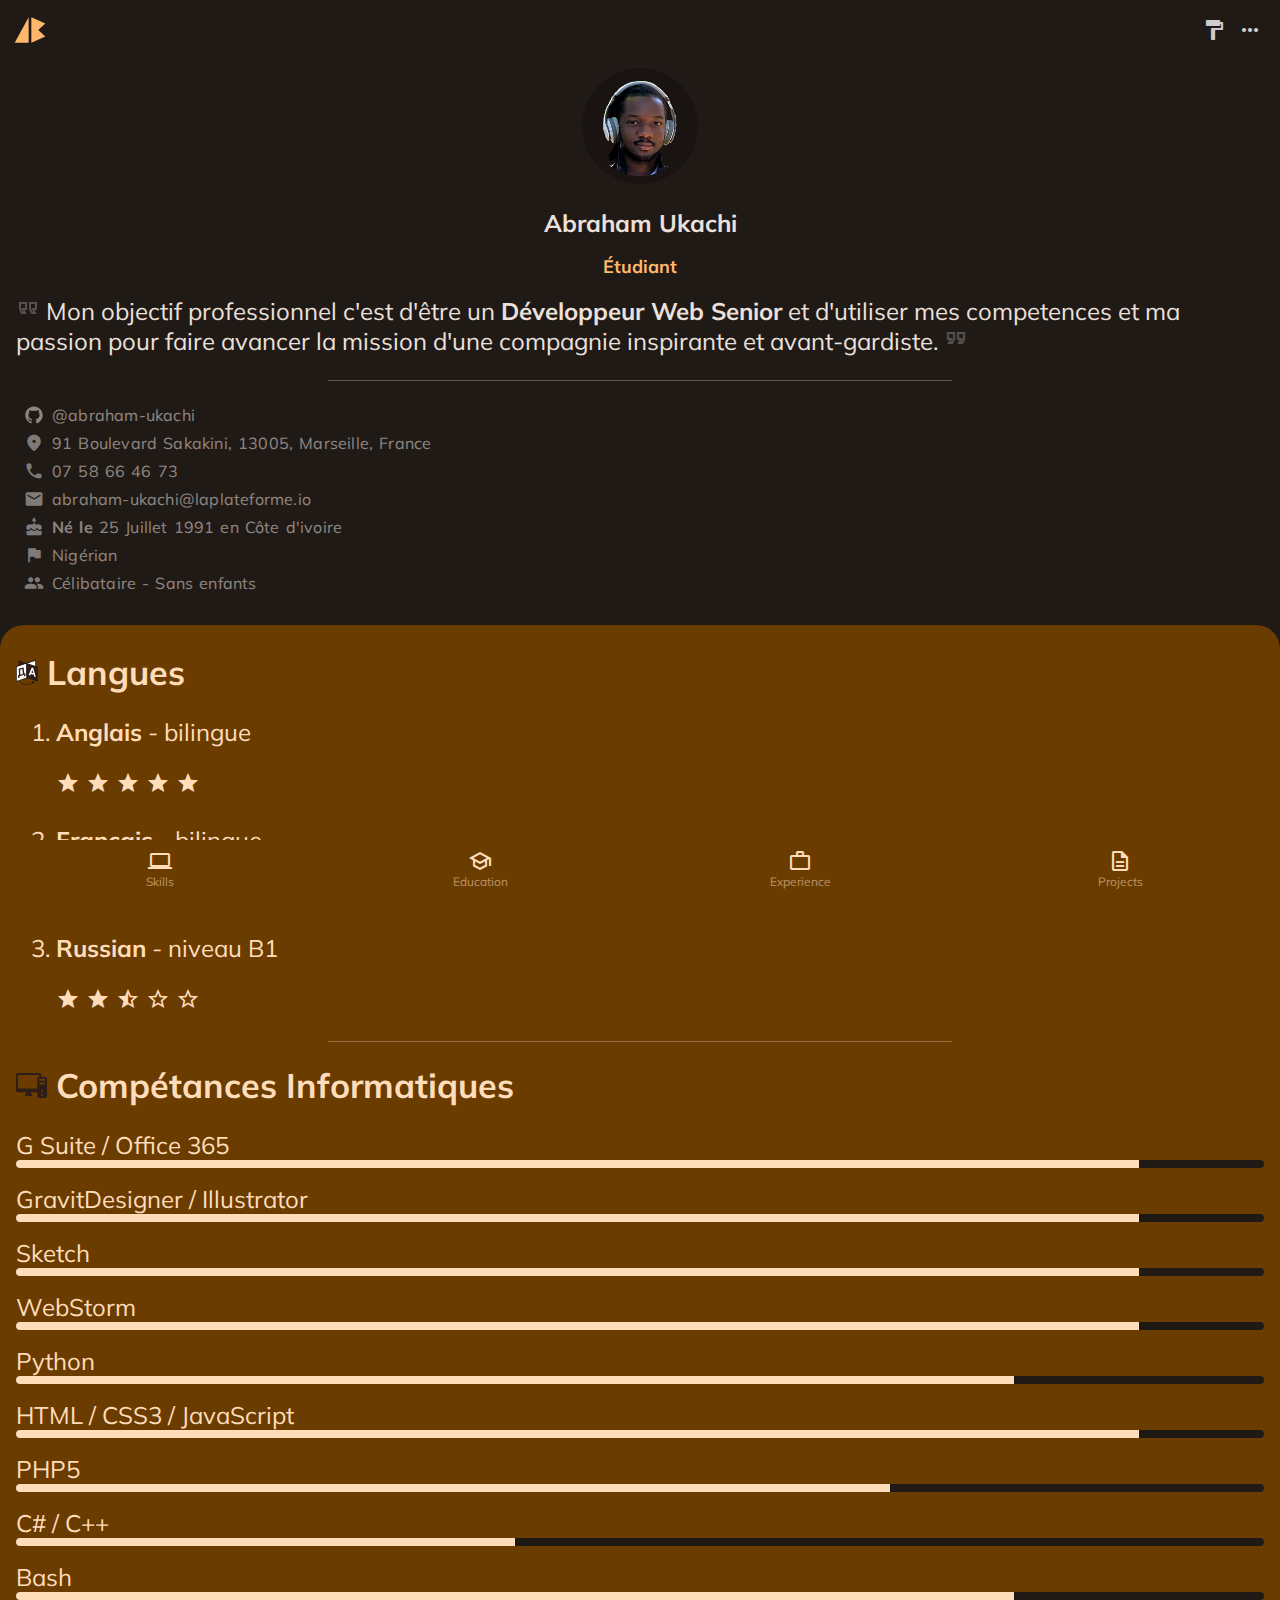
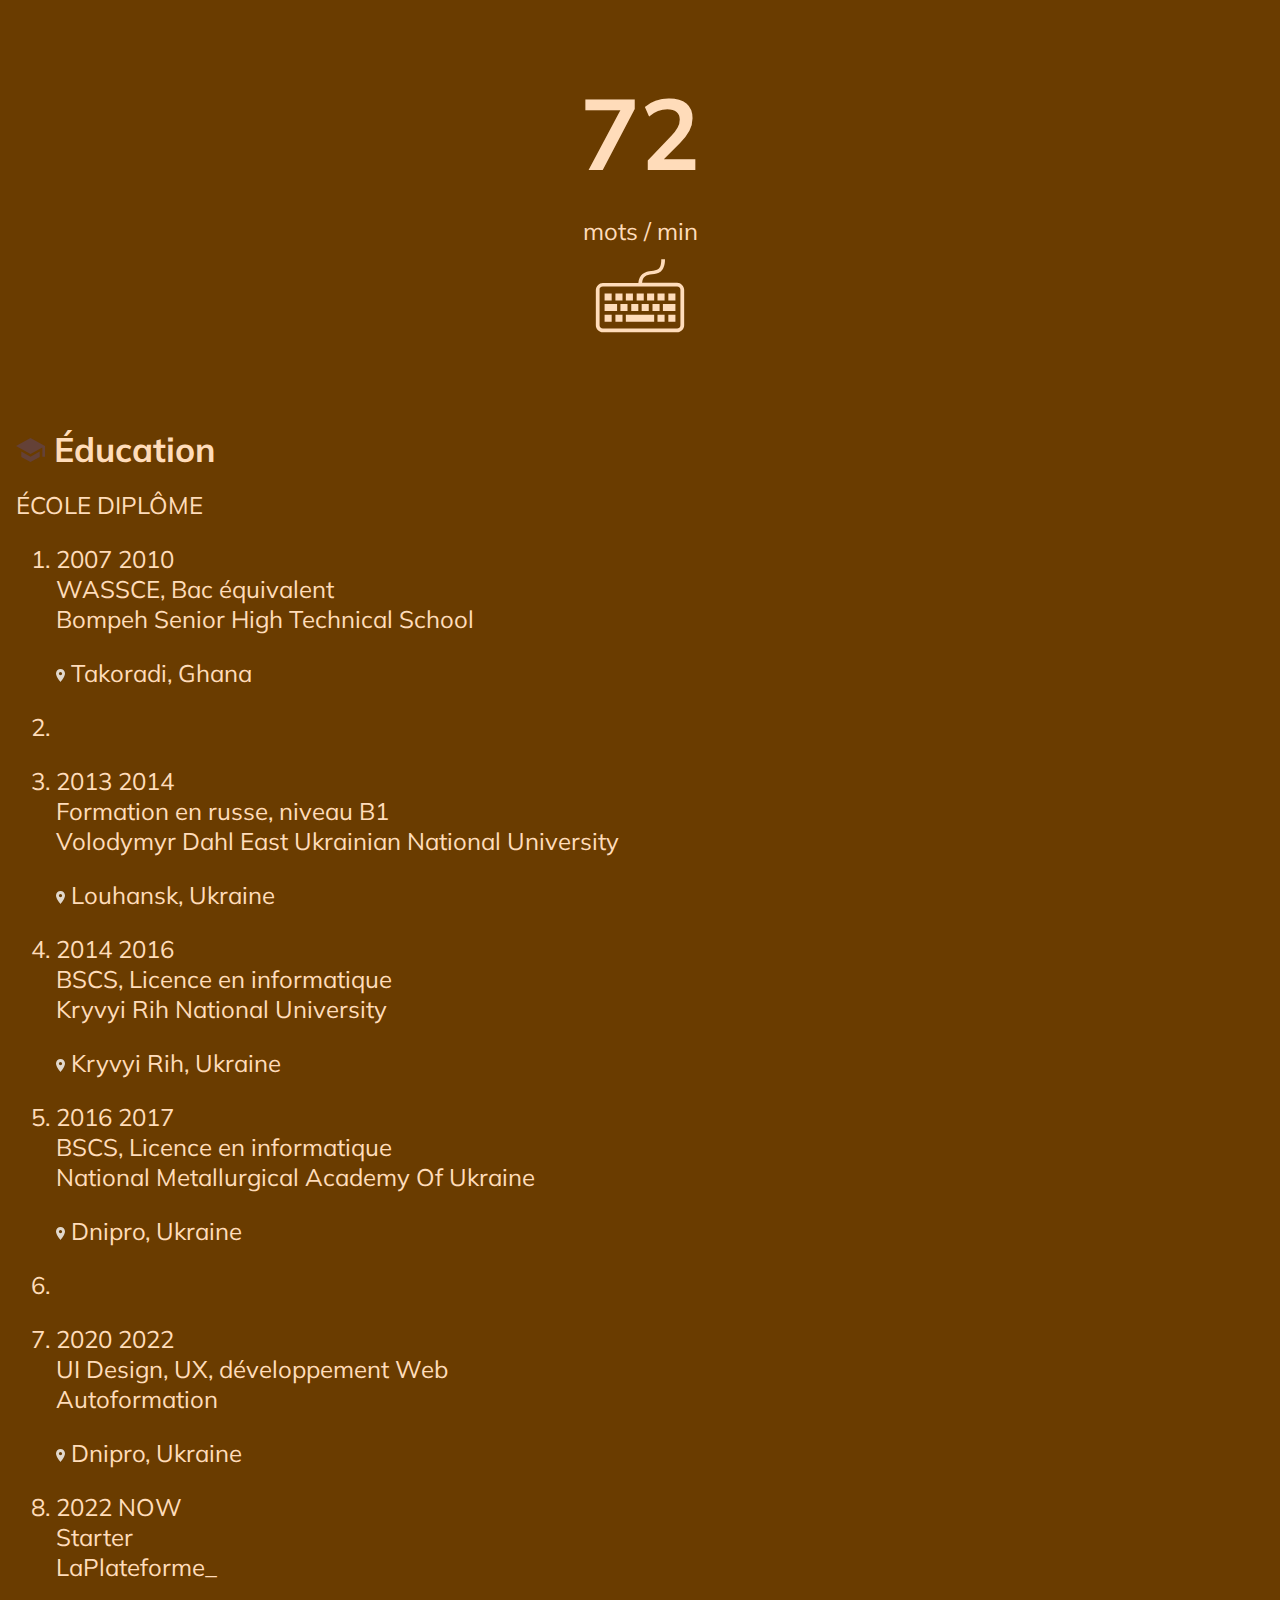
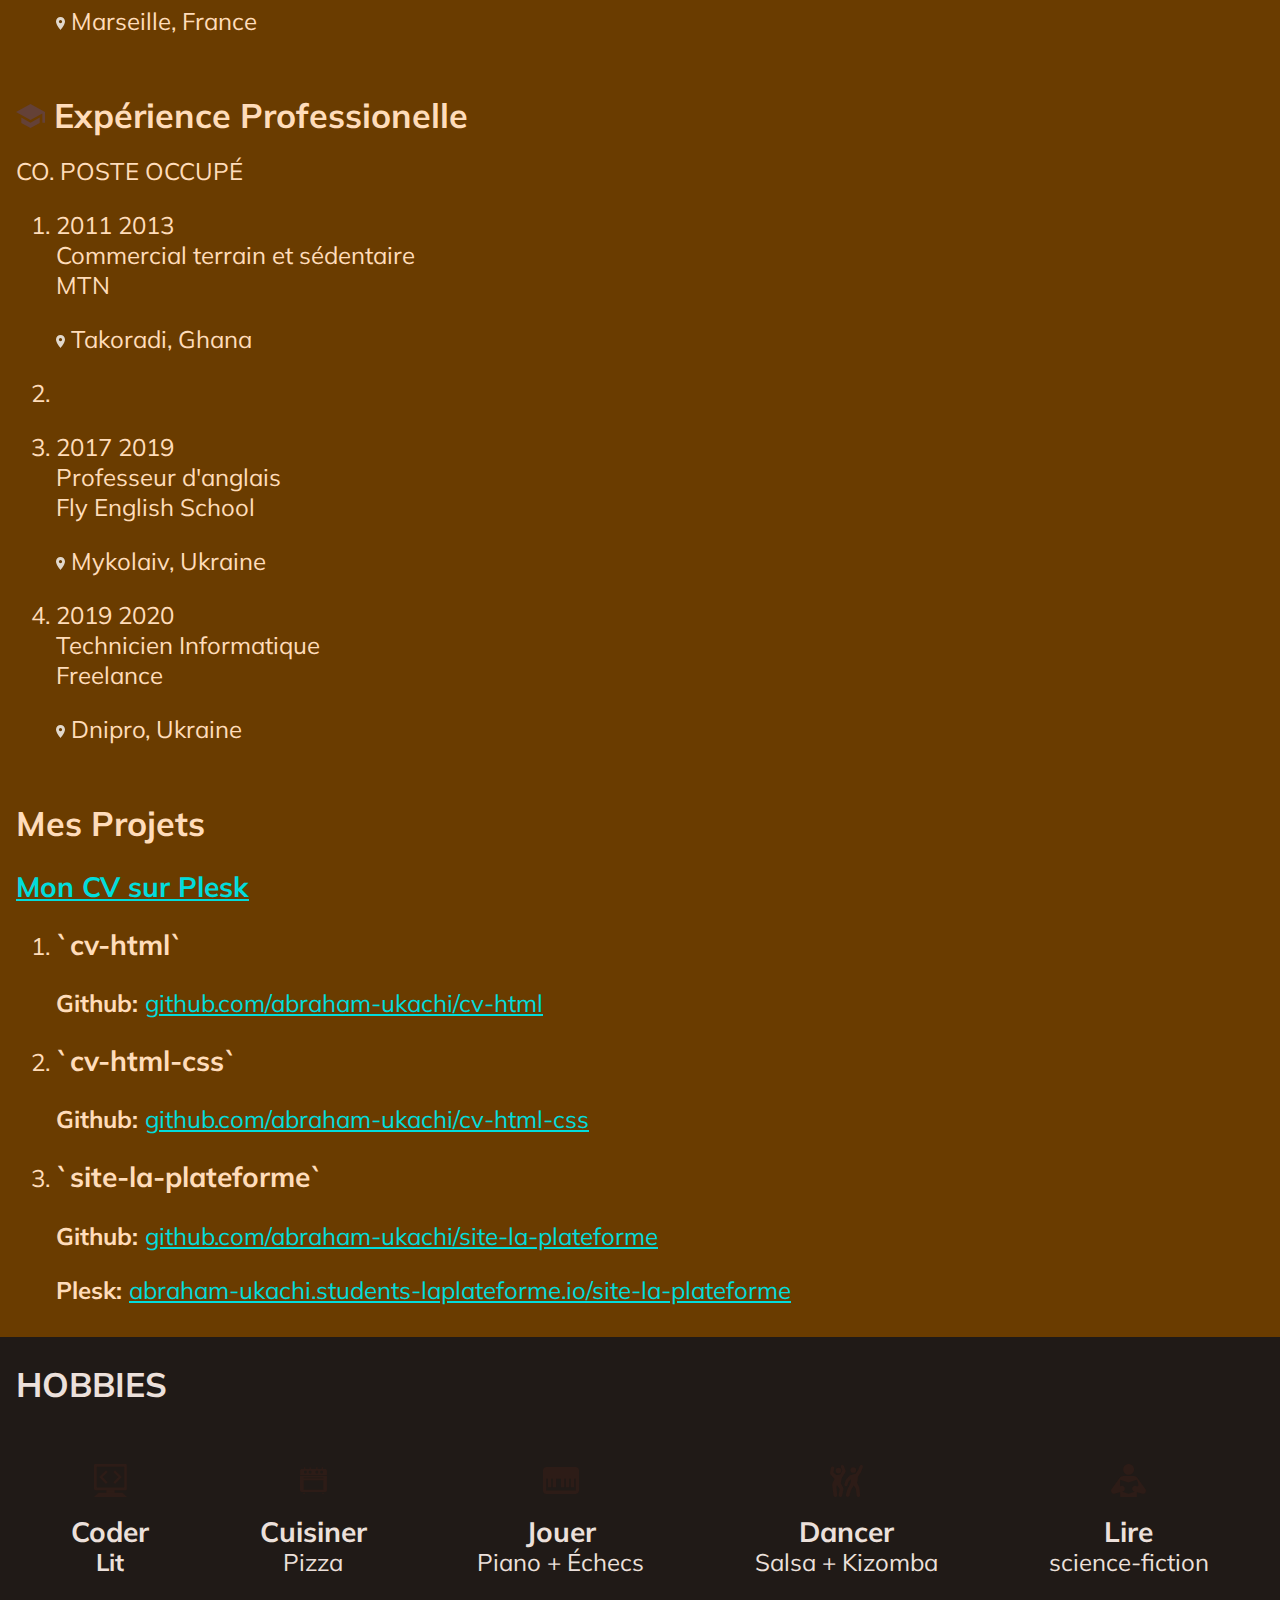
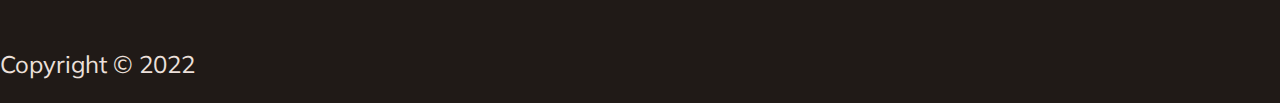
<file: index.html>
<!--
  ~ @license
  ~ abCV - static - Abraham's CV
  ~ Copyright (C) 2022 Abraham Ukachi
  ~ 
  ~ This program is free software: you can redistribute it and/or modify
  ~ it under the terms of the GNU General Public License as published by
  ~ the Free Software Foundation, either version 3 of the License, or
  ~ (at your option) any later version.
  ~ 
  ~ This program is distributed in the hope that it will be useful,
  ~ but WITHOUT ANY WARRANTY; without even the implied warranty of
  ~ MERCHANTABILITY or FITNESS FOR A PARTICULAR PURPOSE.  See the
  ~ GNU General Public License for more details.
  ~
-->

<!DOCTYPE html>
<html lang="fr">
  <!-- Head -->
  <head>
    
    <meta charset="utf-8">
    <meta name="generator" content="abCV">
    <meta http-equiv="x-ua-compatible" content="IE=edge,chrome=1">
    <meta name="viewport" content="width=device-width, minimum-scale=1.0, initial-scale=1.0, user-scalable=yes">
    <meta name="description" content="Static CV of Abraham Ukachi">
    
    <!-- MOTTO -->
    <meta name="motto" content="I'll always do more ;)">
    <!-- Check out my `ab-cv-app` project / repo on Github -->
    <meta name="ab-cv-app" content="https://github.com/abraham-ukachi/ab-cv-app/">

    <!-- Title -->
    <title>abCV</title>
   
    <!-- Fonts, Fonts, Fonts !!! -->
    <!-- NOTE: I really don't like doing it this way but I run outta time , soo....:( -->
    <link rel="preconnect" href="https://fonts.googleapis.com">
    <link rel="preconnect" href="https://fonts.gstatic.com" crossorigin>
    <!-- Mulish Font -->
    <link href="https://fonts.googleapis.com/css2?family=Mulish:wght@300;400;500;700&display=swap" rel="stylesheet">
    <!-- Roboto Font -->
    <link href='http://fonts.googleapis.com/css?family=Roboto:300,400,500,700' rel='stylesheet' type='text/css'>

    <!-- Material Icons - https://github.com/google/material-design-icons/tree/master/font -->
    <!-- https://material.io/resources/icons/?style=baseline -->
    <link href="https://fonts.googleapis.com/icon?family=Material+Icons" rel="stylesheet">


    <!-- Base -->
    <base href="/">

    <link rel="icon" href="assets/images/favicon.ico">

    <!-- See https://goo.gl/OOhYW5 -->
    <link rel="manifest" href="manifest.json">

    <!-- See https://goo.gl/qRE0vM -->
    <meta name="theme-color" content="#A67C52">

    <!-- Add to homescreen for Chrome on Android. Fallback for manifest.json -->
    <meta name="mobile-web-app-capable" content="yes">
    <meta name="application-name" content="abCV">

    <!-- Add to homescreen for Safari on iOS -->
    <meta name="apple-mobile-web-app-capable" content="yes">
    <meta name="apple-mobile-web-app-status-bar-style" content="default">
    <meta name="apple-mobile-web-app-title" content="abCV">

    <!-- Homescreen icons -->
    <link rel="apple-touch-icon" href="assets/images/manifest/icon-48x48.png">
    <link rel="apple-touch-icon" sizes="72x72" href="assets/images/manifest/icon-72x72.png">
    <link rel="apple-touch-icon" sizes="96x96" href="assets/images/manifest/icon-96x96.png">
    <link rel="apple-touch-icon" sizes="144x144" href="assets/images/manifest/icon-144x144.png">
    <link rel="apple-touch-icon" sizes="192x192" href="assets/images/manifest/icon-192x192.png">

    <!-- Stylesheet -->
    <link rel="stylesheet" href="cv-abraham-ukachi.css">
    
    <!-- Script -->
    <!-- <script src="script.js"></script> -->

  </head>
  
  <!-- Body -->
  <body class="theme dark" fullbleed>
    
    <!-- Layout -->
    <div id="layout">
    
      <!-- Header -->
      <div id="header">

        <!-- ToolBar -->
        <div id="toolbar" class="vertical flex-layout centered">
          <!-- ToolBar Container -->
          <div class="container horizontal flex-layout center">
            <!-- Logo -->
            <svg id="logo" xml:space="preserve" viewBox="0 0 24 24" width="24" height="24">
              <path d="m1.8 20.5 9.3-17v17zM22.2 7.7l-9.3-4.2v17l9.3-4.2-4.7-4.3z"/>
              <path d="m12.9 20.5 9.3-4.2-9.3-8.6z" opacity=".1"/>
            </svg>

            <!-- <span flex></span> -->

            <!-- Icon Buttons -->
            <div class="icon-buttons horizontal flex-layout">
              <!-- Theme - Icon Button -->
              <button id="themeIconButton" class="icon-button horizontal flex-layout centered" naked>
                <span class="material-icons-round md-light md-24">format_paint</span>
              </button>

              <!-- More - Icon Button -->
              <button id="moreIconButton" class="icon-button horizontal flex-layout centered" naked>
                <span class="material-icons md-light md-24">more_horiz</span>
                </button>

              </div>
            <!-- End of Icon Buttons -->

          </div>
          <!-- End of ToolBar Container -->
        </div>
        <!-- End of ToolBar -->
                

        <!-- Header Container -->
        <div class="container">

          <!-- Pic-Wrapper -->
          <!-- TODO: Rename `pic` to `avatar` -->
          <div class="pic-wrapper vertical flex-layout centered">
            <img id="pic" src="assets/pic.png"/>
          </div>

          <!-- Info-Wrapper -->
          <div class="info-wrapper">

            <div main class="info">
              <!-- Fullname -->
              <h1 id="fullname" class="txt-h1">Abraham Ukachi</h1>
              <!-- Job -->
              <span id="job" class="txt-subtitle1">Étudiant</span>
            </div>

            <div more class="info">
              <!-- Bio-Wrapper -->
              <div class="bio-wrapper">
                <!-- Open Quote -->
                <span class="quote-open material-icons md-24">format_quote</span>
                <!-- <img class="quotes open" src="assets/icons/quote-open-icon.svg" /> -->
                <!-- Bio -->
                <p id="bio">Mon objectif professionnel c'est d'être un <strong>Développeur Web Senior</strong> et d'utiliser mes competences et ma passion pour faire avancer la mission d'une compagnie inspirante et avant-gardiste.</p>
                <!-- Close Quote -->
                <span class="quote-close material-icons md-24">format_quote</span>
                <!-- <img class="quote-close" src="assets/icons/quote-close-icon.svg" /> -->

              </div>
              <!-- End of Bio-Wrapper -->

              <!-- Divider-Wrapper -->
              <span class="divider-wrapper"><span class="divider"></span></span>

              <!-- Contacts-Wrapper -->
              <div class="contacts-wrapper">
                <!-- Contacts Container -->
                <ul id="contacts" class="container">

                  <!-- Github -->
                  <li id="github" class="contact horizontal flex-layout">
                    <!-- <span class="material-icons-round icon">github</span> -->
                    <svg class="icon" viewBox="0 0 24 24" width="24" height="24"><path github/></svg>
                    <span class="txt-body2">@abraham-ukachi</span>
                  </li>
                  <!-- Address -->
                  <li id="address" class="contact horizontal flex-layout">
                    <span class="material-icons-round icon">place</span>
                    <span class="txt-body2">91 Boulevard Sakakini, 13005, Marseille, France</span>
                  </li>

                  <!-- Phonenumber -->
                  <li id="phonenumber" class="contact horizontal flex-layout">
                    <span class="material-icons-round icon">phone</span>
                    <span class="txt-body2">07 58 66 46 73</span>
                  </li>
  
                  <!-- Email -->
                  <li id="email" class="contact horizontal flex-layout">
                    <span class="material-icons-round icon">mail</span>
                    <span class="txt-body2">abraham-ukachi@laplateforme.io</span>
                  </li>
  
                  <!-- Date of Birth -->
                  <li id="dob" class="contact horizontal flex-layout">
                    <span class="material-icons-round icon">cake</span>
                    <span class="txt-body2"><strong>Né le</strong> 25 Juillet 1991 en Côte d'ivoire</span>
                  </li>

  
                  <!-- Nationality  -->
                  <li id="nationality" class="contact horizontal flex-layout">
                    <span class="material-icons-round icon">flag</span>
                    <span class="txt-body2">Nigérian</span>
                  </li>

  
                  <!-- Marital Status  -->
                  <li id="maritalStatus" class="contact horizontal flex-layout">
                    <span class="material-icons-round icon">group</span>
                    <span class="txt-body2">Célibataire - Sans enfants</span>
                  </li>

                </ul>
                <!-- End of Contacts Container -->
              </div>
              <!-- Contact-Wrapper -->
            </div>

          </div>
          <!-- End of Info Wrapper -->
        </div>
        <!-- End of Header Container -->
      
      </div>
      <!-- End of Header -->
    
      <!-- Content -->
      <!-- TODO: Try the <main> element here instead -->
      <div id="content" class="vertical flex-layout">

        <!-- [Skills] -->
        <section skills>
          <!-- Skills Container -->
          <div id="skillsContainer" class="container">
            
            <!-- Languages Skill -->
            <div class="skill languages">

              <!-- Title  -->
              <h2 id="skills" class="title">
                <img class="icon" src="assets/icons/language-icon.svg">
                <span>Langues</span>
              </h2>

              <!-- Data-Wrapper -->
              <div class="data-wrapper">

                <!-- Data -->
                <ol class="data">

                  <!-- English LanguageSkill -->
                  <li class="english language-skill">
                    <p><strong>Anglais</strong> - <span>bilingue</span></p>
                    <!-- FiveStars -->
                    <p class="five-stars">
                      <span class="material-icons star">star</span>
                      <span class="material-icons star">star</span>
                      <span class="material-icons star">star</span>
                      <span class="material-icons star">star</span>
                      <span class="material-icons star">star</span>
                    </p>
                    <!-- End of Stars -->
                  </li>
                  <!-- End of English LanguageSkill -->

                  <!-- French LanguageSkill -->
                  <li class="french language-skill">
                    <p><strong>Français</strong> - <span>bilingue</span></p>
                    <!-- FiveStars -->
                    <p class="five-stars">
                      <span class="material-icons star">star</span>
                      <span class="material-icons star">star</span>
                      <span class="material-icons star">star</span>
                      <span class="material-icons star">star</span>
                      <span class="material-icons star">star_half</span>
                    </p>
                    <!-- End of Stars -->
                  </li>
                  <!-- End of French LanguageSkill -->

                  <!-- Russian LanguageSkill -->
                  <li class="russian language-skill">
                    <p><strong>Russian</strong> - <span>niveau B1</span></p>
                    <!-- FiveStars -->
                    <p class="five-stars">
                      <span class="material-icons star">star</span>
                      <span class="material-icons star">star</span>
                      <span class="material-icons star">star_half</span>
                      <span class="material-icons star">star_outline</span>
                      <span class="material-icons star">star_outline</span>
                    </p>
                    <!-- End of Stars -->
                  </li>
                  <!-- End of French LanguageSkill -->

                </ol>
                <!-- End of Data -->

              </div>
              <!-- End of Data-Wrapper -->

            </div>
            <!-- End of Languages Skill -->
            
            <!-- Divider-Wrapper -->
            <span class="divider-wrapper"><span class="divider"></span></span>

            <!-- Computer Skill -->
            <div class="skill computer">

              <!-- Title -->
              <h2 class="title">
                <img class="icon" src="assets/icons/computer-icon.svg">
                <span>Compétances Informatiques</span>
              </h2>

              <!-- DataWrapper -->
              <div class="data-wrapper">

                <!-- Data -->
                <ul class="data" naked>

                  <!-- GSuite ComputerSkill -->
                  <li class="g-suite computer-skill">
                    <label for="gSuiteProgress">G Suite / Office 365</label>
                    <!-- G-Suite Progress  -->
                    <progress id="gSuiteProgress" class="progress" value="90" max="100"></progress>
                  </li>
                  <!-- End of GSuite ComputerSkill -->
                
                  
                  <!-- Illustrator ComputerSkill -->
                  <li class="illustrator computer-skill">
                    <label for="illustratorProgress">GravitDesigner / Illustrator</label>
                    <!-- GravitDesigner Progress  -->
                    <progress id="illustratorProgress" class="progress" value="90" max="100"></progress>
                  </li>
                  <!-- End of Illustrator ComputerSkill -->


                  <!-- Sketch ComputerSkill -->
                  <li class="sketch computer-skill">
                    <label for="sketchProgress">Sketch</label>
                    <!-- Sketch Progress  -->
                    <progress id="sketchProgress" class="progress" value="90" max="100"></progress>
                  </li>
                  <!-- End of Sketch ComputerSkill -->


                  <!-- WebStorm ComputerSkill -->
                  <li class="webstorm computer-skill">
                    <label for="webstormProgress">WebStorm</label>
                    <!-- WebStorm Progress  -->
                    <progress id="webstormProgress" class="progress" value="90" max="100"></progress>
                  </li>
                  <!-- End of WebStorm ComputerSkill -->

                  
                  <!-- Python ComputerSkill -->
                  <li class="python computer-skill">
                    <label for="pythonProgress">Python</label>
                    <!-- Python Progress  -->
                    <progress id="pythonProgress" class="progress" value="80" max="100"></progress>
                  </li>
                  <!-- End of Python ComputerSkill -->
                
                  
                  <!-- HtmlCss3JS ComputerSkill -->
                  <li class="HtmlCss3JS computer-skill">
                    <label for="HtmlCss3JSProgress">HTML / CSS3 / JavaScript</label>
                    <!-- HtmlCss3JS Progress  -->
                    <progress id="HtmlCss3JSProgress" class="progress" value="90" max="100"></progress>
                  </li>
                  <!-- End of HtmlCss3JS ComputerSkill -->
                
                  
                  <!-- PHP5 ComputerSkill -->
                  <li class="php5 computer-skill">
                    <label for="php5Progress">PHP5</label>
                    <!-- PHP5 Progress  -->
                    <progress id="php5Progress" class="progress" value="70" max="100"></progress>
                  </li>
                  <!-- End of PHP5 ComputerSkill -->

                  
                  <!-- C++ ComputerSkill -->
                  <li class="c-plus-plus computer-skill">
                    <label for="cPlusPlusProgress">C# / C++</label>
                    <!-- C++ Progress  -->
                    <progress id="cPlusPlusProgress" class="progress" value="40" max="100"></progress>
                  </li>
                  <!-- End of C++ ComputerSkill -->

                  
                  <!-- Bash ComputerSkill -->
                  <li class="bash computer-skill">
                    <label for="bashProgress">Bash</label>
                    <!-- Bash Progress  -->
                    <progress id="bashProgress" class="progress" value="80" max="100"></progress>
                  </li>
                  <!-- End of Bash ComputerSkill -->

                </ul>
                <!-- End of Data -->
              </div>
              <!-- End of DataWrapper -->
            </div>
            <!-- End of Computer Skill -->

            <!-- Typing Skill -->
            <div class="skill typing">
              <!-- WPM-Wrapper -->
              <div class="wpm-wrapper vertical flex-layout centered">
                
                <!-- WPM -->
                <h1 id="wpm">72</h1>
                <!-- word / min -->
                <p>mots / min</p>
                <!-- Keyboard Icon -->
                <svg class="icon" viewBox="0 0 24 24" width="24" height="24"><path keyboard /></svg>

              </div>
              <!-- WPM-Wrapper -->
            </div>
            <!-- End of Typing Skill -->

          </div>
          <!-- End of Skills Container -->
        </section>
        <!-- End of [Skills] -->
        
        <!-- [Education]  -->
        <section education>
          <!-- Education Container -->
          <div id="educationContainer" class="container">
            
            <!-- Title  -->
            <h2 id="education" class="title">
              <img class="icon" src="assets/icons/school-icon.svg">
              <span>Éducation</span>
            </h2>
            <!-- End of Title -->

            <!-- Education Timeline | Data-Wrapper -->
            <div id="educatonTimeline" class="timeline data-wrapper">
              <!-- Captions -->
              <div class="captions">
                <!-- [Caption] -->
                <span caption>ÉCOLE</span>
                <!-- [Caption] -->
                <span caption>DIPLÔME</span>
              </div>
              <!-- End of Captions -->
              
              <!-- Content List -->
              <ol class="content list">

                <!-- Period = 2007-2010 -->
                <li class="period">
                
                  <!-- Time -->
                  <div class="time">
                    <!-- Year | From -->
                    <span class="year" from>2007</span>
                    <!-- Year | To -->
                    <span class="year" to>2010</span>
                  </div>
                  <!-- End of Time -->
                  
                  <!-- Distance -->
                  <div class="distance">
                  
                    <!-- [circle] -->
                    <span circle></span>
                    <!-- End of [circle] -->
                    <!-- [arrow] -->
                    <span arrow>
                      <!-- Left Arrow-Part -->
                      <span class="arrow-part left"></span>
                      <!-- Center Arrow-Part -->
                      <span class="arrow-part center"></span>
                      <!-- Right Arrow-Part -->
                      <span class="arrow-part right"></span>
                    </span>
                    <!-- End of [arrow] -->
                    
                    <!-- [circle] -->
                    <span circle></span>
                    <!-- End of [circle] -->
                    
                  </div>
                  <!-- End of Distance -->
                  
                  <!-- Degree -->
                  <div class="degree">
                  
                    <!-- Label-Wrapper -->
                    <div class="label-wrapper">
                      <!-- Label -->
                      <span class="label">WASSCE, Bac équivalent</span>
                      <!-- End of Label -->
                    </div>
                    <!-- End of Label-Wrapper -->
                    
                  </div>
                  <!-- End of Degree -->
                  
                  <!-- School -->
                  <div class="school">
                    <!-- [arrow] -->
                    <span arrow></span>
                    <!-- End of [arrow] -->
                    
                    <!-- Label-Wrapper -->
                    <div class="label-wrapper">
                      <!-- Label -->
                      <span class="label">Bompeh Senior High Technical School</span>
                      <!-- End of Label -->
                    </div>
                    <!-- End of Label-Wrapper -->
                      
                    <!-- Plants :) -->
                    <div class="plants">
                      <!-- Left Plant -->
                      <span class="plant left"></span>
                      <!-- Right Plant -->
                      <span class="plant right"></span>
                    </div>
                    <!-- End of Plants :) -->
                      
                  </div>
                  <!-- End of School -->
                  
                  <!-- Location -->
                  <div class="location">
                    <!-- Label Wrapper -->
                    <p class="label-wrapper">
                      <!-- Icon -->
                      <img class="icon" src="assets/icons/location-icon.svg">
                      <!-- Place -->
                      <span class="place">Takoradi, Ghana</span>
                    </p>
                    <!-- End of Label Wrapper -->
                    
                  </div>
                  <!-- End of Location -->
                   
                </li>
                <!-- End of Period = 2007-2010 -->


                <!-- Period = BLANK -->
                <li class="period blank">
                
                  <!-- Time -->
                  <div class="time"></div>
                  <!-- End of Time -->
                  
                  <!-- Distance -->
                  <div class="distance"></div>
                  <!-- End of Distance -->
                  
                  <!-- Degree -->
                  <div class="degree"></div>
                  <!-- End of Degree -->
                  
                  <!-- School -->
                  <div class="school">
                    <!-- [arrow] -->
                    <span arrow></span>
                    <!-- End of [arrow] -->
                  </div>
                  <!-- End of School -->
                  
                  <!-- Location -->
                  <div class="location"></div>
                  <!-- End of Location -->
                   
                </li>
                <!-- End of Period = BLANK -->
                
                <!-- Period = 2013-2014 -->
                <li class="period">
                
                  <!-- Time -->
                  <div class="time">
                    <!-- Year | From -->
                    <span class="year" from>2013</span>
                    <!-- Year | To -->
                    <span class="year" to>2014</span>
                  </div>
                  <!-- End of Time -->
                  
                  <!-- Distance -->
                  <div class="distance">
                  
                    <!-- [circle] -->
                    <span circle></span>
                    <!-- End of [circle] -->
                    <!-- [arrow] -->
                    <span arrow>
                      <!-- Left Arrow-Part -->
                      <span class="arrow-part left"></span>
                      <!-- Center Arrow-Part -->
                      <span class="arrow-part center"></span>
                      <!-- Right Arrow-Part -->
                      <span class="arrow-part right"></span>
                    </span>
                    <!-- End of [arrow] -->
                    
                    <!-- [circle] -->
                    <span circle></span>
                    <!-- End of [circle] -->
                    
                  </div>
                  <!-- End of Distance -->
                  
                  <!-- Degree -->
                  <div class="degree">
                  
                    <!-- Label-Wrapper -->
                    <div class="label-wrapper">
                      <!-- Label -->
                      <span class="label">Formation en russe, niveau B1</span>
                      <!-- End of Label -->
                    </div>
                    <!-- End of Label-Wrapper -->
                    
                  </div>
                  <!-- End of Degree -->
                  
                  <!-- School -->
                  <div class="school">
                    <!-- [arrow] -->
                    <span arrow></span>
                    <!-- End of [arrow] -->
                    
                    <!-- Label-Wrapper -->
                    <div class="label-wrapper">
                      <!-- Label -->
                      <span class="label">Volodymyr Dahl East Ukrainian National University</span>
                      <!-- End of Label -->
                    </div>
                    <!-- End of Label-Wrapper -->
                      
                    <!-- Plants :) -->
                    <div class="plants">
                      <!-- Left Plant -->
                      <span class="plant left"></span>
                      <!-- Right Plant -->
                      <span class="plant right"></span>
                    </div>
                    <!-- End of Plants :) -->
                      
                  </div>
                  <!-- End of School -->
                  
                  <!-- Location -->
                  <div class="location">
                    <!-- Label Wrapper -->
                    <p class="label-wrapper">
                      <!-- Icon -->
                      <img class="icon" src="assets/icons/location-icon.svg">
                      <!-- Place -->
                      <span class="place">Louhansk, Ukraine</span>
                    </p>
                    <!-- End of Label Wrapper -->

                  </div>
                  <!-- End of Location -->
                  
                </li>
                <!-- End of Period = 2013-2014 -->
                

                <!-- Period = 2014-2016 -->
                <li class="period">
                
                  <!-- Time -->
                  <div class="time">
                    <!-- Year | From -->
                    <span class="year" from>2014</span>
                    <!-- Year | To -->
                    <span class="year" to>2016</span>
                  </div>
                  <!-- End of Time -->
                  
                  <!-- Distance -->
                  <div class="distance">
                  
                    <!-- [circle] -->
                    <span circle></span>
                    <!-- End of [circle] -->
                    <!-- [arrow] -->
                    <span arrow>
                      <!-- Left Arrow-Part -->
                      <span class="arrow-part left"></span>
                      <!-- Center Arrow-Part -->
                      <span class="arrow-part center"></span>
                      <!-- Right Arrow-Part -->
                      <span class="arrow-part right"></span>
                    </span>
                    <!-- End of [arrow] -->
                    
                    <!-- [circle] -->
                    <span circle></span>
                    <!-- End of [circle] -->
                    
                  </div>
                  <!-- End of Distance -->
                  
                  <!-- Degree -->
                  <div class="degree">
                  
                    <!-- Label-Wrapper -->
                    <div class="label-wrapper">
                      <!-- Label -->
                      <span class="label">BSCS, Licence en informatique</span>
                      <!-- End of Label -->
                    </div>
                    <!-- End of Label-Wrapper -->
                    
                  </div>
                  <!-- End of Degree -->
                  
                  <!-- School -->
                  <div class="school">
                    <!-- [arrow] -->
                    <span arrow></span>
                    <!-- End of [arrow] -->
                    
                    <!-- Label-Wrapper -->
                    <div class="label-wrapper">
                      <!-- Label -->
                      <span class="label">Kryvyi Rih National University</span>
                      <!-- End of Label -->
                    </div>
                    <!-- End of Label-Wrapper -->
                      
                    <!-- Plants :) -->
                    <div class="plants">
                      <!-- Left Plant -->
                      <span class="plant left"></span>
                      <!-- Right Plant -->
                      <span class="plant right"></span>
                    </div>
                    <!-- End of Plants :) -->
                      
                  </div>
                  <!-- End of School -->
                  
                  <!-- Location -->
                  <div class="location">
                    <!-- Label Wrapper -->
                    <p class="label-wrapper">
                      <!-- Icon -->
                      <img class="icon" src="assets/icons/location-icon.svg">
                      <!-- Place -->
                      <span class="place">Kryvyi Rih, Ukraine</span>
                    </p>
                    <!-- End of Label Wrapper -->

                  </div>
                  <!-- End of Location -->
                  
                </li>
                <!-- End of Period = 2014-2016 -->


                <!-- Period = 2016-2017 -->
                <li class="period">
                
                  <!-- Time -->
                  <div class="time">
                    <!-- Year | From -->
                    <span class="year" from>2016</span>
                    <!-- Year | To -->
                    <span class="year" to>2017</span>
                  </div>
                  <!-- End of Time -->
                  
                  <!-- Distance -->
                  <div class="distance">
                  
                    <!-- [circle] -->
                    <span circle></span>
                    <!-- End of [circle] -->
                    <!-- [arrow] -->
                    <span arrow>
                      <!-- Left Arrow-Part -->
                      <span class="arrow-part left"></span>
                      <!-- Center Arrow-Part -->
                      <span class="arrow-part center"></span>
                      <!-- Right Arrow-Part -->
                      <span class="arrow-part right"></span>
                    </span>
                    <!-- End of [arrow] -->
                    
                    <!-- [circle] -->
                    <span circle></span>
                    <!-- End of [circle] -->
                    
                  </div>
                  <!-- End of Distance -->
                  
                  <!-- Degree -->
                  <div class="degree">
                  
                    <!-- Label-Wrapper -->
                    <div class="label-wrapper">
                      <!-- Label -->
                      <span class="label">BSCS, Licence en informatique</span>
                      <!-- End of Label -->
                    </div>
                    <!-- End of Label-Wrapper -->
                    
                  </div>
                  <!-- End of Degree -->
                  
                  <!-- School -->
                  <div class="school">
                    <!-- [arrow] -->
                    <span arrow></span>
                    <!-- End of [arrow] -->
                    
                    <!-- Label-Wrapper -->
                    <div class="label-wrapper">
                      <!-- Label -->
                      <span class="label">National Metallurgical Academy Of Ukraine</span>
                      <!-- End of Label -->
                    </div>
                    <!-- End of Label-Wrapper -->
                      
                    <!-- Plants :) -->
                    <div class="plants">
                      <!-- Left Plant -->
                      <span class="plant left"></span>
                      <!-- Right Plant -->
                      <span class="plant right"></span>
                    </div>
                    <!-- End of Plants :) -->
                      
                  </div>
                  <!-- End of School -->
                  
                  <!-- Location -->
                  <div class="location">
                    <!-- Label Wrapper -->
                    <p class="label-wrapper">
                      <!-- Icon -->
                      <img class="icon" src="assets/icons/location-icon.svg">
                      <!-- Place -->
                      <span class="place">Dnipro, Ukraine</span>
                    </p>
                    <!-- End of Label Wrapper -->

                  </div>
                  <!-- End of Location -->
                  
                </li>
                <!-- End of Period = 2016-2017 -->

                

                <!-- Period = BLANK -->
                <li class="period blank">
                
                  <!-- Time -->
                  <div class="time"></div>
                  <!-- End of Time -->
                  
                  <!-- Distance -->
                  <div class="distance"></div>
                  <!-- End of Distance -->
                  
                  <!-- Degree -->
                  <div class="degree"></div>
                  <!-- End of Degree -->
                  
                  <!-- School -->
                  <div class="school">
                    <!-- [arrow] -->
                    <span arrow></span>
                    <!-- End of [arrow] -->
                  </div>
                  <!-- End of School -->
                  
                  <!-- Location -->
                  <div class="location"></div>
                  <!-- End of Location -->
                   
                </li>
                <!-- End of Period = BLANK -->


                <!-- Period = 2020-2022 -->
                <li class="period">
                
                  <!-- Time -->
                  <div class="time">
                    <!-- Year | From -->
                    <span class="year" from>2020</span>
                    <!-- Year | To -->
                    <span class="year" to>2022</span>
                  </div>
                  <!-- End of Time -->
                  
                  <!-- Distance -->
                  <div class="distance">
                  
                    <!-- [circle] -->
                    <span circle></span>
                    <!-- End of [circle] -->
                    <!-- [arrow] -->
                    <span arrow>
                      <!-- Left Arrow-Part -->
                      <span class="arrow-part left"></span>
                      <!-- Center Arrow-Part -->
                      <span class="arrow-part center"></span>
                      <!-- Right Arrow-Part -->
                      <span class="arrow-part right"></span>
                    </span>
                    <!-- End of [arrow] -->
                    
                    <!-- [circle] -->
                    <span circle></span>
                    <!-- End of [circle] -->
                    
                  </div>
                  <!-- End of Distance -->
                  
                  <!-- Degree -->
                  <div class="degree">
                  
                    <!-- Label-Wrapper -->
                    <div class="label-wrapper">
                      <!-- Label -->
                      <span class="label">UI Design, UX, développement Web</span>
                      <!-- End of Label -->
                    </div>
                    <!-- End of Label-Wrapper -->
                    
                  </div>
                  <!-- End of Degree -->
                  
                  <!-- School -->
                  <div class="school">
                    <!-- [arrow] -->
                    <span arrow></span>
                    <!-- End of [arrow] -->
                    
                    <!-- Label-Wrapper -->
                    <div class="label-wrapper">
                      <!-- Label -->
                      <span class="label">Autoformation</span>
                      <!-- End of Label -->
                    </div>
                    <!-- End of Label-Wrapper -->
                      
                    <!-- Plants :) -->
                    <div class="plants">
                      <!-- Left Plant -->
                      <span class="plant left"></span>
                      <!-- Right Plant -->
                      <span class="plant right"></span>
                    </div>
                    <!-- End of Plants :) -->
                      
                  </div>
                  <!-- End of School -->
                  
                  <!-- Location -->
                  <div class="location">
                    <!-- Label Wrapper -->
                    <p class="label-wrapper">
                      <!-- Icon -->
                      <img class="icon" src="assets/icons/location-icon.svg">
                      <!-- Place -->
                      <span class="place">Dnipro, Ukraine</span>
                    </p>
                    <!-- End of Label Wrapper -->

                  </div>
                  <!-- End of Location -->
                  
                </li>
                <!-- End of Period = 2020-2022 -->


                <!-- Period = 2022-NOW -->
                <li class="period">
                
                  <!-- Time -->
                  <div class="time">
                    <!-- Year | From -->
                    <span class="year" from>2022</span>
                    <!-- Year | To -->
                    <span class="year" to>NOW</span>
                  </div>
                  <!-- End of Time -->
                  
                  <!-- Distance -->
                  <div class="distance">
                  
                    <!-- [circle] -->
                    <span circle></span>
                    <!-- End of [circle] -->
                    <!-- [arrow] -->
                    <span arrow>
                      <!-- Left Arrow-Part -->
                      <span class="arrow-part left"></span>
                      <!-- Center Arrow-Part -->
                      <span class="arrow-part center"></span>
                      <!-- Right Arrow-Part -->
                      <span class="arrow-part right"></span>
                    </span>
                    <!-- End of [arrow] -->
                    
                    <!-- [circle] -->
                    <span circle></span>
                    <!-- End of [circle] -->
                    
                  </div>
                  <!-- End of Distance -->
                  
                  <!-- Degree -->
                  <div class="degree">
                  
                    <!-- Label-Wrapper -->
                    <div class="label-wrapper">
                      <!-- Label -->
                      <span class="label">Starter</span>
                      <!-- End of Label -->
                    </div>
                    <!-- End of Label-Wrapper -->
                    
                  </div>
                  <!-- End of Degree -->
                  
                  <!-- School -->
                  <div class="school">
                    <!-- [arrow] -->
                    <span arrow></span>
                    <!-- End of [arrow] -->
                    
                    <!-- Label-Wrapper -->
                    <div class="label-wrapper">
                      <!-- Label -->
                      <span class="label">LaPlateforme_</span>
                      <!-- End of Label -->
                    </div>
                    <!-- End of Label-Wrapper -->
                      
                    <!-- Plants :) -->
                    <div class="plants">
                      <!-- Left Plant -->
                      <span class="plant left"></span>
                      <!-- Right Plant -->
                      <span class="plant right"></span>
                    </div>
                    <!-- End of Plants :) -->
                      
                  </div>
                  <!-- End of School -->
                  
                  <!-- Location -->
                  <div class="location">
                    <!-- Label Wrapper -->
                    <p class="label-wrapper">
                      <!-- Icon -->
                      <img class="icon" src="assets/icons/location-icon.svg">
                      <!-- Place -->
                      <span class="place">Marseille, France</span>
                    </p>
                    <!-- End of Label Wrapper -->

                  </div>
                  <!-- End of Location -->
                  
                </li>
                <!-- End of Period = 2020-NOW -->

              </ol>
              <!-- End of Content List -->
              
            </div>
            <!-- End of Education Timeline | Data-Wrapper -->
            
          </div>
          <!-- End of Education Container -->
        </section>
        <!-- End of [Education]  -->

        <!-- [Work]  -->
        <section work>
          <!-- Work Container -->
          <div id="workContainer" class="container">
            
            <!-- Title  -->
            <h2 id="experience" class="title">
              <img class="icon" src="assets/icons/school-icon.svg">
              <span>Expérience Professionelle</span>
            </h2>
            <!-- End of Title -->

            <!-- Work Timeline | Data-Wrapper -->
            <div id="workTimeline" class="timeline data-wrapper">
              <!-- Captions -->
              <div class="captions">
                <!-- [Caption] -->
                <span caption>CO.</span>
                <!-- [Caption] -->
                <span caption>POSTE OCCUPÉ</span>
              </div>
              <!-- End of Captions -->
              
              <!-- Content List -->
              <ol class="content list">

                <!-- Period = 2011-2013 -->
                <li class="period">
                
                  <!-- Time -->
                  <div class="time">
                    <!-- Year | From -->
                    <span class="year" from>2011</span>
                    <!-- Year | To -->
                    <span class="year" to>2013</span>
                  </div>
                  <!-- End of Time -->
                  
                  <!-- Distance -->
                  <div class="distance">
                  
                    <!-- [circle] -->
                    <span circle></span>
                    <!-- End of [circle] -->
                    <!-- [arrow] -->
                    <span arrow>
                      <!-- Left Arrow-Part -->
                      <span class="arrow-part left"></span>
                      <!-- Center Arrow-Part -->
                      <span class="arrow-part center"></span>
                      <!-- Right Arrow-Part -->
                      <span class="arrow-part right"></span>
                    </span>
                    <!-- End of [arrow] -->
                    
                    <!-- [circle] -->
                    <span circle></span>
                    <!-- End of [circle] -->
                    
                  </div>
                  <!-- End of Distance -->
                  
                  <!-- Job -->
                  <div class="job">
                  
                    <!-- Label-Wrapper -->
                    <div class="label-wrapper">
                      <!-- Label -->
                      <span class="label">Commercial terrain et sédentaire</span>
                      <!-- End of Label -->
                    </div>
                    <!-- End of Label-Wrapper -->
                    
                  </div>
                  <!-- End of Job -->
                  
                  <!-- Company -->
                  <div class="company">
                    <!-- [arrow] -->
                    <span arrow></span>
                    <!-- End of [arrow] -->
                    
                    <!-- Label-Wrapper -->
                    <div class="label-wrapper">
                      <!-- Label -->
                      <span class="label">MTN</span>
                      <!-- End of Label -->
                    </div>
                    <!-- End of Label-Wrapper -->
                      
                    <!-- Plants :) -->
                    <div class="plants">
                      <!-- Left Plant -->
                      <span class="plant left"></span>
                      <!-- Right Plant -->
                      <span class="plant right"></span>
                    </div>
                    <!-- End of Plants :) -->
                      
                  </div>
                  <!-- End of Company -->
                  
                  <!-- Location -->
                  <div class="location">
                    <!-- Label Wrapper -->
                    <p class="label-wrapper">
                      <!-- Icon -->
                      <img class="icon" src="assets/icons/location-icon.svg">
                      <!-- Place -->
                      <span class="place">Takoradi, Ghana</span>
                    </p>
                    <!-- End of Label Wrapper -->
                    
                  </div>
                  <!-- End of Location -->
                   
                </li>
                <!-- End of Period = 2011-2013 -->


                <!-- Period = BLANK -->
                <li class="period blank">
                
                  <!-- Time -->
                  <div class="time"></div>
                  <!-- End of Time -->
                  
                  <!-- Distance -->
                  <div class="distance"></div>
                  <!-- End of Distance -->
                  
                  <!-- Job -->
                  <div class="job"></div>
                  <!-- End of Job -->
                  
                  <!-- Company -->
                  <div class="company">
                    <!-- [arrow] -->
                    <span arrow></span>
                    <!-- End of [arrow] -->
                  </div>
                  <!-- End of Company -->
                  
                  <!-- Location -->
                  <div class="location"></div>
                  <!-- End of Location -->
                   
                </li>
                <!-- End of Period = BLANK -->
                
                <!-- Period = 2017-2019 -->
                <li class="period">
                
                  <!-- Time -->
                  <div class="time">
                    <!-- Year | From -->
                    <span class="year" from>2017</span>
                    <!-- Year | To -->
                    <span class="year" to>2019</span>
                  </div>
                  <!-- End of Time -->
                  
                  <!-- Distance -->
                  <div class="distance">
                  
                    <!-- [circle] -->
                    <span circle></span>
                    <!-- End of [circle] -->
                    <!-- [arrow] -->
                    <span arrow>
                      <!-- Left Arrow-Part -->
                      <span class="arrow-part left"></span>
                      <!-- Center Arrow-Part -->
                      <span class="arrow-part center"></span>
                      <!-- Right Arrow-Part -->
                      <span class="arrow-part right"></span>
                    </span>
                    <!-- End of [arrow] -->
                    
                    <!-- [circle] -->
                    <span circle></span>
                    <!-- End of [circle] -->
                    
                  </div>
                  <!-- End of Distance -->
                  
                  <!-- Job -->
                  <div class="job">
                  
                    <!-- Label-Wrapper -->
                    <div class="label-wrapper">
                      <!-- Label -->
                      <span class="label">Professeur d'anglais</span>
                      <!-- End of Label -->
                    </div>
                    <!-- End of Label-Wrapper -->
                    
                  </div>
                  <!-- End of Job -->
                  
                  <!-- Company -->
                  <div class="company">
                    <!-- [arrow] -->
                    <span arrow></span>
                    <!-- End of [arrow] -->
                    
                    <!-- Label-Wrapper -->
                    <div class="label-wrapper">
                      <!-- Label -->
                      <span class="label">Fly English School</span>
                      <!-- End of Label -->
                    </div>
                    <!-- End of Label-Wrapper -->
                      
                    <!-- Plants :) -->
                    <div class="plants">
                      <!-- Left Plant -->
                      <span class="plant left"></span>
                      <!-- Right Plant -->
                      <span class="plant right"></span>
                    </div>
                    <!-- End of Plants :) -->
                      
                  </div>
                  <!-- End of Company -->
                  
                  <!-- Location -->
                  <div class="location">
                    <!-- Label Wrapper -->
                    <p class="label-wrapper">
                      <!-- Icon -->
                      <img class="icon" src="assets/icons/location-icon.svg">
                      <!-- Place -->
                      <span class="place">Mykolaiv, Ukraine</span>
                    </p>
                    <!-- End of Label Wrapper -->

                  </div>
                  <!-- End of Location -->
                  
                </li>
                <!-- End of Period = 2017-2019 -->
                

                <!-- Period = 2019-2020 -->
                <li class="period">
                
                  <!-- Time -->
                  <div class="time">
                    <!-- Year | From -->
                    <span class="year" from>2019</span>
                    <!-- Year | To -->
                    <span class="year" to>2020</span>
                  </div>
                  <!-- End of Time -->
                  
                  <!-- Distance -->
                  <div class="distance">
                  
                    <!-- [circle] -->
                    <span circle></span>
                    <!-- End of [circle] -->
                    <!-- [arrow] -->
                    <span arrow>
                      <!-- Left Arrow-Part -->
                      <span class="arrow-part left"></span>
                      <!-- Center Arrow-Part -->
                      <span class="arrow-part center"></span>
                      <!-- Right Arrow-Part -->
                      <span class="arrow-part right"></span>
                    </span>
                    <!-- End of [arrow] -->
                    
                    <!-- [circle] -->
                    <span circle></span>
                    <!-- End of [circle] -->
                    
                  </div>
                  <!-- End of Distance -->
                  
                  <!-- Job -->
                  <div class="job">
                  
                    <!-- Label-Wrapper -->
                    <div class="label-wrapper">
                      <!-- Label -->
                      <span class="label">Technicien Informatique</span>
                      <!-- End of Label -->
                    </div>
                    <!-- End of Label-Wrapper -->
                    
                  </div>
                  <!-- End of Job -->
                  
                  <!-- Company -->
                  <div class="company">
                    <!-- [arrow] -->
                    <span arrow></span>
                    <!-- End of [arrow] -->
                    
                    <!-- Label-Wrapper -->
                    <div class="label-wrapper">
                      <!-- Label -->
                      <span class="label">Freelance</span>
                      <!-- End of Label -->
                    </div>
                    <!-- End of Label-Wrapper -->
                      
                    <!-- Plants :) -->
                    <div class="plants">
                      <!-- Left Plant -->
                      <span class="plant left"></span>
                      <!-- Right Plant -->
                      <span class="plant right"></span>
                    </div>
                    <!-- End of Plants :) -->
                      
                  </div>
                  <!-- End of Company -->
                  
                  <!-- Location -->
                  <div class="location">
                    <!-- Label Wrapper -->
                    <p class="label-wrapper">
                      <!-- Icon -->
                      <img class="icon" src="assets/icons/location-icon.svg">
                      <!-- Place -->
                      <span class="place">Dnipro, Ukraine</span>
                    </p>
                    <!-- End of Label Wrapper -->

                  </div>
                  <!-- End of Location -->
                  
                </li>
                <!-- End of Period = 2019-2020 -->

              </ol>
              <!-- End of Content List -->
              
            </div>
            <!-- End of Education Timeline | Data-Wrapper -->
            
          </div>
          <!-- End of Education Container -->
        </section>
        <!-- End of [Work] -->

        <!-- [projects] -->
        <section projects>
          <div class="container">
            <div class="title-wrapper">
              <h2 id="projects" class="title">Mes Projets</h2>
              <h3><a href="https://abraham-ukachi.students-laplateforme.io">Mon CV sur Plesk</a></h3>
            </div>
            
            <ol>
              <li>
                <!-- cv-html -->
                <h3>`cv-html`</h3>
                <p><strong>Github: </strong><a href="https://github.com/abraham-ukachi/cv-html">github.com/abraham-ukachi/cv-html</a></p>
                <!-- <p><strong>Plesk: </strong><a href=""></a></p> -->
              </li>

              <li>
                <!-- cv-html-css -->
                <h3>`cv-html-css`</h3>
                <p><strong>Github: </strong><a href="https://github.com/abraham-ukachi/cv-html-css">github.com/abraham-ukachi/cv-html-css</a></p>
                <!-- <p><strong>Plesk: </strong><a href=""></a></p> -->
              </li>

              <li>
                <!-- site-la-plateforme -->
                <h3>`site-la-plateforme`</h3>
                <p><strong>Github: </strong><a href="https://github.com/abraham-ukachi/site-la-plateforme">github.com/abraham-ukachi/site-la-plateforme</a></p>
                <p><strong>Plesk: </strong><a href="https://abraham-ukachi.students-laplateforme.io/site-la-plateforme">abraham-ukachi.students-laplateforme.io/site-la-plateforme</a></p>
              </li>

            </ol>
          </div>
        </section>
  
        <!-- [Hobbies] -->
        <section hobbies>
          <!-- Hobbies Container -->
          <div id="hobbiesContainer" class="container">
            
            <!-- Title-Wrapper  -->
            <div class="title-wrapper">
              <!-- [Arrow] -->
              <span arrow></span>

              <!-- Title -->
              <h2 class="title">HOBBIES</span></h2>
              <!-- End of Title -->
            </div>
            <!-- End of Title-Wrapper -->
            
            <!-- List-Wrapper -->
            <div class="list-wrapper">
              <!-- Hobbies List -->
              <ul class="hobbies list horizontal flex-layout" naked>
                  
                <!-- Code - Hobby -->
                <li class="hobby code">

                  <!-- Container -->
                  <div class="container">
                    
                    <!-- Icon-Wrapper -->
                    <div class="icon-wrapper" circle>
                      <!-- Icon -->
                      <img class="icon" src="assets/icons/hobby-code-icon.svg">
                    </div>
                    <!-- End of Icon-Wrapper -->
                    
                    <!-- Name -->
                    <h3 class="name">Coder</h3>
                    <!-- Description -->
                    <h4 class="desc">Lit</h4>

                  </div>
                  <!-- End of Conainer -->

                </li>
                <!-- End of Code - Hobby -->


                <!-- Cook - Hobby -->
                <li class="hobby cook">

                  <!-- Container -->
                  <div class="container">
                    
                    <!-- Icon-Wrapper -->
                    <div class="icon-wrapper" circle>
                      <!-- Icon -->
                      <img class="icon" src="assets/icons/hobby-cook-icon.svg">
                    </div>
                    <!-- End of Icon-Wrapper -->
                    
                    <!-- Name -->
                    <h3 class="name">Cuisiner</h3>
                    <!-- Description -->
                    <p class="desc">Pizza</p>

                  </div>
                  <!-- End of Conainer -->

                </li>
                <!-- End of Cook - Hobby -->


                <!-- Play - Hobby -->
                <li class="hobby play">

                  <!-- Container -->
                  <div class="container">
                    
                    <!-- Icon-Wrapper -->
                    <div class="icon-wrapper" circle>
                      <!-- Icon -->
                      <img class="icon" src="assets/icons/hobby-play-icon.svg">
                    </div>
                    <!-- End of Icon-Wrapper -->
                    
                    <!-- Name -->
                    <h3 class="name">Jouer</h3>
                    <!-- Description -->
                    <p class="desc">Piano + Échecs</p>

                  </div>
                  <!-- End of Conainer -->

                </li>
                <!-- End of Play - Hobby -->


                <!-- Dance - Hobby -->
                <li class="hobby dance">

                  <!-- Container -->
                  <div class="container">
                    
                    <!-- Icon-Wrapper -->
                    <div class="icon-wrapper" circle>
                      <!-- Icon -->
                      <img class="icon" src="assets/icons/hobby-dance-icon.svg">
                    </div>
                    <!-- End of Icon-Wrapper -->
                    
                    <!-- Name -->
                    <h3 class="name">Dancer</h3>
                    <!-- Description -->
                    <p class="desc">Salsa + Kizomba</p>

                  </div>
                  <!-- End of Conainer -->

                </li>
                <!-- End of Dance - Hobby -->


                <!-- Read - Hobby -->
                <li class="hobby read">

                  <!-- Container -->
                  <div class="container">
                    
                    <!-- Icon-Wrapper -->
                    <div class="icon-wrapper" circle>
                      <!-- Icon -->
                      <img class="icon" src="assets/icons/hobby-read-icon.svg">
                    </div>
                    <!-- End of Icon-Wrapper -->
                    
                    <!-- Name -->
                    <h3 class="name">Lire</h3>
                    <!-- Description -->
                    <p class="desc">science-fiction</p>

                  </div>
                  <!-- End of Conainer -->
                </li>
                <!-- End of Play - Hobby -->

              </ul>
              <!-- End of Hobbies List -->

            </div>
            <!-- End of List-Wrapper -->

          </div>
          <!-- End of Hobbies Container -->
        </section>
        <!-- End of [Hobbies] -->

      </div>
      <!-- End of Content -->
      
      <!-- Footer -->
      <footer id="footer"><p>Copyright &copy; 2022</p></footer>
      <!-- End of Footer -->
 
    </div>
    <!-- End of Layout --> 

    <!-- Footer Tabs -->
    <nav id="footerTabs" class="horizontal flex-layout">

      <!-- Skills - Tab -->
      <a id="skillsTab" class="tab" href="#skills">
        <button class="vertical flex-layout centered" naked>
          <span class="material-icons icon">computer</span>
          <span class="label txt caption md-inactive">Skills</span>
        </button>
      </a>

      <!-- Education - Tab -->
      <a id="educationTab" class="tab" href="#education">
        <button class="vertical flex-layout centered" naked>
          <span class="material-icons icon">school</span>
          <span class="label txt caption md-inactive">Education</span>
        </button>
      </a>

      <!-- Experience Tab -->
      <a id="experienceTab" class="tab" href="#experience">
        <button class="vertical flex-layout centered" naked>
          <span class="material-icons icon">work_outlined</span>
          <span class="label txt caption md-inactive">Experience</span>
        </button>
      </a>

      <!-- Projects Tab -->
      <a id="projectsTab" class="tab" href="#projects">
        <button class="vertical flex-layout centered" naked>
          <span class="material-icons icon">description</span>
          <span class="label txt caption md-inactive">Projects</span>
        </button>
      </a>

    </nav>
    <!-- End of Footer Tabs -->

  </body>

</html>
</file>
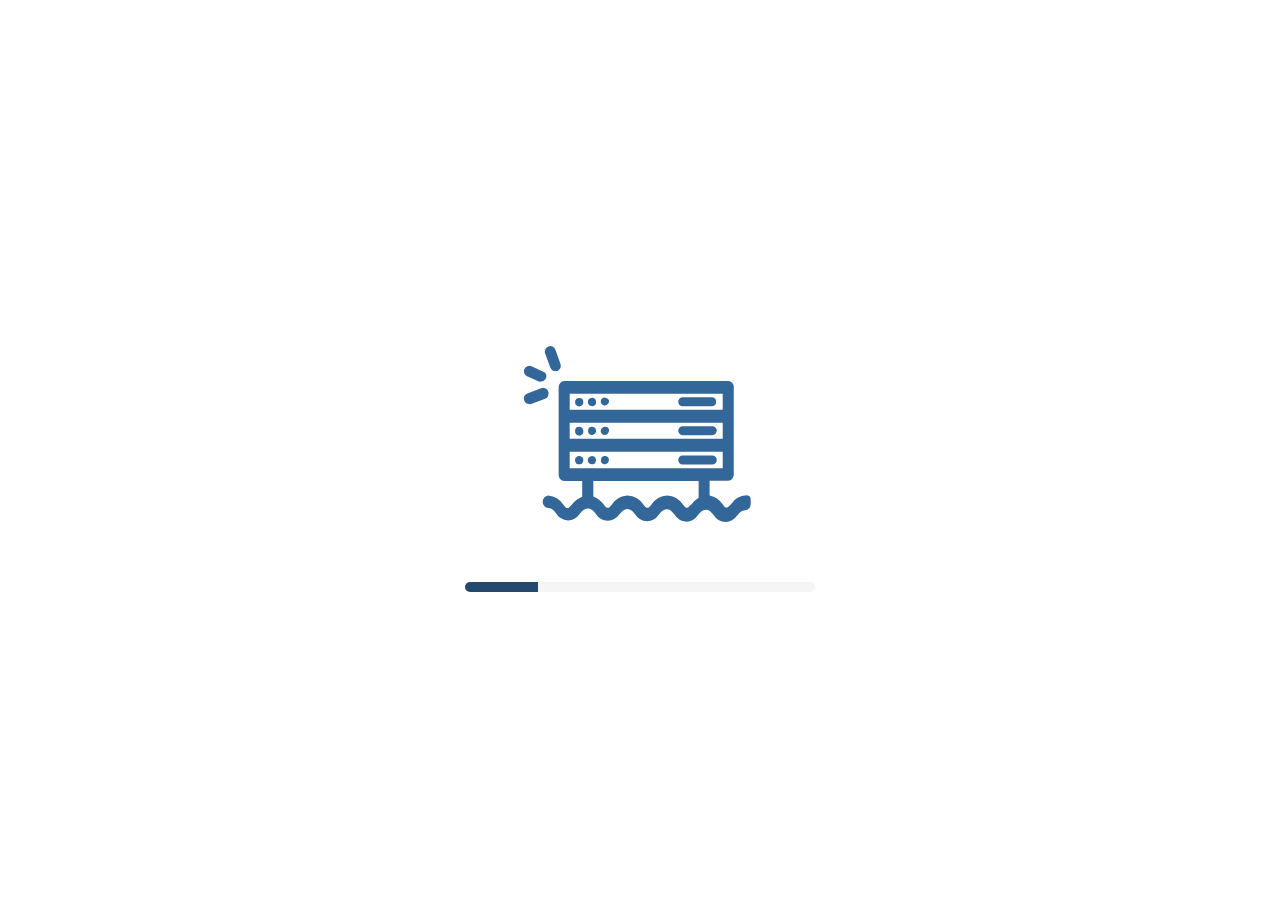
<file: site-la-plateforme/index.html>
<!--
  ~ @license
  ~ LaPlateforme_ by Abraham Ukachi
  ~ Copyright (C) 2022 - LaPlateforme_
  ~ 
  ~ This program is free software: you can redistribute it and/or modify
  ~ it under the terms of the GNU General Public License as published by
  ~ the Free Software Foundation, either version 3 of the License, or
  ~ (at your option) any later version.
  ~ 
  ~ This program is distributed in the hope that it will be useful,
  ~ but WITHOUT ANY WARRANTY; without even the implied warranty of
  ~ MERCHANTABILITY or FITNESS FOR A PARTICULAR PURPOSE.  See the
  ~ GNU General Public License for more details.
  ~
-->

<!DOCTYPE html>
<html lang="fr">
  <!-- Head -->
  <head>
    
    <meta charset="utf-8">
    <meta name="generator" content="abCV">
    <meta http-equiv="x-ua-compatible" content="IE=edge,chrome=1">
    <meta name="viewport" content="width=device-width, minimum-scale=1.0, initial-scale=1.0, user-scalable=yes">
    <meta name="description" content="La Plateforme_ - Made with :love: by Abraham Ukachi">

    <!-- Title -->
    <title>La Plateforme_ - Abraham Ukachi</title>
   
    <!-- Fonts, Fonts, Fonts !!! -->
    <!-- NOTE: I really don't like doing it this way but I run outta time , soo....:( -->
    <link rel="preconnect" href="https://fonts.googleapis.com">
    <link rel="preconnect" href="https://fonts.gstatic.com" crossorigin>
    <!-- Mulish Font -->
    <link href="https://fonts.googleapis.com/css2?family=Mulish:wght@300;400;500;700&display=swap" rel="stylesheet">
    <!-- Roboto Font -->
    <!-- <link href='http://fonts.googleapis.com/css?family=Roboto:300,400,500,700' rel='stylesheet' type='text/css'> -->

    <!-- Material Icons - https://github.com/google/material-design-icons/tree/master/font -->
    <!-- https://material.io/resources/icons/?style=baseline -->
    <!-- <link href="https://fonts.googleapis.com/icon?family=Material+Icons" rel="stylesheet"> -->


    <!-- Base -->
    <base href="site-la-plateforme">

    <link rel="icon" href="assets/images/favicon.ico">

    <!-- See https://goo.gl/OOhYW5 -->
    <link rel="manifest" href="manifest.json">

    <!-- See https://goo.gl/qRE0vM -->
    <meta name="theme-color" content="#336699">

    <!-- Add to homescreen for Chrome on Android. Fallback for manifest.json -->
    <meta name="mobile-web-app-capable" content="yes">
    <meta name="application-name" content="La Plateforme_">

    <!-- Add to homescreen for Safari on iOS -->
    <meta name="apple-mobile-web-app-capable" content="yes">
    <meta name="apple-mobile-web-app-status-bar-style" content="default">
    <meta name="apple-mobile-web-app-title" content="La Plateforme_">

    <!-- Homescreen icons -->
    <link rel="apple-touch-icon" href="assets/images/manifest/icon-48x48.png">
    <link rel="apple-touch-icon" sizes="72x72" href="assets/images/manifest/icon-72x72.png">
    <link rel="apple-touch-icon" sizes="96x96" href="assets/images/manifest/icon-96x96.png">
    <link rel="apple-touch-icon" sizes="144x144" href="assets/images/manifest/icon-144x144.png">
    <link rel="apple-touch-icon" sizes="192x192" href="assets/images/manifest/icon-192x192.png">

    <!-- Stylesheet -->
    <link rel="stylesheet" href="laplateforme.css">

    
    <!-- Script -->
    <!-- ^^^^^^ A little JS doesn't hurt ;) -->
    <script>
      /*
       * I'm well aware that this project doesn't require a script but
       * I couldn't help myself. So.... Bite me !! ;)
       */


      // Create `laPlateforme` object variable with a `isReady` key 
      var laPlateforme = { 
        isReady: false,
        onReady: () => {} 
      }; // <- `false` 'cause duh!! We ain't ready yet!! 


      // Let's do some stuff when this page loads...
      // NOTE: This is just a simulation 
      window.addEventListener('load', (event) => { 
        // ...Define a couple of constants & variables

        // Set some constants
        const TIMEOUT_PROGRESS = 60; // 0.3 seconds = 300 milliseconds
        const INCREMENT_PROGRESS = 1;
        
        // Intialize some variables
        let currentProgress = 0;

        // Now, get the document as doc
        let doc = event.target;

        
        // Get the splash screen element as `splashScreenEl`
        let splashScreenEl = doc.getElementById('splashScreen');
        // Get the app layout element as `appLayoutEl`
        let appLayoutEl = doc.getElementById('appLayout');
        // Get the progress bar element from `splashScreenEl` as `progressBarEl`
        let progressBarEl = splashScreenEl.querySelector('progress');
        
        
        // Create a progress handler
        let progressHandler = () => {
          // Update the current progress with the progress bar's value
          progressCount = progressBarEl.value;

          // DEBUG [4dbsmaster]: tell me about it :)
          console.log(`[progressHandler](1): progressCount => ${progressCount}`);

          // NOTE: You can do something with `progressCount` here

          // At 60%...
          if (progressCount == 60) {
            // First check for browser support
            // if the browser supports it...
            if (typeof(Storage) !== 'undefined') {
              // ...get the theme from local storage as `theme`
              let theme = localStorage.getItem('theme');
              // DEBUG [4dbsmaster]: tell me about it :)
              console.log(`[_progressHandler]: theme => ${theme}`);
             
              // if a theme was found in storage...
              if (typeof(theme) == 'string') {
                // ...remove all the themes in body
                document.body.classList.remove('light', 'dark');
                // update the theme
                document.body.classList.add(theme);
              }

            }
          }
          
          // Increase the progress value by the predefined `INCREMENT_PROGRESS`
          progressBarEl.value += INCREMENT_PROGRESS;

          // If the progress Count is 100... 
          if (progressCount == 100) {
            // ...laPlateforme is READY!!!
            laPlateforme.isReady = true;

            // call the `onReady` function of `laPlateforme`
            laPlateforme.onReady();

            // So, hide the splash screen
            splashScreenEl.hidden = true;
            // Show the app layout
            appLayoutEl.hidden = false;
            
            // Now, stop the progress Timer 
            clearInterval(progressTimer);

            // DEBUG [4dbsmaster]: tell me about it :)
            console.log(`[progressHandler](2): LaPlateforme is \x1b[32mReady\x1b[0m !!!`);
          };
          
        };
        
        // Let's set an interval named `progressTimer` to run our
        // `progressHandler` every 0.3 seconds.
        progressTimer = setInterval(progressHandler, TIMEOUT_PROGRESS);

      });

    </script>

    <!-- Psych!!! Some more script for ya! #LOL -->
    <script src="laplateforme.js"></script>

  </head>
  
  <!-- Body -->
  <body class="theme light" fullbleed>
    
    <!-- App Layout -->
    <div id="appLayout" class="layout" hidden>

      <!-- Header -->
      <div id="header">

        <!-- toolBar -->
        <div id="toolBar" fixed>
          
          <!-- Logo Wrapper -->
          <a class="logo-wrapper horizontal centered" href=".#">
            <!-- Logo Icon -->
            <img class="logo-icon" src="assets/logos/logo.svg">
            <!-- Logo Name -->
            <img class="logo-name" src="assets/logos/logoname.svg">
          </a>
          <!-- End of Logo Wrapper -->
            

          <!-- nav -->
          <nav id="nav" class="list">
            
            <!-- Qui sommes-nous | LINK -->
            <a href="qui-sommes-nous.html">
              <li>
                <span>Qui sommes-nous?</span>
                <span class="indicator"></span>
              </li>
            </a>
            <!-- End of Qui sommes-nous | LINK -->

            <!-- AWS Restart | LINK -->
            <a href="aws-restart.html">
              <li>
                <span>AWS re/Start</span>
                <span class="indicator"></span>
              </li>
            </a>
            <!-- End of AWS Restart | LINK -->

            <!-- Contact | LINK -->
            <a href="contact.html">
              <li>
                <span>Contact</span>
                <span class="indicator"></span>
              </li>
            </a>
            <!-- End of Contact | LINK -->

            <!-- News | LINK -->
            <a href="news.html">
              <li>
                <span>News</span>
                <span class="indicator"></span>
              </li>
            </a>
            <!-- End of News | LINK -->

            <!-- Plateforme Start | LINK  -->
            <a href="plateforme-start.html">
              <li>
                <span>La Plateforme/Start</span>
                <span class="indicator"></span>
              </li>
            </a>
            <!-- End of Plateforme Start | LINK -->
            
          </nav>
          <!-- End of nav -->
          
          <!-- Icon-Buttons-Wrapper -->
          <div class="icon-buttons-wrapper horizontal centered">
            
            <!-- Dark Mode Icon Button -->
            <button id="darkModeIconButton" class="icon-button">
              <span class="material-icons md-dark">dark_mode</span>
            </button>

            <!-- Light Mode Icon Button -->
            <button id="lightModeIconButton" class="icon-button" hidden>
              <span class="material-icons md-light">light_mode</span>
            </button>

            <!-- Search Icon Button -->
            <button id="searchIconButton" class="icon-button">
              <span class="material-icons">search</span>
            </button>

          </div>
        
        </div>
        <!-- End of toolBar -->

        <!-- headerContent -->
        <div id="headerContent">

          <!-- Inscriptions Section - First section in headerContent -->
          <section class="inscriptions">
            <!-- H1 Title -->
            <h1><strong>La Plateforme</strong> - <span>le campus méditerranéen du numérique !</span></h1>
            <!-- First paragraph -->
            <p>Des parcours frais de scolarité à zéro euros, ouverts à tous les talents, sans conditions de ressources et de diplômes.</p>
            <!-- Second paragraph -->
            <p>Un lieu de rencontre entre entreprises et apprenants pour le bénéfice de tous !</p>
            <!-- Text in code syntax/format -->
            <code>Le digital c'est <strong>maintenant</strong> !</code>
            <!-- Button -->
            <button contained rounded>Les inscriptions sont ouvertes *</button>
            <!-- Caption -->
            <div class="caption vertical centered">
              <span>* sur dossier et test d’admission.</span>
              <span>Titres de formations homologués par l’Etat, référencés au RNCP</span>
            </div>

          </section>
          <!-- End of Inscriptions Section - First section in headerContent -->

          <!-- Pics Section - Second section in headerContent -->
          <section class="pics">
            <!-- Home Pics -->
            <div class="homepics vertical centered">
              <div class="homepic"></div>
              <!-- 4 HomePic 4x4 -->
              <!--
              <img src="assets/images/homepic1-4x4.png" class="homepic">
              <img src="assets/images/homepic2-4x4.png" class="homepic">
              <img src="assets/images/homepic3-4x4.png" class="homepic">
              <img src="assets/images/homepic4-4x4.png" class="homepic">
              -->
            </div>

          </section>
          <!-- Pics Section - End of Second section in headerContent -->

        </div>
        <!-- End of headerContent -->
        

      </div>
      <!-- End of Header -->

      <!-- Content - MAIN -->
      <main id="content">
        
        <!-- ProfessionsContainer -->
        <section id="professionsContainer" class="vertical">

          <h2>Se former aux métiers du numérique</h2>

          <!-- Horizontal List  -->
          <ul class="list horizontal">

            <!-- 1st Box-Wrapper -->
            <li class="box-wrapper">
              <!-- Box -->
              <div class="box"></div>
              <!-- End of Box -->
            </li>
            <!-- 1st Box-Wrapper -->

            <!-- 2nd Box-Wrapper -->
            <li class="box-wrapper">
              <!-- Box -->
              <div class="box"></div>
              <!-- End of Box -->
            </li>
            <!-- 2nd Box-Wrapper -->

            <!-- 3rd Box-Wrapper -->
            <li class="box-wrapper">
              <!-- Box -->
              <div class="box"></div>
              <!-- End of Box -->
            </li>
            <!-- 3rd Box-Wrapper -->

          </ul>
          <!-- End of Horizontal List -->

        </section>
        <!-- End of ProfessionsContainer -->
        

        <!-- TransformationsContainer -->
        <section id="transformationsContainer" class="vertical">

          <h2>Accélérez votre transformation numérique</h2>
          
          <!-- Vertical List -->
          <ul class="list vertical">

            <!-- 1st Box-Wrapper -->
            <li class="box-wrapper">

              <!-- Box -->
              <div class="box"></div>
              <!-- End of Box -->

            </li>
            <!-- End of 1st Box-Wrapper -->

            <!-- 2nd Box-Wrapper -->
            <li class="box-wrapper">
              
              <!-- Box -->
              <div class="box"></div>
              <!-- End of Box -->

            </li>
            <!-- End of 2nd Box-Wrapper -->

            <!-- 3rd Box-Wrapper -->
            <li class="box-wrapper">

              <!-- Box -->
              <div class="box"></div>
              <!-- End of Box -->

            </li>
            <!-- End of 3rd Box-Wrapper -->

          </ul>
          <!-- End of Vertical List -->

        </section>
        <!-- End of TransformationsContainer -->

        <!-- TestimonialsContainer -->
        <section id="testimonialsContainer" class="vertical">

          <h2>Ils témoignent</h2>

          <p>Découvrez ce que nos apprenants, les grands acteurs de l’économie de la Métropole Aix Marseille Provence et la French Tech pensent de La Plateforme_</p>
          
          <!-- Horizontal List -->
          <ul class="list horizontal">

            <!-- 1st Box-Wrapper -->
            <li class="box-wrapper">
              <!-- Box | YouTube -->
              <!-- <div id="yt1" class="box"></div> -->
              <!-- https://www.youtube-nocookie.com/embed/sDkjt3UTukg -->
              <iframe id="yt1" class="box" src="https://www.youtube.com/embed/sDkjt3UTukg" title="Cyril Zimmermann à La Plateforme" frameborder="0" allow="accelerometer; autoplay; clipboard-write; encrypted-media; gyroscope; picture-in-picture" allowfullscreen>
              </iframe>
              <!-- End of Box | YouTube -->
            </li>
            <!-- End of 1st Box-Wrapper -->

            <!-- 2n Box-Wrapper -->
            <li class="box-wrapper">
              <!-- Box  | YouTube -->
              <!-- "https://www.youtube.com/embed/8U4CCAFLqEs" -->
              <iframe id="yt2" class="box" src="https://www.youtube.com/embed/8U4CCAFLqEs" title="Cyril Zimmermann à La Plateforme" frameborder="0" allow="accelerometer; autoplay; clipboard-write; encrypted-media; gyroscope; picture-in-picture" allowfullscreen>
              </iframe>
              <!-- End of Box | YouTube -->
            </li>
            <!-- End of 2nd Box-Wrapper -->

          </ul>
          <!-- End of Horizontal List -->

        </section>
        <!-- End of TestimonialsContainer -->

      </main>
      <!-- End of Content - MAIN -->

      <!-- Expanded Footer -->
      <!-- I Know...having two or more footers is not ideal but I don't have enough time right now :( --> 
      <!-- TODO (Optimization): Remove this expanded footer, and use JUST ONE !!! -->
      <footer class="vertical" expanded>
        <!-- Horizontal List -->
        <ul class="list horizontal">

          <!-- 1st Box-Wrapper 1 -->
          <li class="box-wrapper">
            <!-- Box - Vertical & Centered -->
            <div class="box vertical">

              <!-- Logo Wrapper -->
              <a class="logo-wrapper horizontal centered" href=".#">
                <!-- Logo Icon -->
                <img class="logo-icon" src="assets/logos/logo.svg">
                <!-- Logo Name -->
                <img class="logo-name" src="assets/logos/logoname.svg">
              </a>
              <!-- End of Logo Wrapper -->

              <!-- <img id="footerLogo" src="assets/logos/svg/logo-laplateforme-footer.svg"> -->
              
              <!-- Social links -->
              <ul class="social links">

                <!-- Facebook Link -->
                <li class="facebook link">
                  <a href="https://www.facebook.com/LaPlateformeIO">
                    <img src="assets/logos/svg/logo-facebook.svg">
                  </a>
                </li>
                <!-- End of Facebook Link -->


                <!-- InstaGram Link -->
                <li class="instagram link">
                  <a href="https://www.instagram.com/LaPlateformeIO/">
                    <img src="assets/logos/svg/logo-instagram.svg">
                  </a>
                </li>
                <!-- End of InstaGram Link -->

                <!-- LinkedIn Link -->
                <li class="linkedin link">
                  <a href="https://www.linkedin.com/school/laplateformeio/">
                    <img src="assets/logos/svg/logo-linkedin.svg">
                  </a>
                </li>
                <!-- End of LinkedIn Link -->
                
                <!-- Twitter Link -->
                <li class="twitter link">
                  <a href="https://twitter.com/LaPlateformeIO">
                    <img src="assets/logos/svg/logo-twitter.svg">
                  </a>
                </li>
                <!-- End of Twitter Link -->

              
                <!-- YouTube Link -->
                <li class="youtube link">
                  <a href="https://www.youtube.com/c/LaPlateformeIO">
                    <img src="assets/logos/svg/logo-youtube.svg">
                  </a>
                </li>
                <!-- End of Twitter Link -->

              </ul>
              <!-- End of Social Links -->

            </div>
            <!-- End of Box - Vertical -->
          </li>
          <!-- End of 1st Box-Wrapper 1 -->


          <!-- Box-Wrapper 2 -->
          <li class="box-wrapper">
            <!-- Box -->
            <div class="box">
              <!-- H3 Title - La Plateforme -->
              <h3>La Plateforme</h3>

              <!-- Vertical List -->
              <ul class="list vertical">
                <!-- Accueil -->
                <li>
                  <a href=".#" target="_blank">
                    <span>Accueil</span>
                  </a>
                </li>

                <!-- Qui somes-nous ? -->
                <li>
                  <a href="qui-sommes-nous.html" target="_blank">
                    <span>Qui sommes-nous ?</span>
                  </a>
                </li>
                
                <li>
                  <a href="https://laplateforme.io/laplateforme_brochure.pdf" target="_blank">
                    <span>Notre brochure</span>
                  </a>
                </li>
                
                <!-- Ils parlent de nous -->
                <li>
                  <a href="https://laplateforme.io/lls-parlent-de-nous/" target="_blank">
                    <span>Ils parlent de nous</span>
                  </a>
                </li>

                <!-- Annuaire des Plateformeurs -->
                <li>
                  <a href="https://students-laplateforme.io/" target="_blank">
                    <span>Annuaire des Plateformeurs</span>
                  </a>
                </li>
                
                <!-- Alumni des Plateformeurs -->
                <li>
                  <a href="https://alumni.laplateforme.io/" target="_blank">
                    <span>Alumni des Plateformeurs</span>
                  </a>
                </li>

                <!-- Taxe d'apprentissage -->
                <li>
                  <a href="https://laplateforme.io/entreprise/taxe-apprentissage/" target="_blank">
                    <span>Taxe d'apprentissage</span>
                  </a>
                </li>

              </ul>
              <!-- End of Vertical List -->
            </div>
            <!-- End of Box -->
          </li>
          <!-- End of Box-Wrapper 2-->

          <!-- Box-Wrapper 3 -->
          <li class="box-wrapper">
            <!-- Box -->
            <div class="box">
              <!-- H3 Title - Les Formations -->
              <h3>Les Formations</h3>

              <!-- Vertical List -->
              <ul class="list vertical">
                <!-- La Plateforme / Start -->
                <li>
                  <a href="plateforme-start.html" target="_blank">
                    <span>La Plateforme/Start</span>
                  </a>
                </li>

                <!-- Coding School -->
                <li>
                  <a href="https://laplateforme.io/coding-school/" target="_blank">
                    <span>Coding School</span>
                  </a>
                </li>
                
                <!-- Bachelor IT -->
                <li>
                  <a href="https://laplateforme.io/bachelor-it/" target="_blank">
                    <span>Bachelor IT</span>
                  </a>
                </li>
                
                <!-- Artificial Intelligence School -->
                <li>
                  <a href="https://laplateforme.io/ai-school/" target="_blank">
                    <span>Artificial Intelligence School</span>
                  </a>
                </li>

                <!-- Cyber Security School -->
                <li>
                  <a href="https://laplateforme.io/cyber-security-school/" target="_blank">
                    <span>Cyber Security School</span>
                  </a>
                </li>

              </ul>
              <!-- End of Vertical List -->
            </div>
            <!-- End of Box -->
          </li>
          <!-- End of Box-Wrapper 3 -->

          <!-- Box-Wrapper 4 -->
          <li class="box-wrapper">
            <!-- Box -->
            <div class="box vertical">
              <!-- H3 Title - Informtions -->
              <h3>Informations</h3>

              <!-- Address / Location / Place -->
              <p><a href="https://goo.gl/maps/UbumHn7r4nATSEsg8" class="horizontal" target="_blank">
                <span class="material-icons">place</span>&nbsp;&nbsp;
                <span>8 rue d’hozier, 13002 Marseille</span>
              </a></p>
              <!-- End of Address / Location / Place -->


              <!-- Phonenumber --> 
              <p><a href="tel:04.84.89.43.69" class="horizontal" target="_blank">
                <span class="material-icons">phone</span>&nbsp;&nbsp;
                <span>04.84.89.43.69</span>
              </a></p>
              <!-- End of Phonenumber -->

              
              <!-- Outlined Contact Button -->
              <button id="contactButton" outlined>Contact</button>

              <!-- April Logo -->
              <img class="logo-april" src="assets/logos/svg/logo-april.svg" alt="April Logo">

            </div>
            <!-- End of Box -->
          </li>
          <!-- End of Box-Wrapper 4 -->

        </ul>
        <!-- End of Horizontal List -->
      </footer>
      <!-- End of Expanded Footer -->

      <!-- Footer -->
      <footer>
        <!-- Container -->
        <div class="horizontal container">
          <!-- Copyright -->
          <span copyright>&copy; 2022. La Plateforme. Tous droits réservés.</span>
          
          <!-- Links  -->
          <ul class="links">

            <!-- Mentions Link -->
            <li class="mentions link">
              <a href="https://laplateforme.io/mentions-legales/"><span>Mentions légales</span></a>
            </li>
            <!-- End of Mentions Link -->
            
            <!-- Cookies Link -->
            <li class="cookies link">
              <a href="https://laplateforme.io/cookies/"><span>Cookies</span></a>
            </li>
            <!-- End of Cookies Link -->
            
            <!-- Reference Link -->
            <li class="reference link">
              <a href="mailto:administration@laplateforme.io"><span>Référent handicap : Jessica Soriano</span></a>
            </li>
            <!-- End of Reference Link -->

          </ul>
          <!-- End of List Links -->

          <span stretch></span>

          <!-- Social links -->
          <ul class="social links">

            <!-- Facebook Link -->
            <li class="facebook link">
              <a href="https://www.facebook.com/LaPlateformeIO">
                <img src="assets/logos/svg/logo-facebook.svg">
              </a>
            </li>
            <!-- End of Facebook Link -->


            <!-- InstaGram Link -->
            <li class="instagram link">
              <a href="https://www.instagram.com/LaPlateformeIO/">
                <img src="assets/logos/svg/logo-instagram.svg">
              </a>
            </li>
            <!-- End of InstaGram Link -->

            <!-- LinkedIn Link -->
            <li class="linkedin link">
              <a href="https://www.linkedin.com/school/laplateformeio/">
                <img src="assets/logos/svg/logo-linkedin.svg">
              </a>
            </li>
            <!-- End of LinkedIn Link -->
            
            <!-- Twitter Link -->
            <li class="twitter link">
              <a href="https://twitter.com/LaPlateformeIO">
                <img src="assets/logos/svg/logo-twitter.svg">
              </a>
            </li>
            <!-- End of Twitter Link -->

          </ul>
          <!-- End of Social Links -->

        </div>
        <!-- End of Container -->
      </footer>
      <!-- End of Footer -->
      
      <!-- Footer about the author (a.k.a moi)-->
      <footer class="author centered">
        <p>Made with <span class="heart-icon">&nbsp;&#10084;&nbsp;</span> by <a href="https://github.com/abraham-ukachi"><b>abraham-ukachi</b></a></p>
      </footer>
      <!-- End of Footer -->

    </div>
    <!-- End of App Layout -->
    
    <!-- Dialog Layout -->
    <div id="dialogLayout" class="layout" fixed hidden>
    
      <!-- Navigation Dialog -->
      <div id="navDialog" class="dialog">
        <!-- Vertical List -->
          <nav class="list vertical">
            
            <!-- Qui sommes-nous | LINK -->
            <a href="qui-sommes-nous.html" active>
              <li>
                <span>Qui sommes-nous?</span>
                <span class="indicator"></span>
              </li>
            </a>
            <!-- End of Qui sommes-nous | LINK -->

            <!-- AWS Restart | LINK -->
            <a href="aws-restart.html">
              <li>
                <span>AWS re/Start</span>
                <span class="indicator"></span>
              </li>
            </a>
            <!-- End of AWS Restart | LINK -->

            <!-- Contact | LINK -->
            <a href="contact.html">
              <li>
                <span>Contact</span>
                <span class="indicator"></span>
              </li>
            </a>
            <!-- End of Contact | LINK -->

            <!-- News | LINK -->
            <a href="news.html">
              <li>
                <span>News</span>
                <span class="indicator"></span>
              </li>
            </a>
            <!-- End of News | LINK -->

            <!-- Plateforme Start | LINK  -->
            <a href="plateforme-start.html">
              <li>
                <span>La Plateforme/Start</span>
                <span class="indicator"></span>
              </li>
            </a>
            <!-- End of Plateforme Start | LINK -->
            
          </nav>
          <!-- End of nav -->
        <!-- End of Vertical List -->
      </div>
      <!-- End of Navigation Dialog -->

    </div>
    <!-- End of Dialog Layout -->

    <!-- Splash Screen Layout -->
    <div id="splashScreen" class="screen layout centered">
      
      <!-- Logo Wrapper -->
      <div class="logo-wrapper">
        <img class="logo-icon" src="assets/logos/logo.svg">
      </div>
      <!-- End of Logo Wrapper -->

      <!-- Progress -->
      <progress value="10" max="100"></progress>

    </div>
    <!-- End of Splash Screen Layout -->

  
  </body>

</html>
</file>
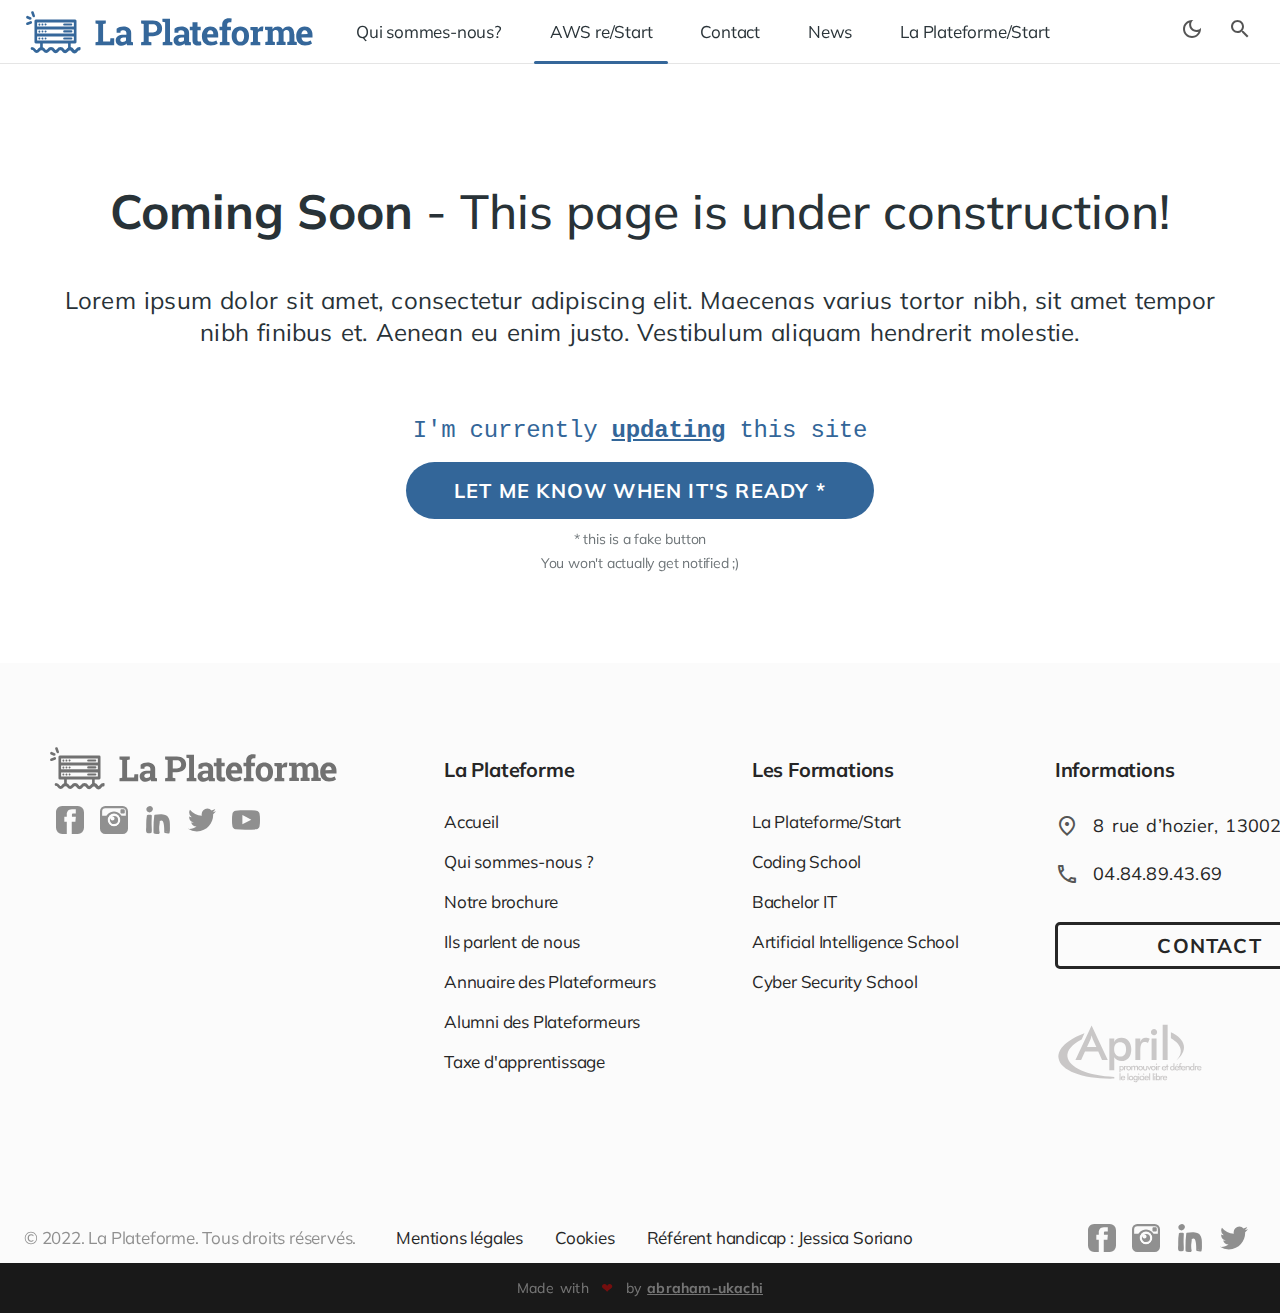
<file: site-la-plateforme/aws-restart.html>
<!--
  ~ @license
  ~ LaPlateforme_ by Abraham Ukachi
  ~ Copyright (C) 2022 - LaPlateforme_
  ~ 
  ~ This program is free software: you can redistribute it and/or modify
  ~ it under the terms of the GNU General Public License as published by
  ~ the Free Software Foundation, either version 3 of the License, or
  ~ (at your option) any later version.
  ~ 
  ~ This program is distributed in the hope that it will be useful,
  ~ but WITHOUT ANY WARRANTY; without even the implied warranty of
  ~ MERCHANTABILITY or FITNESS FOR A PARTICULAR PURPOSE.  See the
  ~ GNU General Public License for more details.
  ~
-->

<!DOCTYPE html>
<html lang="fr">
  <!-- Head -->
  <head>
    
    <meta charset="utf-8">
    <meta name="generator" content="abCV">
    <meta http-equiv="x-ua-compatible" content="IE=edge,chrome=1">
    <meta name="viewport" content="width=device-width, minimum-scale=1.0, initial-scale=1.0, user-scalable=yes">
    <meta name="description" content="La Plateforme_ - Made with :love: by Abraham Ukachi">

    <!-- Title -->
    <title>AWS Restart | La Plateforme_ - Abraham Ukachi</title>
     
    <!-- Fonts, Fonts, Fonts !!! -->
    <!-- NOTE: I really don't like doing it this way but I run outta time , soo....:( -->
    <link rel="preconnect" href="https://fonts.googleapis.com">
    <link rel="preconnect" href="https://fonts.gstatic.com" crossorigin>
    <!-- Mulish Font -->
    <link href="https://fonts.googleapis.com/css2?family=Mulish:wght@300;400;500;700&display=swap" rel="stylesheet">
    <!-- Roboto Font -->
    <!-- <link href='http://fonts.googleapis.com/css?family=Roboto:300,400,500,700' rel='stylesheet' type='text/css'> -->

    <!-- Material Icons - https://github.com/google/material-design-icons/tree/master/font -->
    <!-- https://material.io/resources/icons/?style=baseline -->
    <!-- <link href="https://fonts.googleapis.com/icon?family=Material+Icons" rel="stylesheet"> -->



    <!-- Base -->
    <base href="site-la-plateforme">

    <link rel="icon" href="assets/images/favicon.ico">

    <!-- See https://goo.gl/OOhYW5 -->
    <link rel="manifest" href="manifest.json">

    <!-- See https://goo.gl/qRE0vM -->
    <meta name="theme-color" content="#336699">

    <!-- Add to homescreen for Chrome on Android. Fallback for manifest.json -->
    <meta name="mobile-web-app-capable" content="yes">
    <meta name="application-name" content="La Plateforme_">

    <!-- Add to homescreen for Safari on iOS -->
    <meta name="apple-mobile-web-app-capable" content="yes">
    <meta name="apple-mobile-web-app-status-bar-style" content="default">
    <meta name="apple-mobile-web-app-title" content="La Plateforme_">

    <!-- Homescreen icons -->
    <link rel="apple-touch-icon" href="assets/images/manifest/icon-48x48.png">
    <link rel="apple-touch-icon" sizes="72x72" href="assets/images/manifest/icon-72x72.png">
    <link rel="apple-touch-icon" sizes="96x96" href="assets/images/manifest/icon-96x96.png">
    <link rel="apple-touch-icon" sizes="144x144" href="assets/images/manifest/icon-144x144.png">
    <link rel="apple-touch-icon" sizes="192x192" href="assets/images/manifest/icon-192x192.png">

    <!-- Stylesheet -->
    <link rel="stylesheet" href="laplateforme.css">
    
    <!-- Script -->
    <!-- ^^^^^^ A little JS doesn't hurt ;) -->
    <script>
      /*
       * I'm well aware that this project doesn't require a script but
       * I couldn't help myself. So.... Bite me !! ;)
       */


      // Create `laPlateforme` object variable with a `isReady` key 
      var laPlateforme = { 
        isReady: false,
        onReady: () => {} 
      }; // <- `false` 'cause duh!! We ain't ready yet!! 


      // Let's do some stuff when this page loads...
      // NOTE: This is just a simulation 
      window.addEventListener('load', (event) => { 
        // ...Define a couple of constants & variables

        // First check for browser support
        // if the browser supports it...

        if (typeof(Storage) !== 'undefined') {
          // ...get the theme from local storage as `theme`
          let theme = localStorage.getItem('theme');
          // DEBUG [4dbsmaster]: tell me about it :)
          console.log(`[_progressHandler]: theme => ${theme}`);
          
          // if a theme was found in storage...
          if (typeof(theme) == 'string') {
            // ...remove all the themes in body
            document.body.classList.remove('light', 'dark');
            // update the theme
            document.body.classList.add(theme);
          };

        };
        
        // ...laPlateforme is READY!!!
        laPlateforme.isReady = true;

        // call the `onReady` function of `laPlateforme`
        laPlateforme.onReady();

        // DEBUG [4dbsmaster]: tell me about it :)
        console.log(`LaPlateforme is \x1b[32mReady\x1b[0m !!!`);
        
      });

    </script>

    <script src="laplateforme.js"></script>

  </head>
  
  <!-- Body -->
  <body class="theme light" fullbleed>
    
    <!-- App Layout -->
    <div id="appLayout" class="layout">

      <!-- Header -->
      <div id="header">

        <!-- toolBar -->
        <div id="toolBar" fixed>
          
          <!-- Logo Wrapper -->
          <a class="logo-wrapper horizontal centered" href="./">
            <!-- Logo Icon -->
            <img class="logo-icon" src="assets/logos/logo.svg">
            <!-- Logo Name -->
            <img class="logo-name" src="assets/logos/logoname.svg">
          </a>
          <!-- End of Logo Wrapper -->
            

          <!-- nav -->
          <nav id="nav" class="list">
            
            <!-- Qui sommes-nous | LINK -->
            <a href="qui-sommes-nous.html">
              <li>
                <span>Qui sommes-nous?</span>
                <span class="indicator"></span>
              </li>
            </a>
            <!-- End of Qui sommes-nous | LINK -->

            <!-- AWS Restart | LINK -->
            <a href="aws-restart.html" active>
              <li>
                <span>AWS re/Start</span>
                <span class="indicator"></span>
              </li>
            </a>
            <!-- End of AWS Restart | LINK -->

            <!-- Contact | LINK -->
            <a href="contact.html">
              <li>
                <span>Contact</span>
                <span class="indicator"></span>
              </li>
            </a>
            <!-- End of Contact | LINK -->

            <!-- News | LINK -->
            <a href="news.html">
              <li>
                <span>News</span>
                <span class="indicator"></span>
              </li>
            </a>
            <!-- End of News | LINK -->

            <!-- Plateforme Start | LINK  -->
            <a href="plateforme-start.html">
              <li>
                <span>La Plateforme/Start</span>
                <span class="indicator"></span>
              </li>
            </a>
            <!-- End of Plateforme Start | LINK -->
            
          </nav>
          <!-- End of nav -->
          
          <!-- Icon-Buttons-Wrapper -->
          <div class="icon-buttons-wrapper horizontal centered">
            
            <!-- Dark Mode Icon Button -->
            <button id="darkModeIconButton" class="icon-button">
              <span class="material-icons md-dark">dark_mode</span>
            </button>

            <!-- Light Mode Icon Button -->
            <button id="lightModeIconButton" class="icon-button" hidden>
              <span class="material-icons md-light">light_mode</span>
            </button>

            <!-- Search Icon Button -->
            <button id="searchIconButton" class="icon-button">
              <span class="material-icons">search</span>
            </button>

          </div>
        
        </div>
        <!-- End of toolBar -->

        <!-- headerContent -->
        <div id="headerContent">

          <!--  Coming Soon - First section in headerContent -->
          <section class="comingSoon vertical centered">
            <!-- Section Container -->
            <div class="section-container vertical">
              <!-- H1 Title -->
              <h1><strong>Coming Soon</strong> - <span>This page is under construction!</span></h1>
              <!-- First paragraph -->
              <p>Lorem ipsum dolor sit amet, consectetur adipiscing elit. Maecenas varius tortor nibh, sit amet tempor nibh finibus et. Aenean eu enim justo. Vestibulum aliquam hendrerit molestie.</p>
              <!-- Text in code syntax/format -->
              <code>I'm currently <a href="https://github.com/abraham-ukachi/site-la-plateforme"><strong>updating</strong></a> this site</code>
              <!-- Button -->
              <button contained rounded>Let me know when it's ready *</button>
              <!-- Caption -->
              <div class="caption vertical centered">
                <span>* this is a fake button</span>
                <span>You won't actually get notified ;)</span>
              </div>

            </div>
            <!-- End of Section Container -->

          </section>
          <!-- End of Coming Soon - First section in headerContent -->

        </div>
        <!-- End of headerContent -->
        

      </div>
      <!-- End of Header -->

      <!-- Content - MAIN -->
      <main id="content">
        
        <!-- TODO: Add content here --> 

      </main>
      <!-- End of Content - MAIN -->

      <!-- Expanded Footer -->
      <!-- I Know...having two or more footers is not ideal but I don't have enough time right now :( --> 
      <!-- TODO (Optimization): Remove this expanded footer, and use JUST ONE !!! -->
      <footer class="vertical" expanded>
        <!-- Horizontal List -->
        <ul class="list horizontal">

          <!-- 1st Box-Wrapper 1 -->
          <li class="box-wrapper">
            <!-- Box - Vertical & Centered -->
            <div class="box vertical">

              <!-- Logo Wrapper -->
              <a class="logo-wrapper horizontal centered" href="./">
                <!-- Logo Icon -->
                <img class="logo-icon" src="assets/logos/logo.svg">
                <!-- Logo Name -->
                <img class="logo-name" src="assets/logos/logoname.svg">
              </a>
              <!-- End of Logo Wrapper -->

              <!-- <img id="footerLogo" src="assets/logos/svg/logo-laplateforme-footer.svg"> -->
              
              <!-- Social links -->
              <ul class="social links">

                <!-- Facebook Link -->
                <li class="facebook link">
                  <a href="https://www.facebook.com/LaPlateformeIO">
                    <img src="assets/logos/svg/logo-facebook.svg">
                  </a>
                </li>
                <!-- End of Facebook Link -->


                <!-- InstaGram Link -->
                <li class="instagram link">
                  <a href="https://www.instagram.com/LaPlateformeIO/">
                    <img src="assets/logos/svg/logo-instagram.svg">
                  </a>
                </li>
                <!-- End of InstaGram Link -->

                <!-- LinkedIn Link -->
                <li class="linkedin link">
                  <a href="https://www.linkedin.com/school/laplateformeio/">
                    <img src="assets/logos/svg/logo-linkedin.svg">
                  </a>
                </li>
                <!-- End of LinkedIn Link -->
                
                <!-- Twitter Link -->
                <li class="twitter link">
                  <a href="https://twitter.com/LaPlateformeIO">
                    <img src="assets/logos/svg/logo-twitter.svg">
                  </a>
                </li>
                <!-- End of Twitter Link -->

              
                <!-- YouTube Link -->
                <li class="youtube link">
                  <a href="https://www.youtube.com/c/LaPlateformeIO">
                    <img src="assets/logos/svg/logo-youtube.svg">
                  </a>
                </li>
                <!-- End of Twitter Link -->

              </ul>
              <!-- End of Social Links -->

            </div>
            <!-- End of Box - Vertical -->
          </li>
          <!-- End of 1st Box-Wrapper 1 -->


          <!-- Box-Wrapper 2 -->
          <li class="box-wrapper">
            <!-- Box -->
            <div class="box">
              <!-- H3 Title - La Plateforme -->
              <h3>La Plateforme</h3>

              <!-- Vertical List -->
              <ul class="list vertical">
                <!-- Accueil -->
                <li>
                  <a href="./" target="">
                    <span>Accueil</span>
                  </a>
                </li>

                <!-- Qui somes-nous ? -->
                <li>
                  <a href="qui-sommes-nous.html" target="">
                    <span>Qui sommes-nous ?</span>
                  </a>
                </li>
                
                <li>
                  <a href="https://laplateforme.io/laplateforme_brochure.pdf" target="_blank">
                    <span>Notre brochure</span>
                  </a>
                </li>
                
                <!-- Ils parlent de nous -->
                <li>
                  <a href="https://laplateforme.io/lls-parlent-de-nous/" target="_blank">
                    <span>Ils parlent de nous</span>
                  </a>
                </li>

                <!-- Annuaire des Plateformeurs -->
                <li>
                  <a href="https://students-laplateforme.io/" target="_blank">
                    <span>Annuaire des Plateformeurs</span>
                  </a>
                </li>
                
                <!-- Alumni des Plateformeurs -->
                <li>
                  <a href="https://alumni.laplateforme.io/" target="_blank">
                    <span>Alumni des Plateformeurs</span>
                  </a>
                </li>

                <!-- Taxe d'apprentissage -->
                <li>
                  <a href="https://laplateforme.io/entreprise/taxe-apprentissage/" target="_blank">
                    <span>Taxe d'apprentissage</span>
                  </a>
                </li>

              </ul>
              <!-- End of Vertical List -->
            </div>
            <!-- End of Box -->
          </li>
          <!-- End of Box-Wrapper 2-->

          <!-- Box-Wrapper 3 -->
          <li class="box-wrapper">
            <!-- Box -->
            <div class="box">
              <!-- H3 Title - Les Formations -->
              <h3>Les Formations</h3>

              <!-- Vertical List -->
              <ul class="list vertical">
                <!-- La Plateforme / Start -->
                <li>
                  <a href="plateforme-start.html" target="">
                    <span>La Plateforme/Start</span>
                  </a>
                </li>

                <!-- Coding School -->
                <li>
                  <a href="https://laplateforme.io/coding-school/" target="_blank">
                    <span>Coding School</span>
                  </a>
                </li>
                
                <!-- Bachelor IT -->
                <li>
                  <a href="https://laplateforme.io/bachelor-it/" target="_blank">
                    <span>Bachelor IT</span>
                  </a>
                </li>
                
                <!-- Artificial Intelligence School -->
                <li>
                  <a href="https://laplateforme.io/ai-school/" target="_blank">
                    <span>Artificial Intelligence School</span>
                  </a>
                </li>

                <!-- Cyber Security School -->
                <li>
                  <a href="https://laplateforme.io/cyber-security-school/" target="_blank">
                    <span>Cyber Security School</span>
                  </a>
                </li>

              </ul>
              <!-- End of Vertical List -->
            </div>
            <!-- End of Box -->
          </li>
          <!-- End of Box-Wrapper 3 -->

          <!-- Box-Wrapper 4 -->
          <li class="box-wrapper">
            <!-- Box -->
            <div class="box vertical">
              <!-- H3 Title - Informtions -->
              <h3>Informations</h3>

              <!-- Address / Location / Place -->
              <p><a href="https://goo.gl/maps/UbumHn7r4nATSEsg8" class="horizontal" target="_blank">
                <span class="material-icons">place</span>&nbsp;&nbsp;
                <span>8 rue d’hozier, 13002 Marseille</span>
              </a></p>
              <!-- End of Address / Location / Place -->


              <!-- Phonenumber --> 
              <p><a href="tel:04.84.89.43.69" class="horizontal" target="_blank">
                <span class="material-icons">phone</span>&nbsp;&nbsp;
                <span>04.84.89.43.69</span>
              </a></p>
              <!-- End of Phonenumber -->

              
              <!-- Outlined Contact Button -->
              <button id="contactButton" outlined>Contact</button>

              <!-- April Logo -->
              <img class="logo-april" src="assets/logos/svg/logo-april.svg" alt="April Logo">

            </div>
            <!-- End of Box -->
          </li>
          <!-- End of Box-Wrapper 4 -->

        </ul>
        <!-- End of Horizontal List -->
      </footer>
      <!-- End of Expanded Footer -->

      <!-- Footer -->
      <footer>
        <!-- Container -->
        <div class="horizontal container">
          <!-- Copyright -->
          <span copyright>&copy; 2022. La Plateforme. Tous droits réservés.</span>
          
          <!-- Links  -->
          <ul class="links">

            <!-- Mentions Link -->
            <li class="mentions link">
              <a href="https://laplateforme.io/mentions-legales/"><span>Mentions légales</span></a>
            </li>
            <!-- End of Mentions Link -->
            
            <!-- Cookies Link -->
            <li class="cookies link">
              <a href="https://laplateforme.io/cookies/"><span>Cookies</span></a>
            </li>
            <!-- End of Cookies Link -->
            
            <!-- Reference Link -->
            <li class="reference link">
              <a href="mailto:administration@laplateforme.io"><span>Référent handicap : Jessica Soriano</span></a>
            </li>
            <!-- End of Reference Link -->

          </ul>
          <!-- End of List Links -->

          <span stretch></span>

          <!-- Social links -->
          <ul class="social links">

            <!-- Facebook Link -->
            <li class="facebook link">
              <a href="https://www.facebook.com/LaPlateformeIO">
                <img src="assets/logos/svg/logo-facebook.svg">
              </a>
            </li>
            <!-- End of Facebook Link -->


            <!-- InstaGram Link -->
            <li class="instagram link">
              <a href="https://www.instagram.com/LaPlateformeIO/">
                <img src="assets/logos/svg/logo-instagram.svg">
              </a>
            </li>
            <!-- End of InstaGram Link -->

            <!-- LinkedIn Link -->
            <li class="linkedin link">
              <a href="https://www.linkedin.com/school/laplateformeio/">
                <img src="assets/logos/svg/logo-linkedin.svg">
              </a>
            </li>
            <!-- End of LinkedIn Link -->
            
            <!-- Twitter Link -->
            <li class="twitter link">
              <a href="https://twitter.com/LaPlateformeIO">
                <img src="assets/logos/svg/logo-twitter.svg">
              </a>
            </li>
            <!-- End of Twitter Link -->

          </ul>
          <!-- End of Social Links -->

        </div>
        <!-- End of Container -->
      </footer>
      <!-- End of Footer -->
      
      <!-- Footer about the author (a.k.a moi)-->
      <footer class="author centered">
        <p>Made with <span class="heart-icon">&nbsp;&#10084;&nbsp;</span> by <a href="https://github.com/abraham-ukachi"><b>abraham-ukachi</b></a></p>
      </footer>
      <!-- End of Footer -->

    </div>
    <!-- End of App Layout -->
    
    <!-- Dialog Layout -->
    <div id="dialogLayout" class="layout" fixed hidden>
    
      <!-- Navigation Dialog -->
      <div id="navDialog" class="dialog">
        <!-- Vertical List -->
          <nav class="list vertical">
            
            <!-- Qui sommes-nous | LINK -->
            <a href="qui-sommes-nous.html">
              <li>
                <span>Qui sommes-nous?</span>
                <span class="indicator"></span>
              </li>
            </a>
            <!-- End of Qui sommes-nous | LINK -->

            <!-- AWS Restart | LINK -->
            <a href="aws-restart.html#" active>
              <li>
                <span>AWS re/Start</span>
                <span class="indicator"></span>
              </li>
            </a>
            <!-- End of AWS Restart | LINK -->

            <!-- Contact | LINK -->
            <a href="contact.html">
              <li>
                <span>Contact</span>
                <span class="indicator"></span>
              </li>
            </a>
            <!-- End of Contact | LINK -->

            <!-- News | LINK -->
            <a href="news.html">
              <li>
                <span>News</span>
                <span class="indicator"></span>
              </li>
            </a>
            <!-- End of News | LINK -->

            <!-- Plateforme Start | LINK  -->
            <a href="plateforme-start.html">
              <li>
                <span>La Plateforme/Start</span>
                <span class="indicator"></span>
              </li>
            </a>
            <!-- End of Plateforme Start | LINK -->
            
          </nav>
          <!-- End of nav -->
        <!-- End of Vertical List -->
      </div>
      <!-- End of Navigation Dialog -->

    </div>
    <!-- End of Dialog Layout -->

    <!-- Splash Screen Layout -->
    <div id="splashScreen" class="screen layout centered" hidden>
      
      <!-- Logo Wrapper -->
      <div class="logo-wrapper">
        <img class="logo-icon" src="assets/logos/logo.svg">
      </div>
      <!-- End of Logo Wrapper -->

      <!-- Progress -->
      <progress value="10" max="100"></progress>

    </div>
    <!-- End of Splash Screen Layout -->

  
  </body>

</html>
</file>
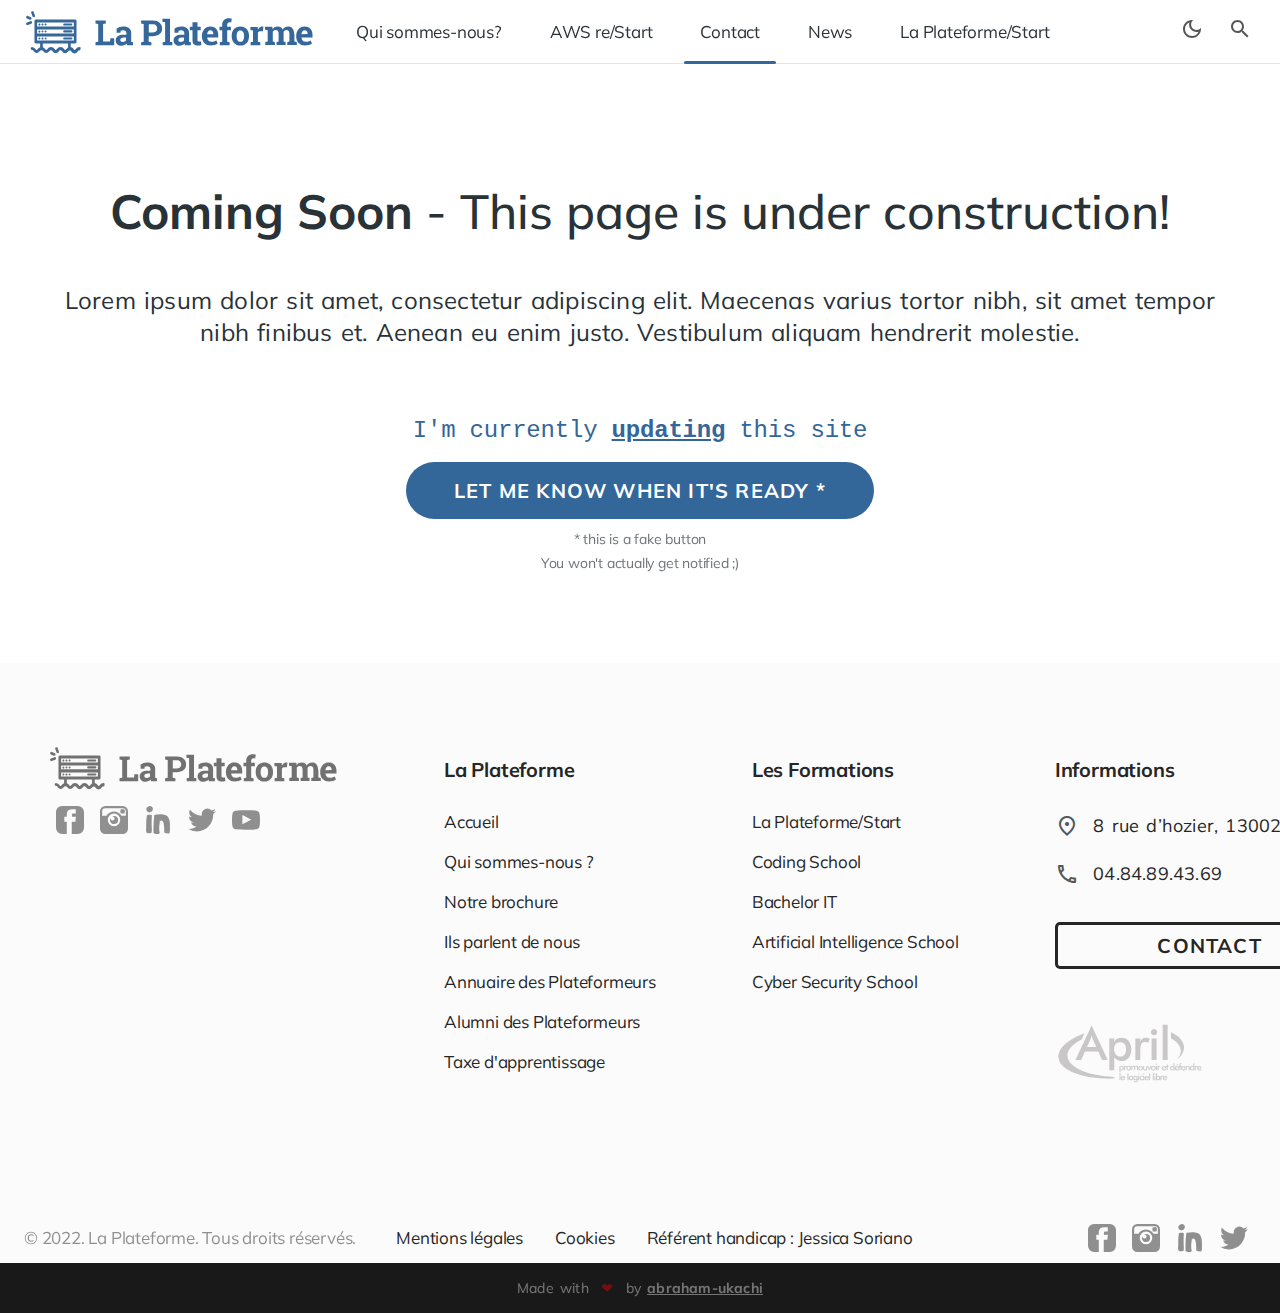
<file: site-la-plateforme/contact.html>
<!--
  ~ @license
  ~ LaPlateforme_ by Abraham Ukachi
  ~ Copyright (C) 2022 - LaPlateforme_
  ~ 
  ~ This program is free software: you can redistribute it and/or modify
  ~ it under the terms of the GNU General Public License as published by
  ~ the Free Software Foundation, either version 3 of the License, or
  ~ (at your option) any later version.
  ~ 
  ~ This program is distributed in the hope that it will be useful,
  ~ but WITHOUT ANY WARRANTY; without even the implied warranty of
  ~ MERCHANTABILITY or FITNESS FOR A PARTICULAR PURPOSE.  See the
  ~ GNU General Public License for more details.
  ~
-->

<!DOCTYPE html>
<html lang="fr">
  <!-- Head -->
  <head>
    
    <meta charset="utf-8">
    <meta name="generator" content="abCV">
    <meta http-equiv="x-ua-compatible" content="IE=edge,chrome=1">
    <meta name="viewport" content="width=device-width, minimum-scale=1.0, initial-scale=1.0, user-scalable=yes">
    <meta name="description" content="La Plateforme_ - Made with :love: by Abraham Ukachi">

    <!-- Title -->
    <title>Contact | La Plateforme_ - Abraham Ukachi</title>
     
    <!-- Fonts, Fonts, Fonts !!! -->
    <!-- NOTE: I really don't like doing it this way but I run outta time , soo....:( -->
    <link rel="preconnect" href="https://fonts.googleapis.com">
    <link rel="preconnect" href="https://fonts.gstatic.com" crossorigin>
    <!-- Mulish Font -->
    <link href="https://fonts.googleapis.com/css2?family=Mulish:wght@300;400;500;700&display=swap" rel="stylesheet">
    <!-- Roboto Font -->
    <!-- <link href='http://fonts.googleapis.com/css?family=Roboto:300,400,500,700' rel='stylesheet' type='text/css'> -->

    <!-- Material Icons - https://github.com/google/material-design-icons/tree/master/font -->
    <!-- https://material.io/resources/icons/?style=baseline -->
    <!-- <link href="https://fonts.googleapis.com/icon?family=Material+Icons" rel="stylesheet"> -->



    <!-- Base -->
    <base href="site-la-plateforme">

    <link rel="icon" href="assets/images/favicon.ico">

    <!-- See https://goo.gl/OOhYW5 -->
    <link rel="manifest" href="manifest.json">

    <!-- See https://goo.gl/qRE0vM -->
    <meta name="theme-color" content="#336699">

    <!-- Add to homescreen for Chrome on Android. Fallback for manifest.json -->
    <meta name="mobile-web-app-capable" content="yes">
    <meta name="application-name" content="La Plateforme_">

    <!-- Add to homescreen for Safari on iOS -->
    <meta name="apple-mobile-web-app-capable" content="yes">
    <meta name="apple-mobile-web-app-status-bar-style" content="default">
    <meta name="apple-mobile-web-app-title" content="La Plateforme_">

    <!-- Homescreen icons -->
    <link rel="apple-touch-icon" href="assets/images/manifest/icon-48x48.png">
    <link rel="apple-touch-icon" sizes="72x72" href="assets/images/manifest/icon-72x72.png">
    <link rel="apple-touch-icon" sizes="96x96" href="assets/images/manifest/icon-96x96.png">
    <link rel="apple-touch-icon" sizes="144x144" href="assets/images/manifest/icon-144x144.png">
    <link rel="apple-touch-icon" sizes="192x192" href="assets/images/manifest/icon-192x192.png">

    <!-- Stylesheet -->
    <link rel="stylesheet" href="laplateforme.css">
    
    <!-- Script -->
    <!-- ^^^^^^ A little JS doesn't hurt ;) -->
    <script>
      /*
       * I'm well aware that this project doesn't require a script but
       * I couldn't help myself. So.... Bite me !! ;)
       */


      // Create `laPlateforme` object variable with a `isReady` key 
      var laPlateforme = { 
        isReady: false,
        onReady: () => {} 
      }; // <- `false` 'cause duh!! We ain't ready yet!! 


      // Let's do some stuff when this page loads...
      // NOTE: This is just a simulation 
      window.addEventListener('load', (event) => { 
        // ...Define a couple of constants & variables

        // First check for browser support
        // if the browser supports it...

        if (typeof(Storage) !== 'undefined') {
          // ...get the theme from local storage as `theme`
          let theme = localStorage.getItem('theme');
          // DEBUG [4dbsmaster]: tell me about it :)
          console.log(`[_progressHandler]: theme => ${theme}`);
          
          // if a theme was found in storage...
          if (typeof(theme) == 'string') {
            // ...remove all the themes in body
            document.body.classList.remove('light', 'dark');
            // update the theme
            document.body.classList.add(theme);
          };

        };
        
        // ...laPlateforme is READY!!!
        laPlateforme.isReady = true;

        // call the `onReady` function of `laPlateforme`
        laPlateforme.onReady();

        // DEBUG [4dbsmaster]: tell me about it :)
        console.log(`LaPlateforme is \x1b[32mReady\x1b[0m !!!`);
        
      });

    </script>

    <script src="laplateforme.js"></script>

  </head>
  
  <!-- Body -->
  <body class="theme light" fullbleed>
    
    <!-- App Layout -->
    <div id="appLayout" class="layout">

      <!-- Header -->
      <div id="header">

        <!-- toolBar -->
        <div id="toolBar" fixed>
          
          <!-- Logo Wrapper -->
          <a class="logo-wrapper horizontal centered" href="./">
            <!-- Logo Icon -->
            <img class="logo-icon" src="assets/logos/logo.svg">
            <!-- Logo Name -->
            <img class="logo-name" src="assets/logos/logoname.svg">
          </a>
          <!-- End of Logo Wrapper -->
            

          <!-- nav -->
          <nav id="nav" class="list">
            
            <!-- Qui sommes-nous | LINK -->
            <a href="qui-sommes-nous.html">
              <li>
                <span>Qui sommes-nous?</span>
                <span class="indicator"></span>
              </li>
            </a>
            <!-- End of Qui sommes-nous | LINK -->

            <!-- AWS Restart | LINK -->
            <a href="aws-restart.html">
              <li>
                <span>AWS re/Start</span>
                <span class="indicator"></span>
              </li>
            </a>
            <!-- End of AWS Restart | LINK -->

            <!-- Contact | LINK -->
            <a href="contact.html#" active>
              <li>
                <span>Contact</span>
                <span class="indicator"></span>
              </li>
            </a>
            <!-- End of Contact | LINK -->

            <!-- News | LINK -->
            <a href="news.html">
              <li>
                <span>News</span>
                <span class="indicator"></span>
              </li>
            </a>
            <!-- End of News | LINK -->

            <!-- Plateforme Start | LINK  -->
            <a href="plateforme-start.html">
              <li>
                <span>La Plateforme/Start</span>
                <span class="indicator"></span>
              </li>
            </a>
            <!-- End of Plateforme Start | LINK -->
            
          </nav>
          <!-- End of nav -->
          
          <!-- Icon-Buttons-Wrapper -->
          <div class="icon-buttons-wrapper horizontal centered">
            
            <!-- Dark Mode Icon Button -->
            <button id="darkModeIconButton" class="icon-button">
              <span class="material-icons md-dark">dark_mode</span>
            </button>

            <!-- Light Mode Icon Button -->
            <button id="lightModeIconButton" class="icon-button" hidden>
              <span class="material-icons md-light">light_mode</span>
            </button>

            <!-- Search Icon Button -->
            <button id="searchIconButton" class="icon-button">
              <span class="material-icons">search</span>
            </button>

          </div>
        
        </div>
        <!-- End of toolBar -->

        <!-- headerContent -->
        <div id="headerContent">

          <!--  Coming Soon - First section in headerContent -->
          <section class="comingSoon vertical centered">
            <!-- Section Container -->
            <div class="section-container vertical">
              <!-- H1 Title -->
              <h1><strong>Coming Soon</strong> - <span>This page is under construction!</span></h1>
              <!-- First paragraph -->
              <p>Lorem ipsum dolor sit amet, consectetur adipiscing elit. Maecenas varius tortor nibh, sit amet tempor nibh finibus et. Aenean eu enim justo. Vestibulum aliquam hendrerit molestie.</p>
              <!-- Text in code syntax/format -->
              <code>I'm currently <a href="https://github.com/abraham-ukachi/site-la-plateforme"><strong>updating</strong></a> this site</code>
              <!-- Button -->
              <button contained rounded>Let me know when it's ready *</button>
              <!-- Caption -->
              <div class="caption vertical centered">
                <span>* this is a fake button</span>
                <span>You won't actually get notified ;)</span>
              </div>

            </div>
            <!-- End of Section Container -->

          </section>
          <!-- End of Coming Soon - First section in headerContent -->

        </div>
        <!-- End of headerContent -->
        

      </div>
      <!-- End of Header -->

      <!-- Content - MAIN -->
      <main id="content">
        
        <!-- TODO: Add content here --> 

      </main>
      <!-- End of Content - MAIN -->

      <!-- Expanded Footer -->
      <!-- I Know...having two or more footers is not ideal but I don't have enough time right now :( --> 
      <!-- TODO (Optimization): Remove this expanded footer, and use JUST ONE !!! -->
      <footer class="vertical" expanded>
        <!-- Horizontal List -->
        <ul class="list horizontal">

          <!-- 1st Box-Wrapper 1 -->
          <li class="box-wrapper">
            <!-- Box - Vertical & Centered -->
            <div class="box vertical">

              <!-- Logo Wrapper -->
              <a class="logo-wrapper horizontal centered" href="./">
                <!-- Logo Icon -->
                <img class="logo-icon" src="assets/logos/logo.svg">
                <!-- Logo Name -->
                <img class="logo-name" src="assets/logos/logoname.svg">
              </a>
              <!-- End of Logo Wrapper -->

              <!-- <img id="footerLogo" src="assets/logos/svg/logo-laplateforme-footer.svg"> -->
              
              <!-- Social links -->
              <ul class="social links">

                <!-- Facebook Link -->
                <li class="facebook link">
                  <a href="https://www.facebook.com/LaPlateformeIO">
                    <img src="assets/logos/svg/logo-facebook.svg">
                  </a>
                </li>
                <!-- End of Facebook Link -->


                <!-- InstaGram Link -->
                <li class="instagram link">
                  <a href="https://www.instagram.com/LaPlateformeIO/">
                    <img src="assets/logos/svg/logo-instagram.svg">
                  </a>
                </li>
                <!-- End of InstaGram Link -->

                <!-- LinkedIn Link -->
                <li class="linkedin link">
                  <a href="https://www.linkedin.com/school/laplateformeio/">
                    <img src="assets/logos/svg/logo-linkedin.svg">
                  </a>
                </li>
                <!-- End of LinkedIn Link -->
                
                <!-- Twitter Link -->
                <li class="twitter link">
                  <a href="https://twitter.com/LaPlateformeIO">
                    <img src="assets/logos/svg/logo-twitter.svg">
                  </a>
                </li>
                <!-- End of Twitter Link -->

              
                <!-- YouTube Link -->
                <li class="youtube link">
                  <a href="https://www.youtube.com/c/LaPlateformeIO">
                    <img src="assets/logos/svg/logo-youtube.svg">
                  </a>
                </li>
                <!-- End of Twitter Link -->

              </ul>
              <!-- End of Social Links -->

            </div>
            <!-- End of Box - Vertical -->
          </li>
          <!-- End of 1st Box-Wrapper 1 -->


          <!-- Box-Wrapper 2 -->
          <li class="box-wrapper">
            <!-- Box -->
            <div class="box">
              <!-- H3 Title - La Plateforme -->
              <h3>La Plateforme</h3>

              <!-- Vertical List -->
              <ul class="list vertical">
                <!-- Accueil -->
                <li>
                  <a href="./" target="">
                    <span>Accueil</span>
                  </a>
                </li>

                <!-- Qui somes-nous ? -->
                <li>
                  <a href="qui-sommes-nous.html" target="">
                    <span>Qui sommes-nous ?</span>
                  </a>
                </li>
                
                <li>
                  <a href="https://laplateforme.io/laplateforme_brochure.pdf" target="_blank">
                    <span>Notre brochure</span>
                  </a>
                </li>
                
                <!-- Ils parlent de nous -->
                <li>
                  <a href="https://laplateforme.io/lls-parlent-de-nous/" target="_blank">
                    <span>Ils parlent de nous</span>
                  </a>
                </li>

                <!-- Annuaire des Plateformeurs -->
                <li>
                  <a href="https://students-laplateforme.io/" target="_blank">
                    <span>Annuaire des Plateformeurs</span>
                  </a>
                </li>
                
                <!-- Alumni des Plateformeurs -->
                <li>
                  <a href="https://alumni.laplateforme.io/" target="_blank">
                    <span>Alumni des Plateformeurs</span>
                  </a>
                </li>

                <!-- Taxe d'apprentissage -->
                <li>
                  <a href="https://laplateforme.io/entreprise/taxe-apprentissage/" target="_blank">
                    <span>Taxe d'apprentissage</span>
                  </a>
                </li>

              </ul>
              <!-- End of Vertical List -->
            </div>
            <!-- End of Box -->
          </li>
          <!-- End of Box-Wrapper 2-->

          <!-- Box-Wrapper 3 -->
          <li class="box-wrapper">
            <!-- Box -->
            <div class="box">
              <!-- H3 Title - Les Formations -->
              <h3>Les Formations</h3>

              <!-- Vertical List -->
              <ul class="list vertical">
                <!-- La Plateforme / Start -->
                <li>
                  <a href="plateforme-start.html" target="">
                    <span>La Plateforme/Start</span>
                  </a>
                </li>

                <!-- Coding School -->
                <li>
                  <a href="https://laplateforme.io/coding-school/" target="_blank">
                    <span>Coding School</span>
                  </a>
                </li>
                
                <!-- Bachelor IT -->
                <li>
                  <a href="https://laplateforme.io/bachelor-it/" target="_blank">
                    <span>Bachelor IT</span>
                  </a>
                </li>
                
                <!-- Artificial Intelligence School -->
                <li>
                  <a href="https://laplateforme.io/ai-school/" target="_blank">
                    <span>Artificial Intelligence School</span>
                  </a>
                </li>

                <!-- Cyber Security School -->
                <li>
                  <a href="https://laplateforme.io/cyber-security-school/" target="_blank">
                    <span>Cyber Security School</span>
                  </a>
                </li>

              </ul>
              <!-- End of Vertical List -->
            </div>
            <!-- End of Box -->
          </li>
          <!-- End of Box-Wrapper 3 -->

          <!-- Box-Wrapper 4 -->
          <li class="box-wrapper">
            <!-- Box -->
            <div class="box vertical">
              <!-- H3 Title - Informtions -->
              <h3>Informations</h3>

              <!-- Address / Location / Place -->
              <p><a href="https://goo.gl/maps/UbumHn7r4nATSEsg8" class="horizontal" target="_blank">
                <span class="material-icons">place</span>&nbsp;&nbsp;
                <span>8 rue d’hozier, 13002 Marseille</span>
              </a></p>
              <!-- End of Address / Location / Place -->


              <!-- Phonenumber --> 
              <p><a href="tel:04.84.89.43.69" class="horizontal" target="_blank">
                <span class="material-icons">phone</span>&nbsp;&nbsp;
                <span>04.84.89.43.69</span>
              </a></p>
              <!-- End of Phonenumber -->

              
              <!-- Outlined Contact Button -->
              <button id="contactButton" outlined>Contact</button>

              <!-- April Logo -->
              <img class="logo-april" src="assets/logos/svg/logo-april.svg" alt="April Logo">

            </div>
            <!-- End of Box -->
          </li>
          <!-- End of Box-Wrapper 4 -->

        </ul>
        <!-- End of Horizontal List -->
      </footer>
      <!-- End of Expanded Footer -->

      <!-- Footer -->
      <footer>
        <!-- Container -->
        <div class="horizontal container">
          <!-- Copyright -->
          <span copyright>&copy; 2022. La Plateforme. Tous droits réservés.</span>
          
          <!-- Links  -->
          <ul class="links">

            <!-- Mentions Link -->
            <li class="mentions link">
              <a href="https://laplateforme.io/mentions-legales/"><span>Mentions légales</span></a>
            </li>
            <!-- End of Mentions Link -->
            
            <!-- Cookies Link -->
            <li class="cookies link">
              <a href="https://laplateforme.io/cookies/"><span>Cookies</span></a>
            </li>
            <!-- End of Cookies Link -->
            
            <!-- Reference Link -->
            <li class="reference link">
              <a href="mailto:administration@laplateforme.io"><span>Référent handicap : Jessica Soriano</span></a>
            </li>
            <!-- End of Reference Link -->

          </ul>
          <!-- End of List Links -->

          <span stretch></span>

          <!-- Social links -->
          <ul class="social links">

            <!-- Facebook Link -->
            <li class="facebook link">
              <a href="https://www.facebook.com/LaPlateformeIO">
                <img src="assets/logos/svg/logo-facebook.svg">
              </a>
            </li>
            <!-- End of Facebook Link -->


            <!-- InstaGram Link -->
            <li class="instagram link">
              <a href="https://www.instagram.com/LaPlateformeIO/">
                <img src="assets/logos/svg/logo-instagram.svg">
              </a>
            </li>
            <!-- End of InstaGram Link -->

            <!-- LinkedIn Link -->
            <li class="linkedin link">
              <a href="https://www.linkedin.com/school/laplateformeio/">
                <img src="assets/logos/svg/logo-linkedin.svg">
              </a>
            </li>
            <!-- End of LinkedIn Link -->
            
            <!-- Twitter Link -->
            <li class="twitter link">
              <a href="https://twitter.com/LaPlateformeIO">
                <img src="assets/logos/svg/logo-twitter.svg">
              </a>
            </li>
            <!-- End of Twitter Link -->

          </ul>
          <!-- End of Social Links -->

        </div>
        <!-- End of Container -->
      </footer>
      <!-- End of Footer -->
      
      <!-- Footer about the author (a.k.a moi)-->
      <footer class="author centered">
        <p>Made with <span class="heart-icon">&nbsp;&#10084;&nbsp;</span> by <a href="https://github.com/abraham-ukachi"><b>abraham-ukachi</b></a></p>
      </footer>
      <!-- End of Footer -->

    </div>
    <!-- End of App Layout -->
    
    <!-- Dialog Layout -->
    <div id="dialogLayout" class="layout" fixed hidden>
    
      <!-- Navigation Dialog -->
      <div id="navDialog" class="dialog">
        <!-- Vertical List -->
          <nav class="list vertical">
            
            <!-- Qui sommes-nous | LINK -->
            <a href="qui-sommes-nous.html" active>
              <li>
                <span>Qui sommes-nous?</span>
                <span class="indicator"></span>
              </li>
            </a>
            <!-- End of Qui sommes-nous | LINK -->

            <!-- AWS Restart | LINK -->
            <a href="aws-restart.html">
              <li>
                <span>AWS re/Start</span>
                <span class="indicator"></span>
              </li>
            </a>
            <!-- End of AWS Restart | LINK -->

            <!-- Contact | LINK -->
            <a href="contact.html">
              <li>
                <span>Contact</span>
                <span class="indicator"></span>
              </li>
            </a>
            <!-- End of Contact | LINK -->

            <!-- News | LINK -->
            <a href="news.html">
              <li>
                <span>News</span>
                <span class="indicator"></span>
              </li>
            </a>
            <!-- End of News | LINK -->

            <!-- Plateforme Start | LINK  -->
            <a href="plateforme-start.html">
              <li>
                <span>La Plateforme/Start</span>
                <span class="indicator"></span>
              </li>
            </a>
            <!-- End of Plateforme Start | LINK -->
            
          </nav>
          <!-- End of nav -->
        <!-- End of Vertical List -->
      </div>
      <!-- End of Navigation Dialog -->

    </div>
    <!-- End of Dialog Layout -->

    <!-- Splash Screen Layout -->
    <div id="splashScreen" class="screen layout centered" hidden>
      
      <!-- Logo Wrapper -->
      <div class="logo-wrapper">
        <img class="logo-icon" src="assets/logos/logo.svg">
      </div>
      <!-- End of Logo Wrapper -->

      <!-- Progress -->
      <progress value="10" max="100"></progress>

    </div>
    <!-- End of Splash Screen Layout -->

  
  </body>

</html>
</file>
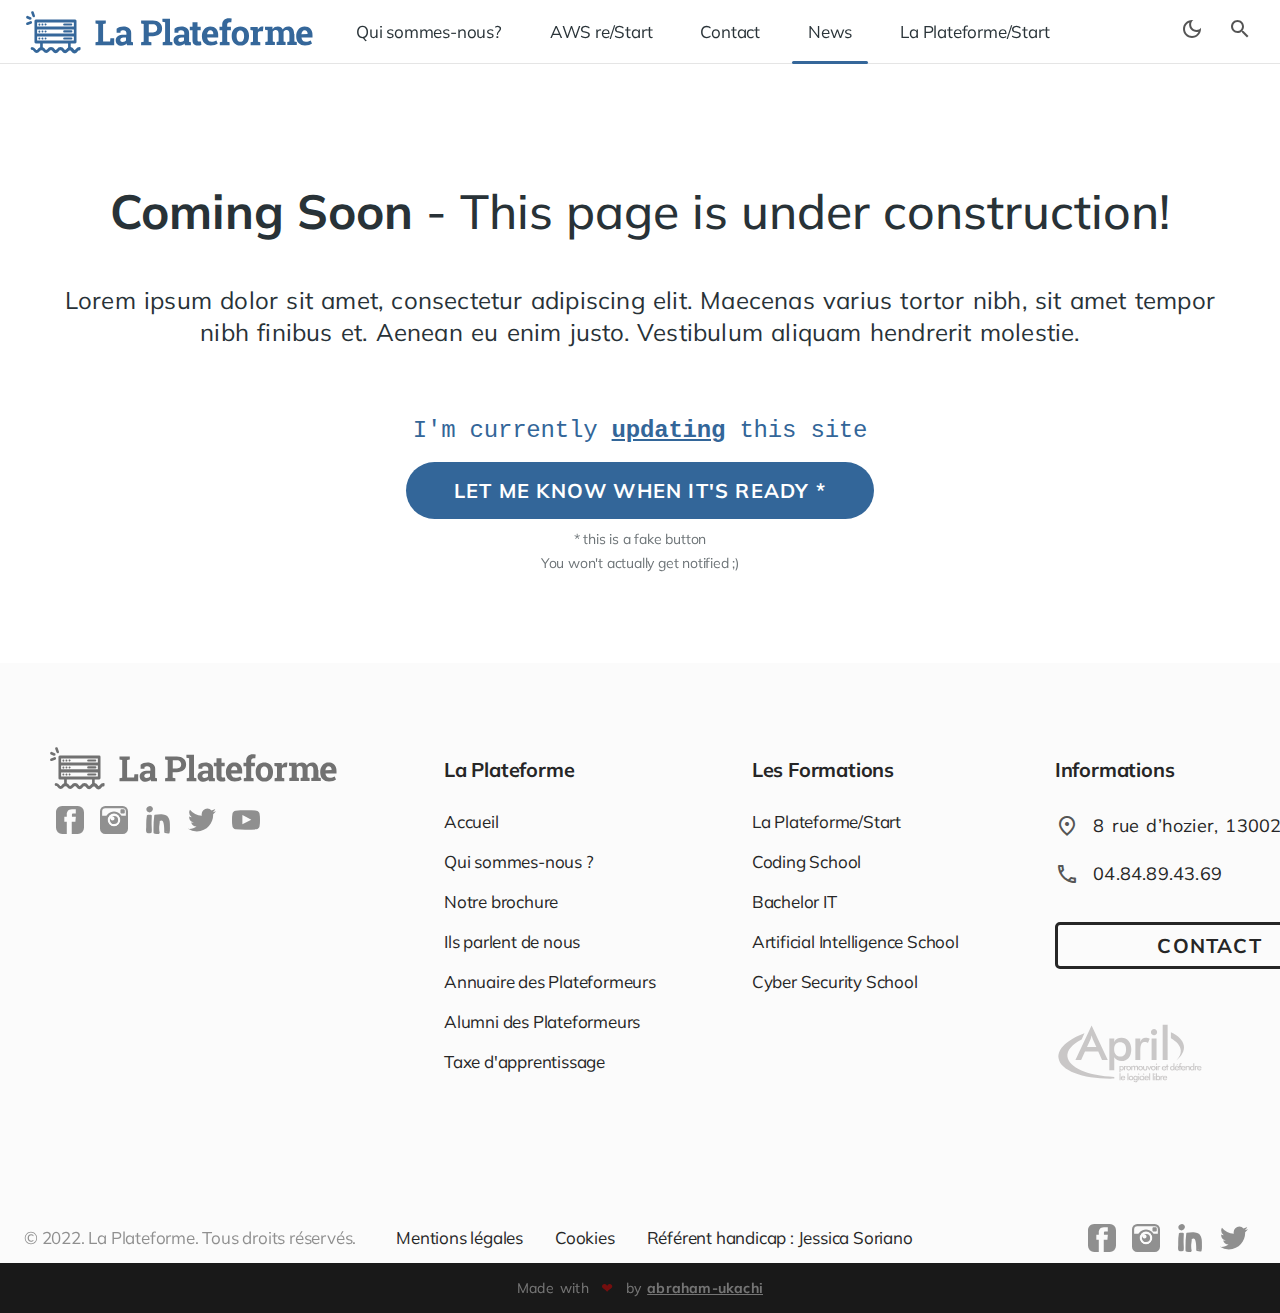
<file: site-la-plateforme/news.html>
<!--
  ~ @license
  ~ LaPlateforme_ by Abraham Ukachi
  ~ Copyright (C) 2022 - LaPlateforme_
  ~ 
  ~ This program is free software: you can redistribute it and/or modify
  ~ it under the terms of the GNU General Public License as published by
  ~ the Free Software Foundation, either version 3 of the License, or
  ~ (at your option) any later version.
  ~ 
  ~ This program is distributed in the hope that it will be useful,
  ~ but WITHOUT ANY WARRANTY; without even the implied warranty of
  ~ MERCHANTABILITY or FITNESS FOR A PARTICULAR PURPOSE.  See the
  ~ GNU General Public License for more details.
  ~
-->

<!DOCTYPE html>
<html lang="fr">
  <!-- Head -->
  <head>
    
    <meta charset="utf-8">
    <meta name="generator" content="abCV">
    <meta http-equiv="x-ua-compatible" content="IE=edge,chrome=1">
    <meta name="viewport" content="width=device-width, minimum-scale=1.0, initial-scale=1.0, user-scalable=yes">
    <meta name="description" content="La Plateforme_ - Made with :love: by Abraham Ukachi">

    <!-- Title -->
    <title>News | La Plateforme_ - Abraham Ukachi</title>
     
    <!-- Fonts, Fonts, Fonts !!! -->
    <!-- NOTE: I really don't like doing it this way but I run outta time , soo....:( -->
    <link rel="preconnect" href="https://fonts.googleapis.com">
    <link rel="preconnect" href="https://fonts.gstatic.com" crossorigin>
    <!-- Mulish Font -->
    <link href="https://fonts.googleapis.com/css2?family=Mulish:wght@300;400;500;700&display=swap" rel="stylesheet">
    <!-- Roboto Font -->
    <!-- <link href='http://fonts.googleapis.com/css?family=Roboto:300,400,500,700' rel='stylesheet' type='text/css'> -->

    <!-- Material Icons - https://github.com/google/material-design-icons/tree/master/font -->
    <!-- https://material.io/resources/icons/?style=baseline -->
    <!-- <link href="https://fonts.googleapis.com/icon?family=Material+Icons" rel="stylesheet"> -->



    <!-- Base -->
    <!-- TODO: change to 'site-la-plateforme' for production -->
    <base href="site-la-plateforme">

    <link rel="icon" href="assets/images/favicon.ico">

    <!-- See https://goo.gl/OOhYW5 -->
    <link rel="manifest" href="manifest.json">

    <!-- See https://goo.gl/qRE0vM -->
    <meta name="theme-color" content="#336699">

    <!-- Add to homescreen for Chrome on Android. Fallback for manifest.json -->
    <meta name="mobile-web-app-capable" content="yes">
    <meta name="application-name" content="La Plateforme_">

    <!-- Add to homescreen for Safari on iOS -->
    <meta name="apple-mobile-web-app-capable" content="yes">
    <meta name="apple-mobile-web-app-status-bar-style" content="default">
    <meta name="apple-mobile-web-app-title" content="La Plateforme_">

    <!-- Homescreen icons -->
    <link rel="apple-touch-icon" href="assets/images/manifest/icon-48x48.png">
    <link rel="apple-touch-icon" sizes="72x72" href="assets/images/manifest/icon-72x72.png">
    <link rel="apple-touch-icon" sizes="96x96" href="assets/images/manifest/icon-96x96.png">
    <link rel="apple-touch-icon" sizes="144x144" href="assets/images/manifest/icon-144x144.png">
    <link rel="apple-touch-icon" sizes="192x192" href="assets/images/manifest/icon-192x192.png">

    <!-- Stylesheet -->
    <link rel="stylesheet" href="laplateforme.css">
    
    <!-- Script -->
    <!-- ^^^^^^ A little JS doesn't hurt ;) -->
    <script>
      /*
       * I'm well aware that this project doesn't require a script but
       * I couldn't help myself. So.... Bite me !! ;)
       */


      // Create `laPlateforme` object variable with a `isReady` key 
      var laPlateforme = { 
        isReady: false,
        onReady: () => {} 
      }; // <- `false` 'cause duh!! We ain't ready yet!! 


      // Let's do some stuff when this page loads...
      // NOTE: This is just a simulation 
      window.addEventListener('load', (event) => { 
        // ...Define a couple of constants & variables

        // First check for browser support
        // if the browser supports it...

        if (typeof(Storage) !== 'undefined') {
          // ...get the theme from local storage as `theme`
          let theme = localStorage.getItem('theme');
          // DEBUG [4dbsmaster]: tell me about it :)
          console.log(`[_progressHandler]: theme => ${theme}`);
          
          // if a theme was found in storage...
          if (typeof(theme) == 'string') {
            // ...remove all the themes in body
            document.body.classList.remove('light', 'dark');
            // update the theme
            document.body.classList.add(theme);
          };

        };
        
        // ...laPlateforme is READY!!!
        laPlateforme.isReady = true;

        // call the `onReady` function of `laPlateforme`
        laPlateforme.onReady();

        // DEBUG [4dbsmaster]: tell me about it :)
        console.log(`LaPlateforme is \x1b[32mReady\x1b[0m !!!`);
        
      });

    </script>

    <script src="laplateforme.js"></script>

  </head>
  
  <!-- Body -->
  <body class="theme light" fullbleed>
    
    <!-- App Layout -->
    <div id="appLayout" class="layout">

      <!-- Header -->
      <div id="header">

        <!-- toolBar -->
        <div id="toolBar" fixed>
          
          <!-- Logo Wrapper -->
          <a class="logo-wrapper horizontal centered" href="./">
            <!-- Logo Icon -->
            <img class="logo-icon" src="assets/logos/logo.svg">
            <!-- Logo Name -->
            <img class="logo-name" src="assets/logos/logoname.svg">
          </a>
          <!-- End of Logo Wrapper -->
            

          <!-- nav -->
          <nav id="nav" class="list">
            
            <!-- Qui sommes-nous | LINK -->
            <a href="qui-sommes-nous.html">
              <li>
                <span>Qui sommes-nous?</span>
                <span class="indicator"></span>
              </li>
            </a>
            <!-- End of Qui sommes-nous | LINK -->

            <!-- AWS Restart | LINK -->
            <a href="aws-restart.html">
              <li>
                <span>AWS re/Start</span>
                <span class="indicator"></span>
              </li>
            </a>
            <!-- End of AWS Restart | LINK -->

            <!-- Contact | LINK -->
            <a href="contact.html">
              <li>
                <span>Contact</span>
                <span class="indicator"></span>
              </li>
            </a>
            <!-- End of Contact | LINK -->

            <!-- News | LINK -->
            <a href="#" active>
              <li>
                <span>News</span>
                <span class="indicator"></span>
              </li>
            </a>
            <!-- End of News | LINK -->

            <!-- Plateforme Start | LINK  -->
            <a href="plateforme-start.html">
              <li>
                <span>La Plateforme/Start</span>
                <span class="indicator"></span>
              </li>
            </a>
            <!-- End of Plateforme Start | LINK -->
            
          </nav>
          <!-- End of nav -->
          
          <!-- Icon-Buttons-Wrapper -->
          <div class="icon-buttons-wrapper horizontal centered">
            
            <!-- Dark Mode Icon Button -->
            <button id="darkModeIconButton" class="icon-button">
              <span class="material-icons md-dark">dark_mode</span>
            </button>

            <!-- Light Mode Icon Button -->
            <button id="lightModeIconButton" class="icon-button" hidden>
              <span class="material-icons md-light">light_mode</span>
            </button>

            <!-- Search Icon Button -->
            <button id="searchIconButton" class="icon-button">
              <span class="material-icons">search</span>
            </button>

          </div>
        
        </div>
        <!-- End of toolBar -->

        <!-- headerContent -->
        <div id="headerContent">

          <!--  Coming Soon - First section in headerContent -->
          <section class="comingSoon vertical centered">
            <!-- Section Container -->
            <div class="section-container vertical">
              <!-- H1 Title -->
              <h1><strong>Coming Soon</strong> - <span>This page is under construction!</span></h1>
              <!-- First paragraph -->
              <p>Lorem ipsum dolor sit amet, consectetur adipiscing elit. Maecenas varius tortor nibh, sit amet tempor nibh finibus et. Aenean eu enim justo. Vestibulum aliquam hendrerit molestie.</p>
              <!-- Text in code syntax/format -->
              <code>I'm currently <a href="https://github.com/abraham-ukachi/site-la-plateforme"><strong>updating</strong></a> this site</code>
              <!-- Button -->
              <button contained rounded>Let me know when it's ready *</button>
              <!-- Caption -->
              <div class="caption vertical centered">
                <span>* this is a fake button</span>
                <span>You won't actually get notified ;)</span>
              </div>

            </div>
            <!-- End of Section Container -->

          </section>
          <!-- End of Coming Soon - First section in headerContent -->

        </div>
        <!-- End of headerContent -->
        

      </div>
      <!-- End of Header -->

      <!-- Content - MAIN -->
      <main id="content">
        
        <!-- TODO: Add content here --> 

      </main>
      <!-- End of Content - MAIN -->

      <!-- Expanded Footer -->
      <!-- I Know...having two or more footers is not ideal but I don't have enough time right now :( --> 
      <!-- TODO (Optimization): Remove this expanded footer, and use JUST ONE !!! -->
      <footer class="vertical" expanded>
        <!-- Horizontal List -->
        <ul class="list horizontal">

          <!-- 1st Box-Wrapper 1 -->
          <li class="box-wrapper">
            <!-- Box - Vertical & Centered -->
            <div class="box vertical">

              <!-- Logo Wrapper -->
              <a class="logo-wrapper horizontal centered" href="./#">
                <!-- Logo Icon -->
                <img class="logo-icon" src="assets/logos/logo.svg">
                <!-- Logo Name -->
                <img class="logo-name" src="assets/logos/logoname.svg">
              </a>
              <!-- End of Logo Wrapper -->

              <!-- <img id="footerLogo" src="assets/logos/svg/logo-laplateforme-footer.svg"> -->
              
              <!-- Social links -->
              <ul class="social links">

                <!-- Facebook Link -->
                <li class="facebook link">
                  <a href="https://www.facebook.com/LaPlateformeIO">
                    <img src="assets/logos/svg/logo-facebook.svg">
                  </a>
                </li>
                <!-- End of Facebook Link -->


                <!-- InstaGram Link -->
                <li class="instagram link">
                  <a href="https://www.instagram.com/LaPlateformeIO/">
                    <img src="assets/logos/svg/logo-instagram.svg">
                  </a>
                </li>
                <!-- End of InstaGram Link -->

                <!-- LinkedIn Link -->
                <li class="linkedin link">
                  <a href="https://www.linkedin.com/school/laplateformeio/">
                    <img src="assets/logos/svg/logo-linkedin.svg">
                  </a>
                </li>
                <!-- End of LinkedIn Link -->
                
                <!-- Twitter Link -->
                <li class="twitter link">
                  <a href="https://twitter.com/LaPlateformeIO">
                    <img src="assets/logos/svg/logo-twitter.svg">
                  </a>
                </li>
                <!-- End of Twitter Link -->

              
                <!-- YouTube Link -->
                <li class="youtube link">
                  <a href="https://www.youtube.com/c/LaPlateformeIO">
                    <img src="assets/logos/svg/logo-youtube.svg">
                  </a>
                </li>
                <!-- End of Twitter Link -->

              </ul>
              <!-- End of Social Links -->

            </div>
            <!-- End of Box - Vertical -->
          </li>
          <!-- End of 1st Box-Wrapper 1 -->


          <!-- Box-Wrapper 2 -->
          <li class="box-wrapper">
            <!-- Box -->
            <div class="box">
              <!-- H3 Title - La Plateforme -->
              <h3>La Plateforme</h3>

              <!-- Vertical List -->
              <ul class="list vertical">
                <!-- Accueil -->
                <li>
                  <a href="./" target="">
                    <span>Accueil</span>
                  </a>
                </li>

                <!-- Qui somes-nous ? -->
                <li>
                  <a href="qui-sommes-nous.html" target="">
                    <span>Qui sommes-nous ?</span>
                  </a>
                </li>
                
                <li>
                  <a href="https://laplateforme.io/laplateforme_brochure.pdf" target="_blank">
                    <span>Notre brochure</span>
                  </a>
                </li>
                
                <!-- Ils parlent de nous -->
                <li>
                  <a href="https://laplateforme.io/lls-parlent-de-nous/" target="_blank">
                    <span>Ils parlent de nous</span>
                  </a>
                </li>

                <!-- Annuaire des Plateformeurs -->
                <li>
                  <a href="https://students-laplateforme.io/" target="_blank">
                    <span>Annuaire des Plateformeurs</span>
                  </a>
                </li>
                
                <!-- Alumni des Plateformeurs -->
                <li>
                  <a href="https://alumni.laplateforme.io/" target="_blank">
                    <span>Alumni des Plateformeurs</span>
                  </a>
                </li>

                <!-- Taxe d'apprentissage -->
                <li>
                  <a href="https://laplateforme.io/entreprise/taxe-apprentissage/" target="_blank">
                    <span>Taxe d'apprentissage</span>
                  </a>
                </li>

              </ul>
              <!-- End of Vertical List -->
            </div>
            <!-- End of Box -->
          </li>
          <!-- End of Box-Wrapper 2-->

          <!-- Box-Wrapper 3 -->
          <li class="box-wrapper">
            <!-- Box -->
            <div class="box">
              <!-- H3 Title - Les Formations -->
              <h3>Les Formations</h3>

              <!-- Vertical List -->
              <ul class="list vertical">
                <!-- La Plateforme / Start -->
                <li>
                  <a href="plateforme-start.html" target="">
                    <span>La Plateforme/Start</span>
                  </a>
                </li>

                <!-- Coding School -->
                <li>
                  <a href="https://laplateforme.io/coding-school/" target="_blank">
                    <span>Coding School</span>
                  </a>
                </li>
                
                <!-- Bachelor IT -->
                <li>
                  <a href="https://laplateforme.io/bachelor-it/" target="_blank">
                    <span>Bachelor IT</span>
                  </a>
                </li>
                
                <!-- Artificial Intelligence School -->
                <li>
                  <a href="https://laplateforme.io/ai-school/" target="_blank">
                    <span>Artificial Intelligence School</span>
                  </a>
                </li>

                <!-- Cyber Security School -->
                <li>
                  <a href="https://laplateforme.io/cyber-security-school/" target="_blank">
                    <span>Cyber Security School</span>
                  </a>
                </li>

              </ul>
              <!-- End of Vertical List -->
            </div>
            <!-- End of Box -->
          </li>
          <!-- End of Box-Wrapper 3 -->

          <!-- Box-Wrapper 4 -->
          <li class="box-wrapper">
            <!-- Box -->
            <div class="box vertical">
              <!-- H3 Title - Informtions -->
              <h3>Informations</h3>

              <!-- Address / Location / Place -->
              <p><a href="https://goo.gl/maps/UbumHn7r4nATSEsg8" class="horizontal" target="_blank">
                <span class="material-icons">place</span>&nbsp;&nbsp;
                <span>8 rue d’hozier, 13002 Marseille</span>
              </a></p>
              <!-- End of Address / Location / Place -->


              <!-- Phonenumber --> 
              <p><a href="tel:04.84.89.43.69" class="horizontal" target="_blank">
                <span class="material-icons">phone</span>&nbsp;&nbsp;
                <span>04.84.89.43.69</span>
              </a></p>
              <!-- End of Phonenumber -->

              
              <!-- Outlined Contact Button -->
              <button id="contactButton" outlined>Contact</button>

              <!-- April Logo -->
              <img class="logo-april" src="assets/logos/svg/logo-april.svg" alt="April Logo">

            </div>
            <!-- End of Box -->
          </li>
          <!-- End of Box-Wrapper 4 -->

        </ul>
        <!-- End of Horizontal List -->
      </footer>
      <!-- End of Expanded Footer -->

      <!-- Footer -->
      <footer>
        <!-- Container -->
        <div class="horizontal container">
          <!-- Copyright -->
          <span copyright>&copy; 2022. La Plateforme. Tous droits réservés.</span>
          
          <!-- Links  -->
          <ul class="links">

            <!-- Mentions Link -->
            <li class="mentions link">
              <a href="https://laplateforme.io/mentions-legales/"><span>Mentions légales</span></a>
            </li>
            <!-- End of Mentions Link -->
            
            <!-- Cookies Link -->
            <li class="cookies link">
              <a href="https://laplateforme.io/cookies/"><span>Cookies</span></a>
            </li>
            <!-- End of Cookies Link -->
            
            <!-- Reference Link -->
            <li class="reference link">
              <a href="mailto:administration@laplateforme.io"><span>Référent handicap : Jessica Soriano</span></a>
            </li>
            <!-- End of Reference Link -->

          </ul>
          <!-- End of List Links -->

          <span stretch></span>

          <!-- Social links -->
          <ul class="social links">

            <!-- Facebook Link -->
            <li class="facebook link">
              <a href="https://www.facebook.com/LaPlateformeIO">
                <img src="assets/logos/svg/logo-facebook.svg">
              </a>
            </li>
            <!-- End of Facebook Link -->


            <!-- InstaGram Link -->
            <li class="instagram link">
              <a href="https://www.instagram.com/LaPlateformeIO/">
                <img src="assets/logos/svg/logo-instagram.svg">
              </a>
            </li>
            <!-- End of InstaGram Link -->

            <!-- LinkedIn Link -->
            <li class="linkedin link">
              <a href="https://www.linkedin.com/school/laplateformeio/">
                <img src="assets/logos/svg/logo-linkedin.svg">
              </a>
            </li>
            <!-- End of LinkedIn Link -->
            
            <!-- Twitter Link -->
            <li class="twitter link">
              <a href="https://twitter.com/LaPlateformeIO">
                <img src="assets/logos/svg/logo-twitter.svg">
              </a>
            </li>
            <!-- End of Twitter Link -->

          </ul>
          <!-- End of Social Links -->

        </div>
        <!-- End of Container -->
      </footer>
      <!-- End of Footer -->
      
      <!-- Footer about the author (a.k.a moi)-->
      <footer class="author centered">
        <p>Made with <span class="heart-icon">&nbsp;&#10084;&nbsp;</span> by <a href="https://github.com/abraham-ukachi"><b>abraham-ukachi</b></a></p>
      </footer>
      <!-- End of Footer -->

    </div>
    <!-- End of App Layout -->
    
    <!-- Dialog Layout -->
    <div id="dialogLayout" class="layout" fixed hidden>
    
      <!-- Navigation Dialog -->
      <div id="navDialog" class="dialog">
        <!-- Vertical List -->
          <nav class="list vertical">
            
            <!-- Qui sommes-nous | LINK -->
            <a href="qui-sommes-nous.html" active>
              <li>
                <span>Qui sommes-nous?</span>
                <span class="indicator"></span>
              </li>
            </a>
            <!-- End of Qui sommes-nous | LINK -->

            <!-- AWS Restart | LINK -->
            <a href="aws-restart.html">
              <li>
                <span>AWS re/Start</span>
                <span class="indicator"></span>
              </li>
            </a>
            <!-- End of AWS Restart | LINK -->

            <!-- Contact | LINK -->
            <a href="contact.html">
              <li>
                <span>Contact</span>
                <span class="indicator"></span>
              </li>
            </a>
            <!-- End of Contact | LINK -->

            <!-- News | LINK -->
            <a href="news.html#">
              <li>
                <span>News</span>
                <span class="indicator"></span>
              </li>
            </a>
            <!-- End of News | LINK -->

            <!-- Plateforme Start | LINK  -->
            <a href="plateforme-start.html">
              <li>
                <span>La Plateforme/Start</span>
                <span class="indicator"></span>
              </li>
            </a>
            <!-- End of Plateforme Start | LINK -->
            
          </nav>
          <!-- End of nav -->
        <!-- End of Vertical List -->
      </div>
      <!-- End of Navigation Dialog -->

    </div>
    <!-- End of Dialog Layout -->

    <!-- Splash Screen Layout -->
    <div id="splashScreen" class="screen layout centered" hidden>
      
      <!-- Logo Wrapper -->
      <div class="logo-wrapper">
        <img class="logo-icon" src="assets/logos/logo.svg">
      </div>
      <!-- End of Logo Wrapper -->

      <!-- Progress -->
      <progress value="10" max="100"></progress>

    </div>
    <!-- End of Splash Screen Layout -->

  
  </body>

</html>
</file>
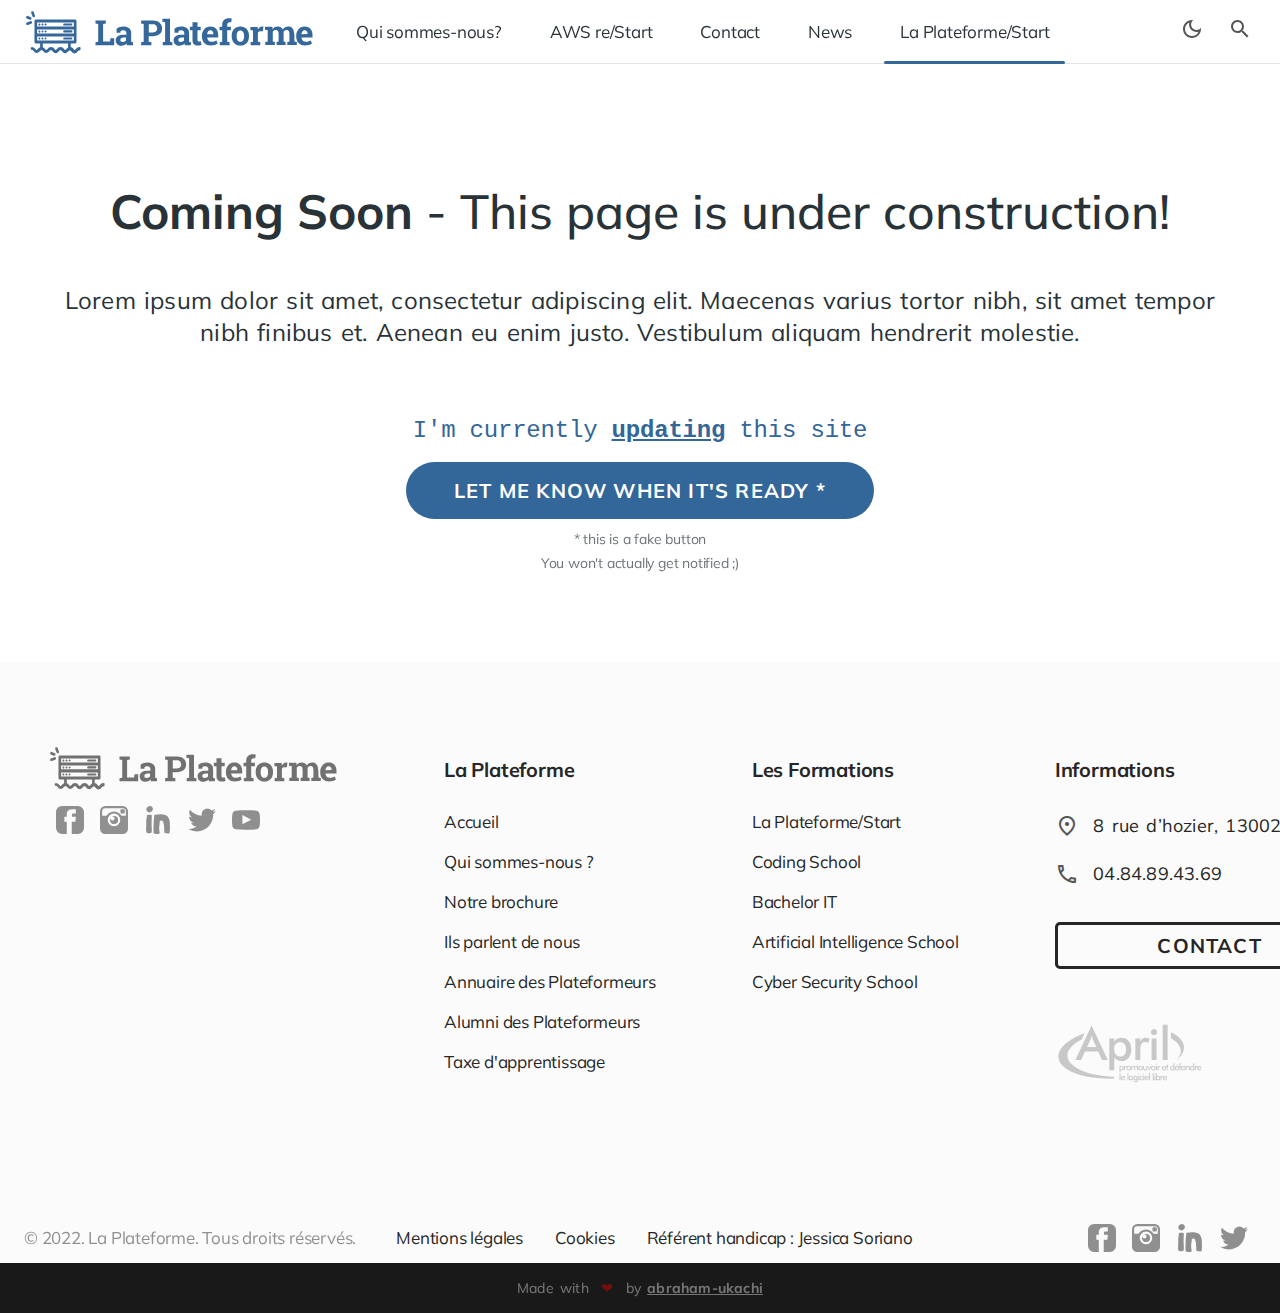
<file: site-la-plateforme/plateforme-start.html>
<!--
  ~ @license
  ~ LaPlateforme_ by Abraham Ukachi
  ~ Copyright (C) 2022 - LaPlateforme_
  ~ 
  ~ This program is free software: you can redistribute it and/or modify
  ~ it under the terms of the GNU General Public License as published by
  ~ the Free Software Foundation, either version 3 of the License, or
  ~ (at your option) any later version.
  ~ 
  ~ This program is distributed in the hope that it will be useful,
  ~ but WITHOUT ANY WARRANTY; without even the implied warranty of
  ~ MERCHANTABILITY or FITNESS FOR A PARTICULAR PURPOSE.  See the
  ~ GNU General Public License for more details.
  ~
-->

<!DOCTYPE html>
<html lang="fr">
  <!-- Head -->
  <head>
    
    <meta charset="utf-8">
    <meta name="generator" content="abCV">
    <meta http-equiv="x-ua-compatible" content="IE=edge,chrome=1">
    <meta name="viewport" content="width=device-width, minimum-scale=1.0, initial-scale=1.0, user-scalable=yes">
    <meta name="description" content="La Plateforme_ - Made with :love: by Abraham Ukachi">

    <!-- Title -->
    <title>Plateforme Start | La Plateforme_ - Abraham Ukachi</title>
     
    <!-- Fonts, Fonts, Fonts !!! -->
    <!-- NOTE: I really don't like doing it this way but I run outta time , soo....:( -->
    <link rel="preconnect" href="https://fonts.googleapis.com">
    <link rel="preconnect" href="https://fonts.gstatic.com" crossorigin>
    <!-- Mulish Font -->
    <link href="https://fonts.googleapis.com/css2?family=Mulish:wght@300;400;500;700&display=swap" rel="stylesheet">
    <!-- Roboto Font -->
    <!-- <link href='http://fonts.googleapis.com/css?family=Roboto:300,400,500,700' rel='stylesheet' type='text/css'> -->

    <!-- Material Icons - https://github.com/google/material-design-icons/tree/master/font -->
    <!-- https://material.io/resources/icons/?style=baseline -->
    <!-- <link href="https://fonts.googleapis.com/icon?family=Material+Icons" rel="stylesheet"> -->



    <!-- Base -->
    <base href="site-la-plateforme">

    <link rel="icon" href="assets/images/favicon.ico">

    <!-- See https://goo.gl/OOhYW5 -->
    <link rel="manifest" href="manifest.json">

    <!-- See https://goo.gl/qRE0vM -->
    <meta name="theme-color" content="#336699">

    <!-- Add to homescreen for Chrome on Android. Fallback for manifest.json -->
    <meta name="mobile-web-app-capable" content="yes">
    <meta name="application-name" content="La Plateforme_">

    <!-- Add to homescreen for Safari on iOS -->
    <meta name="apple-mobile-web-app-capable" content="yes">
    <meta name="apple-mobile-web-app-status-bar-style" content="default">
    <meta name="apple-mobile-web-app-title" content="La Plateforme_">

    <!-- Homescreen icons -->
    <link rel="apple-touch-icon" href="assets/images/manifest/icon-48x48.png">
    <link rel="apple-touch-icon" sizes="72x72" href="assets/images/manifest/icon-72x72.png">
    <link rel="apple-touch-icon" sizes="96x96" href="assets/images/manifest/icon-96x96.png">
    <link rel="apple-touch-icon" sizes="144x144" href="assets/images/manifest/icon-144x144.png">
    <link rel="apple-touch-icon" sizes="192x192" href="assets/images/manifest/icon-192x192.png">

    <!-- Stylesheet -->
    <link rel="stylesheet" href="laplateforme.css">
    
    <!-- Script -->
    <!-- ^^^^^^ A little JS doesn't hurt ;) -->
    <script>
      /*
       * I'm well aware that this project doesn't require a script but
       * I couldn't help myself. So.... Bite me !! ;)
       */


      // Create `laPlateforme` object variable with a `isReady` key 
      var laPlateforme = { 
        isReady: false,
        onReady: () => {} 
      }; // <- `false` 'cause duh!! We ain't ready yet!! 


      // Let's do some stuff when this page loads...
      // NOTE: This is just a simulation 
      window.addEventListener('load', (event) => { 
        // ...Define a couple of constants & variables

        // First check for browser support
        // if the browser supports it...

        if (typeof(Storage) !== 'undefined') {
          // ...get the theme from local storage as `theme`
          let theme = localStorage.getItem('theme');
          // DEBUG [4dbsmaster]: tell me about it :)
          console.log(`[_progressHandler]: theme => ${theme}`);
          
          // if a theme was found in storage...
          if (typeof(theme) == 'string') {
            // ...remove all the themes in body
            document.body.classList.remove('light', 'dark');
            // update the theme
            document.body.classList.add(theme);
          };

        };
        
        // ...laPlateforme is READY!!!
        laPlateforme.isReady = true;

        // call the `onReady` function of `laPlateforme`
        laPlateforme.onReady();

        // DEBUG [4dbsmaster]: tell me about it :)
        console.log(`LaPlateforme is \x1b[32mReady\x1b[0m !!!`);
        
      });

    </script>

    <script src="laplateforme.js"></script>

  </head>
  
  <!-- Body -->
  <body class="theme light" fullbleed>
    
    <!-- App Layout -->
    <div id="appLayout" class="layout">

      <!-- Header -->
      <div id="header">

        <!-- toolBar -->
        <div id="toolBar" fixed>
          
          <!-- Logo Wrapper -->
          <a class="logo-wrapper horizontal centered" href=".">
            <!-- Logo Icon -->
            <img class="logo-icon" src="assets/logos/logo.svg">
            <!-- Logo Name -->
            <img class="logo-name" src="assets/logos/logoname.svg">
          </a>
          <!-- End of Logo Wrapper -->
            

          <!-- nav -->
          <nav id="nav" class="list">
            
            <!-- Qui sommes-nous | LINK -->
            <a href="qui-sommes-nous.html">
              <li>
                <span>Qui sommes-nous?</span>
                <span class="indicator"></span>
              </li>
            </a>
            <!-- End of Qui sommes-nous | LINK -->

            <!-- AWS Restart | LINK -->
            <a href="aws-restart.html">
              <li>
                <span>AWS re/Start</span>
                <span class="indicator"></span>
              </li>
            </a>
            <!-- End of AWS Restart | LINK -->

            <!-- Contact | LINK -->
            <a href="contact.html">
              <li>
                <span>Contact</span>
                <span class="indicator"></span>
              </li>
            </a>
            <!-- End of Contact | LINK -->

            <!-- News | LINK -->
            <a href="news.html">
              <li>
                <span>News</span>
                <span class="indicator"></span>
              </li>
            </a>
            <!-- End of News | LINK -->

            <!-- Plateforme Start | LINK  -->
            <a href="plateforme-start.html#" active>
              <li>
                <span>La Plateforme/Start</span>
                <span class="indicator"></span>
              </li>
            </a>
            <!-- End of Plateforme Start | LINK -->
            
          </nav>
          <!-- End of nav -->
          
          <!-- Icon-Buttons-Wrapper -->
          <div class="icon-buttons-wrapper horizontal centered">
            
            <!-- Dark Mode Icon Button -->
            <button id="darkModeIconButton" class="icon-button">
              <span class="material-icons md-dark">dark_mode</span>
            </button>

            <!-- Light Mode Icon Button -->
            <button id="lightModeIconButton" class="icon-button" hidden>
              <span class="material-icons md-light">light_mode</span>
            </button>

            <!-- Search Icon Button -->
            <button id="searchIconButton" class="icon-button">
              <span class="material-icons">search</span>
            </button>

          </div>
        
        </div>
        <!-- End of toolBar -->

        <!-- headerContent -->
        <div id="headerContent">

          <!--  Coming Soon - First section in headerContent -->
          <section class="comingSoon vertical centered">
            <!-- Section Container -->
            <div class="section-container vertical">
              <!-- H1 Title -->
              <h1><strong>Coming Soon</strong> - <span>This page is under construction!</span></h1>
              <!-- First paragraph -->
              <p>Lorem ipsum dolor sit amet, consectetur adipiscing elit. Maecenas varius tortor nibh, sit amet tempor nibh finibus et. Aenean eu enim justo. Vestibulum aliquam hendrerit molestie.</p>
              <!-- Text in code syntax/format -->
              <code>I'm currently <a href="https://github.com/abraham-ukachi/site-la-plateforme"><strong>updating</strong></a> this site</code>
              <!-- Button -->
              <button contained rounded>Let me know when it's ready *</button>
              <!-- Caption -->
              <div class="caption vertical centered">
                <span>* this is a fake button</span>
                <span>You won't actually get notified ;)</span>
              </div>

            </div>
            <!-- End of Section Container -->

          </section>
          <!-- End of Coming Soon - First section in headerContent -->

        </div>
        <!-- End of headerContent -->
        

      </div>
      <!-- End of Header -->

      <!-- Content - MAIN -->
      <main id="content">
        
        <!-- TODO: Add content here --> 

      </main>
      <!-- End of Content - MAIN -->

      <!-- Expanded Footer -->
      <!-- I Know...having two or more footers is not ideal but I don't have enough time right now :( --> 
      <!-- TODO (Optimization): Remove this expanded footer, and use JUST ONE !!! -->
      <footer class="vertical" expanded>
        <!-- Horizontal List -->
        <ul class="list horizontal">

          <!-- 1st Box-Wrapper 1 -->
          <li class="box-wrapper">
            <!-- Box - Vertical & Centered -->
            <div class="box vertical">

              <!-- Logo Wrapper -->
              <a class="logo-wrapper horizontal centered" href="./">
                <!-- Logo Icon -->
                <img class="logo-icon" src="assets/logos/logo.svg">
                <!-- Logo Name -->
                <img class="logo-name" src="assets/logos/logoname.svg">
              </a>
              <!-- End of Logo Wrapper -->

              <!-- <img id="footerLogo" src="assets/logos/svg/logo-laplateforme-footer.svg"> -->
              
              <!-- Social links -->
              <ul class="social links">

                <!-- Facebook Link -->
                <li class="facebook link">
                  <a href="https://www.facebook.com/LaPlateformeIO">
                    <img src="assets/logos/svg/logo-facebook.svg">
                  </a>
                </li>
                <!-- End of Facebook Link -->


                <!-- InstaGram Link -->
                <li class="instagram link">
                  <a href="https://www.instagram.com/LaPlateformeIO/">
                    <img src="assets/logos/svg/logo-instagram.svg">
                  </a>
                </li>
                <!-- End of InstaGram Link -->

                <!-- LinkedIn Link -->
                <li class="linkedin link">
                  <a href="https://www.linkedin.com/school/laplateformeio/">
                    <img src="assets/logos/svg/logo-linkedin.svg">
                  </a>
                </li>
                <!-- End of LinkedIn Link -->
                
                <!-- Twitter Link -->
                <li class="twitter link">
                  <a href="https://twitter.com/LaPlateformeIO">
                    <img src="assets/logos/svg/logo-twitter.svg">
                  </a>
                </li>
                <!-- End of Twitter Link -->

              
                <!-- YouTube Link -->
                <li class="youtube link">
                  <a href="https://www.youtube.com/c/LaPlateformeIO">
                    <img src="assets/logos/svg/logo-youtube.svg">
                  </a>
                </li>
                <!-- End of Twitter Link -->

              </ul>
              <!-- End of Social Links -->

            </div>
            <!-- End of Box - Vertical -->
          </li>
          <!-- End of 1st Box-Wrapper 1 -->


          <!-- Box-Wrapper 2 -->
          <li class="box-wrapper">
            <!-- Box -->
            <div class="box">
              <!-- H3 Title - La Plateforme -->
              <h3>La Plateforme</h3>

              <!-- Vertical List -->
              <ul class="list vertical">
                <!-- Accueil -->
                <li>
                  <a href="./" target="">
                    <span>Accueil</span>
                  </a>
                </li>

                <!-- Qui somes-nous ? -->
                <li>
                  <a href="qui-sommes-nous.html" target="">
                    <span>Qui sommes-nous ?</span>
                  </a>
                </li>
                
                <li>
                  <a href="https://laplateforme.io/laplateforme_brochure.pdf" target="_blank">
                    <span>Notre brochure</span>
                  </a>
                </li>
                
                <!-- Ils parlent de nous -->
                <li>
                  <a href="https://laplateforme.io/lls-parlent-de-nous/" target="_blank">
                    <span>Ils parlent de nous</span>
                  </a>
                </li>

                <!-- Annuaire des Plateformeurs -->
                <li>
                  <a href="https://students-laplateforme.io/" target="_blank">
                    <span>Annuaire des Plateformeurs</span>
                  </a>
                </li>
                
                <!-- Alumni des Plateformeurs -->
                <li>
                  <a href="https://alumni.laplateforme.io/" target="_blank">
                    <span>Alumni des Plateformeurs</span>
                  </a>
                </li>

                <!-- Taxe d'apprentissage -->
                <li>
                  <a href="https://laplateforme.io/entreprise/taxe-apprentissage/" target="_blank">
                    <span>Taxe d'apprentissage</span>
                  </a>
                </li>

              </ul>
              <!-- End of Vertical List -->
            </div>
            <!-- End of Box -->
          </li>
          <!-- End of Box-Wrapper 2-->

          <!-- Box-Wrapper 3 -->
          <li class="box-wrapper">
            <!-- Box -->
            <div class="box">
              <!-- H3 Title - Les Formations -->
              <h3>Les Formations</h3>

              <!-- Vertical List -->
              <ul class="list vertical">
                <!-- La Plateforme / Start -->
                <li>
                  <a href="plateforme-start.html#" target="">
                    <span>La Plateforme/Start</span>
                  </a>
                </li>

                <!-- Coding School -->
                <li>
                  <a href="https://laplateforme.io/coding-school/" target="_blank">
                    <span>Coding School</span>
                  </a>
                </li>
                
                <!-- Bachelor IT -->
                <li>
                  <a href="https://laplateforme.io/bachelor-it/" target="_blank">
                    <span>Bachelor IT</span>
                  </a>
                </li>
                
                <!-- Artificial Intelligence School -->
                <li>
                  <a href="https://laplateforme.io/ai-school/" target="_blank">
                    <span>Artificial Intelligence School</span>
                  </a>
                </li>

                <!-- Cyber Security School -->
                <li>
                  <a href="https://laplateforme.io/cyber-security-school/" target="_blank">
                    <span>Cyber Security School</span>
                  </a>
                </li>

              </ul>
              <!-- End of Vertical List -->
            </div>
            <!-- End of Box -->
          </li>
          <!-- End of Box-Wrapper 3 -->

          <!-- Box-Wrapper 4 -->
          <li class="box-wrapper">
            <!-- Box -->
            <div class="box vertical">
              <!-- H3 Title - Informtions -->
              <h3>Informations</h3>

              <!-- Address / Location / Place -->
              <p><a href="https://goo.gl/maps/UbumHn7r4nATSEsg8" class="horizontal" target="_blank">
                <span class="material-icons">place</span>&nbsp;&nbsp;
                <span>8 rue d’hozier, 13002 Marseille</span>
              </a></p>
              <!-- End of Address / Location / Place -->


              <!-- Phonenumber --> 
              <p><a href="tel:04.84.89.43.69" class="horizontal" target="_blank">
                <span class="material-icons">phone</span>&nbsp;&nbsp;
                <span>04.84.89.43.69</span>
              </a></p>
              <!-- End of Phonenumber -->

              
              <!-- Outlined Contact Button -->
              <button id="contactButton" outlined>Contact</button>

              <!-- April Logo -->
              <img class="logo-april" src="assets/logos/svg/logo-april.svg" alt="April Logo">

            </div>
            <!-- End of Box -->
          </li>
          <!-- End of Box-Wrapper 4 -->

        </ul>
        <!-- End of Horizontal List -->
      </footer>
      <!-- End of Expanded Footer -->

      <!-- Footer -->
      <footer>
        <!-- Container -->
        <div class="horizontal container">
          <!-- Copyright -->
          <span copyright>&copy; 2022. La Plateforme. Tous droits réservés.</span>
          
          <!-- Links  -->
          <ul class="links">

            <!-- Mentions Link -->
            <li class="mentions link">
              <a href="https://laplateforme.io/mentions-legales/"><span>Mentions légales</span></a>
            </li>
            <!-- End of Mentions Link -->
            
            <!-- Cookies Link -->
            <li class="cookies link">
              <a href="https://laplateforme.io/cookies/"><span>Cookies</span></a>
            </li>
            <!-- End of Cookies Link -->
            
            <!-- Reference Link -->
            <li class="reference link">
              <a href="mailto:administration@laplateforme.io"><span>Référent handicap : Jessica Soriano</span></a>
            </li>
            <!-- End of Reference Link -->

          </ul>
          <!-- End of List Links -->

          <span stretch></span>

          <!-- Social links -->
          <ul class="social links">

            <!-- Facebook Link -->
            <li class="facebook link">
              <a href="https://www.facebook.com/LaPlateformeIO">
                <img src="assets/logos/svg/logo-facebook.svg">
              </a>
            </li>
            <!-- End of Facebook Link -->


            <!-- InstaGram Link -->
            <li class="instagram link">
              <a href="https://www.instagram.com/LaPlateformeIO/">
                <img src="assets/logos/svg/logo-instagram.svg">
              </a>
            </li>
            <!-- End of InstaGram Link -->

            <!-- LinkedIn Link -->
            <li class="linkedin link">
              <a href="https://www.linkedin.com/school/laplateformeio/">
                <img src="assets/logos/svg/logo-linkedin.svg">
              </a>
            </li>
            <!-- End of LinkedIn Link -->
            
            <!-- Twitter Link -->
            <li class="twitter link">
              <a href="https://twitter.com/LaPlateformeIO">
                <img src="assets/logos/svg/logo-twitter.svg">
              </a>
            </li>
            <!-- End of Twitter Link -->

          </ul>
          <!-- End of Social Links -->

        </div>
        <!-- End of Container -->
      </footer>
      <!-- End of Footer -->
      
      <!-- Footer about the author (a.k.a moi)-->
      <footer class="author centered">
        <p>Made with <span class="heart-icon">&nbsp;&#10084;&nbsp;</span> by <a href="https://github.com/abraham-ukachi"><b>abraham-ukachi</b></a></p>
      </footer>
      <!-- End of Footer -->

    </div>
    <!-- End of App Layout -->
    
    <!-- Dialog Layout -->
    <div id="dialogLayout" class="layout" fixed hidden>
    
      <!-- Navigation Dialog -->
      <div id="navDialog" class="dialog">
        <!-- Vertical List -->
          <nav class="list vertical">
            
            <!-- Qui sommes-nous | LINK -->
            <a href="qui-sommes-nous.html" active>
              <li>
                <span>Qui sommes-nous?</span>
                <span class="indicator"></span>
              </li>
            </a>
            <!-- End of Qui sommes-nous | LINK -->

            <!-- AWS Restart | LINK -->
            <a href="aws-restart.html">
              <li>
                <span>AWS re/Start</span>
                <span class="indicator"></span>
              </li>
            </a>
            <!-- End of AWS Restart | LINK -->

            <!-- Contact | LINK -->
            <a href="contact.html">
              <li>
                <span>Contact</span>
                <span class="indicator"></span>
              </li>
            </a>
            <!-- End of Contact | LINK -->

            <!-- News | LINK -->
            <a href="news.html">
              <li>
                <span>News</span>
                <span class="indicator"></span>
              </li>
            </a>
            <!-- End of News | LINK -->

            <!-- Plateforme Start | LINK  -->
            <a href="plateforme-start.html">
              <li>
                <span>La Plateforme/Start</span>
                <span class="indicator"></span>
              </li>
            </a>
            <!-- End of Plateforme Start | LINK -->
            
          </nav>
          <!-- End of nav -->
        <!-- End of Vertical List -->
      </div>
      <!-- End of Navigation Dialog -->

    </div>
    <!-- End of Dialog Layout -->

    <!-- Splash Screen Layout -->
    <div id="splashScreen" class="screen layout centered" hidden>
      
      <!-- Logo Wrapper -->
      <div class="logo-wrapper">
        <img class="logo-icon" src="assets/logos/logo.svg">
      </div>
      <!-- End of Logo Wrapper -->

      <!-- Progress -->
      <progress value="10" max="100"></progress>

    </div>
    <!-- End of Splash Screen Layout -->

  
  </body>

</html>
</file>
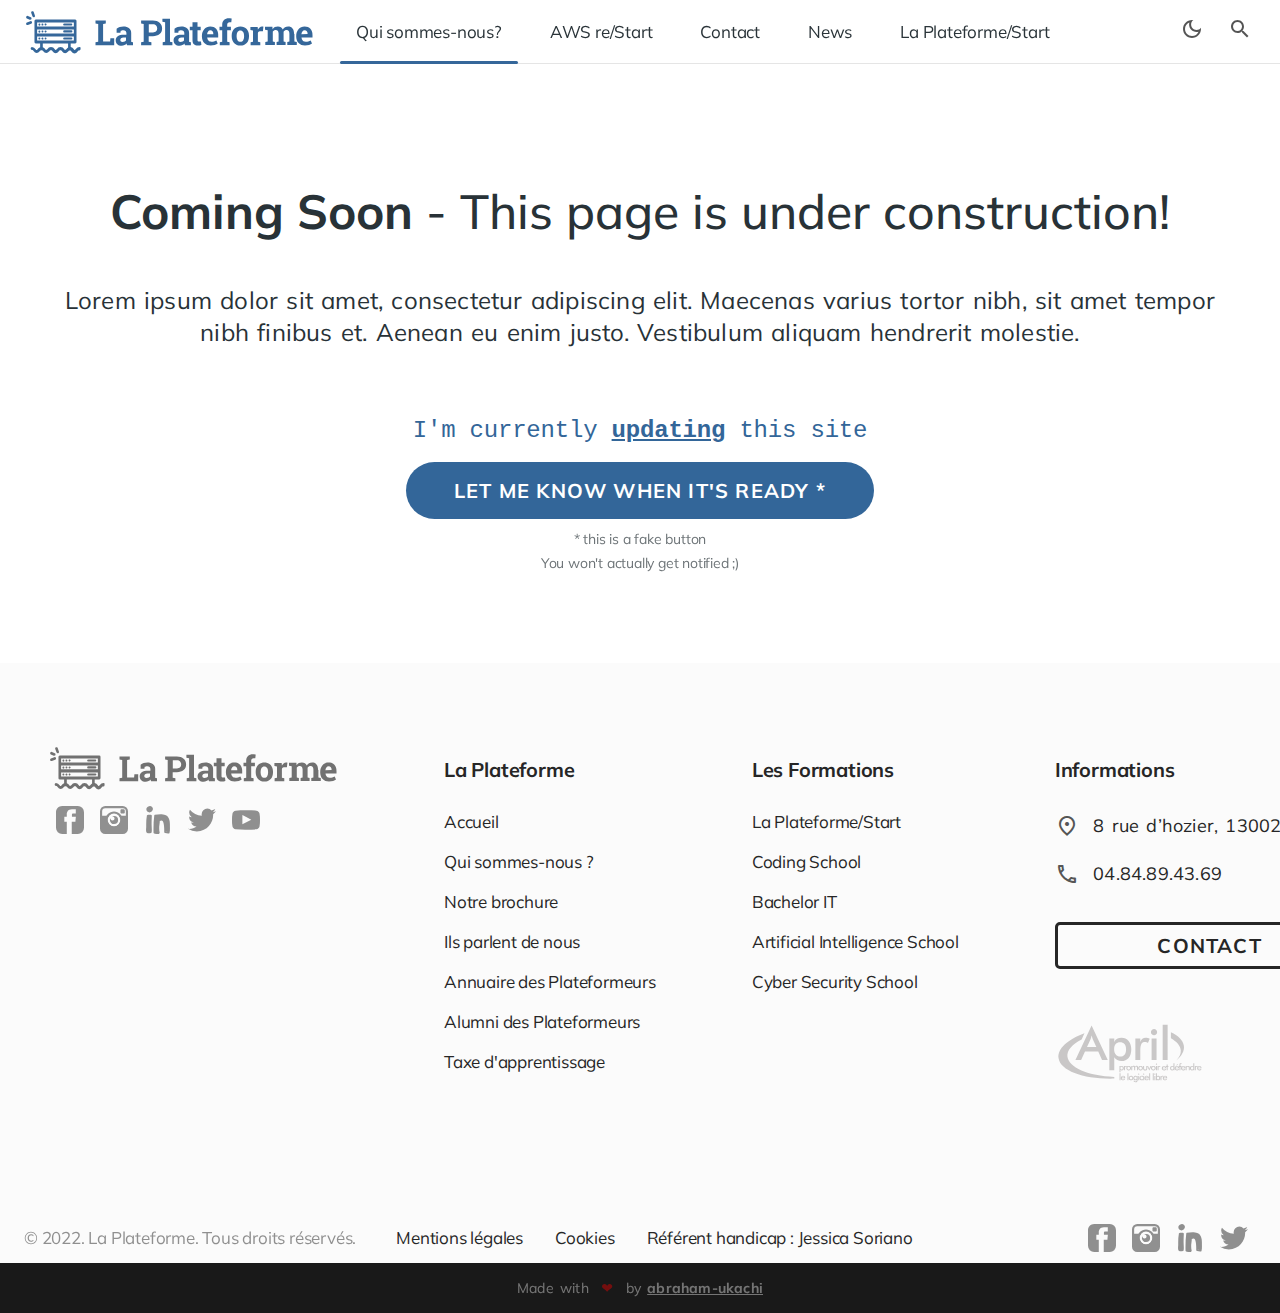
<file: site-la-plateforme/qui-sommes-nous.html>
<!--
  ~ @license
  ~ LaPlateforme_ by Abraham Ukachi
  ~ Copyright (C) 2022 - LaPlateforme_
  ~ 
  ~ This program is free software: you can redistribute it and/or modify
  ~ it under the terms of the GNU General Public License as published by
  ~ the Free Software Foundation, either version 3 of the License, or
  ~ (at your option) any later version.
  ~ 
  ~ This program is distributed in the hope that it will be useful,
  ~ but WITHOUT ANY WARRANTY; without even the implied warranty of
  ~ MERCHANTABILITY or FITNESS FOR A PARTICULAR PURPOSE.  See the
  ~ GNU General Public License for more details.
  ~
-->

<!DOCTYPE html>
<html lang="fr">
  <!-- Head -->
  <head>
    
    <meta charset="utf-8">
    <meta name="generator" content="abCV">
    <meta http-equiv="x-ua-compatible" content="IE=edge,chrome=1">
    <meta name="viewport" content="width=device-width, minimum-scale=1.0, initial-scale=1.0, user-scalable=yes">
    <meta name="description" content="La Plateforme_ - Made with :love: by Abraham Ukachi">

    <!-- Title -->
    <title>Qui sommes-nous ? | La Plateforme_ - Abraham Ukachi</title>
     
    <!-- Fonts, Fonts, Fonts !!! -->
    <!-- NOTE: I really don't like doing it this way but I run outta time , soo....:( -->
    <link rel="preconnect" href="https://fonts.googleapis.com">
    <link rel="preconnect" href="https://fonts.gstatic.com" crossorigin>
    <!-- Mulish Font -->
    <link href="https://fonts.googleapis.com/css2?family=Mulish:wght@300;400;500;700&display=swap" rel="stylesheet">
    <!-- Roboto Font -->
    <!-- <link href='http://fonts.googleapis.com/css?family=Roboto:300,400,500,700' rel='stylesheet' type='text/css'> -->

    <!-- Material Icons - https://github.com/google/material-design-icons/tree/master/font -->
    <!-- https://material.io/resources/icons/?style=baseline -->
    <!-- <link href="https://fonts.googleapis.com/icon?family=Material+Icons" rel="stylesheet"> -->



    <!-- Base -->
    <base href="site-la-plateforme">

    <link rel="icon" href="assets/images/favicon.ico">

    <!-- See https://goo.gl/OOhYW5 -->
    <link rel="manifest" href="manifest.json">

    <!-- See https://goo.gl/qRE0vM -->
    <meta name="theme-color" content="#336699">

    <!-- Add to homescreen for Chrome on Android. Fallback for manifest.json -->
    <meta name="mobile-web-app-capable" content="yes">
    <meta name="application-name" content="La Plateforme_">

    <!-- Add to homescreen for Safari on iOS -->
    <meta name="apple-mobile-web-app-capable" content="yes">
    <meta name="apple-mobile-web-app-status-bar-style" content="default">
    <meta name="apple-mobile-web-app-title" content="La Plateforme_">

    <!-- Homescreen icons -->
    <link rel="apple-touch-icon" href="assets/images/manifest/icon-48x48.png">
    <link rel="apple-touch-icon" sizes="72x72" href="assets/images/manifest/icon-72x72.png">
    <link rel="apple-touch-icon" sizes="96x96" href="assets/images/manifest/icon-96x96.png">
    <link rel="apple-touch-icon" sizes="144x144" href="assets/images/manifest/icon-144x144.png">
    <link rel="apple-touch-icon" sizes="192x192" href="assets/images/manifest/icon-192x192.png">

    <!-- Stylesheet -->
    <link rel="stylesheet" href="laplateforme.css">
    
    <!-- Script -->
    <!-- ^^^^^^ A little JS doesn't hurt ;) -->
    <script>
      /*
       * I'm well aware that this project doesn't require a script but
       * I couldn't help myself. So.... Bite me !! ;)
       */


      // Create `laPlateforme` object variable with a `isReady` key 
      var laPlateforme = { 
        isReady: false,
        onReady: () => {} 
      }; // <- `false` 'cause duh!! We ain't ready yet!! 


      // Let's do some stuff when this page loads...
      // NOTE: This is just a simulation 
      window.addEventListener('load', (event) => { 
        // ...Define a couple of constants & variables

        // First check for browser support
        // if the browser supports it...

        if (typeof(Storage) !== 'undefined') {
          // ...get the theme from local storage as `theme`
          let theme = localStorage.getItem('theme');
          // DEBUG [4dbsmaster]: tell me about it :)
          console.log(`[_progressHandler]: theme => ${theme}`);
          
          // if a theme was found in storage...
          if (typeof(theme) == 'string') {
            // ...remove all the themes in body
            document.body.classList.remove('light', 'dark');
            // update the theme
            document.body.classList.add(theme);
          };

        };
        
        // ...laPlateforme is READY!!!
        laPlateforme.isReady = true;

        // call the `onReady` function of `laPlateforme`
        laPlateforme.onReady();

        // DEBUG [4dbsmaster]: tell me about it :)
        console.log(`LaPlateforme is \x1b[32mReady\x1b[0m !!!`);
        
      });

    </script>

    <script src="laplateforme.js"></script>

  </head>
  
  <!-- Body -->
  <body class="theme light" fullbleed>
    
    <!-- App Layout -->
    <div id="appLayout" class="layout">

      <!-- Header -->
      <div id="header">

        <!-- toolBar -->
        <div id="toolBar" fixed>
          
          <!-- Logo Wrapper -->
          <a class="logo-wrapper horizontal centered" href="accueil.html">
            <!-- Logo Icon -->
            <img class="logo-icon" src="assets/logos/logo.svg">
            <!-- Logo Name -->
            <img class="logo-name" src="assets/logos/logoname.svg">
          </a>
          <!-- End of Logo Wrapper -->
            

          <!-- nav -->
          <nav id="nav" class="list">
            
            <!-- Qui sommes-nous | LINK -->
            <a href="qui-sommes-nous.html" active>
              <li>
                <span>Qui sommes-nous?</span>
                <span class="indicator"></span>
              </li>
            </a>
            <!-- End of Qui sommes-nous | LINK -->

            <!-- AWS Restart | LINK -->
            <a href="aws-restart.html">
              <li>
                <span>AWS re/Start</span>
                <span class="indicator"></span>
              </li>
            </a>
            <!-- End of AWS Restart | LINK -->

            <!-- Contact | LINK -->
            <a href="contact.html">
              <li>
                <span>Contact</span>
                <span class="indicator"></span>
              </li>
            </a>
            <!-- End of Contact | LINK -->

            <!-- News | LINK -->
            <a href="news.html">
              <li>
                <span>News</span>
                <span class="indicator"></span>
              </li>
            </a>
            <!-- End of News | LINK -->

            <!-- Plateforme Start | LINK  -->
            <a href="plateforme-start.html">
              <li>
                <span>La Plateforme/Start</span>
                <span class="indicator"></span>
              </li>
            </a>
            <!-- End of Plateforme Start | LINK -->
            
          </nav>
          <!-- End of nav -->
          
          <!-- Icon-Buttons-Wrapper -->
          <div class="icon-buttons-wrapper horizontal centered">
            
            <!-- Dark Mode Icon Button -->
            <button id="darkModeIconButton" class="icon-button">
              <span class="material-icons md-dark">dark_mode</span>
            </button>

            <!-- Light Mode Icon Button -->
            <button id="lightModeIconButton" class="icon-button" hidden>
              <span class="material-icons md-light">light_mode</span>
            </button>

            <!-- Search Icon Button -->
            <button id="searchIconButton" class="icon-button">
              <span class="material-icons">search</span>
            </button>

          </div>
        
        </div>
        <!-- End of toolBar -->

        <!-- headerContent -->
        <div id="headerContent">

          <!--  Coming Soon - First section in headerContent -->
          <section class="comingSoon vertical centered">
            <!-- Section Container -->
            <div class="section-container vertical">
              <!-- H1 Title -->
              <h1><strong>Coming Soon</strong> - <span>This page is under construction!</span></h1>
              <!-- First paragraph -->
              <p>Lorem ipsum dolor sit amet, consectetur adipiscing elit. Maecenas varius tortor nibh, sit amet tempor nibh finibus et. Aenean eu enim justo. Vestibulum aliquam hendrerit molestie.</p>
              <!-- Text in code syntax/format -->
              <code>I'm currently <a href="https://github.com/abraham-ukachi/site-la-plateforme"><strong>updating</strong></a> this site</code>
              <!-- Button -->
              <button contained rounded>Let me know when it's ready *</button>
              <!-- Caption -->
              <div class="caption vertical centered">
                <span>* this is a fake button</span>
                <span>You won't actually get notified ;)</span>
              </div>

            </div>
            <!-- End of Section Container -->

          </section>
          <!-- End of Coming Soon - First section in headerContent -->

        </div>
        <!-- End of headerContent -->
        

      </div>
      <!-- End of Header -->

      <!-- Content - MAIN -->
      <main id="content">
        
        <!-- TODO: Add content here --> 

      </main>
      <!-- End of Content - MAIN -->

      <!-- Expanded Footer -->
      <!-- I Know...having two or more footers is not ideal but I don't have enough time right now :( --> 
      <!-- TODO (Optimization): Remove this expanded footer, and use JUST ONE !!! -->
      <footer class="vertical" expanded>
        <!-- Horizontal List -->
        <ul class="list horizontal">

          <!-- 1st Box-Wrapper 1 -->
          <li class="box-wrapper">
            <!-- Box - Vertical & Centered -->
            <div class="box vertical">

              <!-- Logo Wrapper -->
              <a class="logo-wrapper horizontal centered" href="accueil.html">
                <!-- Logo Icon -->
                <img class="logo-icon" src="assets/logos/logo.svg">
                <!-- Logo Name -->
                <img class="logo-name" src="assets/logos/logoname.svg">
              </a>
              <!-- End of Logo Wrapper -->

              <!-- <img id="footerLogo" src="assets/logos/svg/logo-laplateforme-footer.svg"> -->
              
              <!-- Social links -->
              <ul class="social links">

                <!-- Facebook Link -->
                <li class="facebook link">
                  <a href="https://www.facebook.com/LaPlateformeIO">
                    <img src="assets/logos/svg/logo-facebook.svg">
                  </a>
                </li>
                <!-- End of Facebook Link -->


                <!-- InstaGram Link -->
                <li class="instagram link">
                  <a href="https://www.instagram.com/LaPlateformeIO/">
                    <img src="assets/logos/svg/logo-instagram.svg">
                  </a>
                </li>
                <!-- End of InstaGram Link -->

                <!-- LinkedIn Link -->
                <li class="linkedin link">
                  <a href="https://www.linkedin.com/school/laplateformeio/">
                    <img src="assets/logos/svg/logo-linkedin.svg">
                  </a>
                </li>
                <!-- End of LinkedIn Link -->
                
                <!-- Twitter Link -->
                <li class="twitter link">
                  <a href="https://twitter.com/LaPlateformeIO">
                    <img src="assets/logos/svg/logo-twitter.svg">
                  </a>
                </li>
                <!-- End of Twitter Link -->

              
                <!-- YouTube Link -->
                <li class="youtube link">
                  <a href="https://www.youtube.com/c/LaPlateformeIO">
                    <img src="assets/logos/svg/logo-youtube.svg">
                  </a>
                </li>
                <!-- End of Twitter Link -->

              </ul>
              <!-- End of Social Links -->

            </div>
            <!-- End of Box - Vertical -->
          </li>
          <!-- End of 1st Box-Wrapper 1 -->


          <!-- Box-Wrapper 2 -->
          <li class="box-wrapper">
            <!-- Box -->
            <div class="box">
              <!-- H3 Title - La Plateforme -->
              <h3>La Plateforme</h3>

              <!-- Vertical List -->
              <ul class="list vertical">
                <!-- Accueil -->
                <li>
                  <a href="accueil.html" target="_blank">
                    <span>Accueil</span>
                  </a>
                </li>

                <!-- Qui somes-nous ? -->
                <li>
                  <a href="qui-sommes-nous.html" target="_blank">
                    <span>Qui sommes-nous ?</span>
                  </a>
                </li>
                
                <li>
                  <a href="https://laplateforme.io/laplateforme_brochure.pdf" target="_blank">
                    <span>Notre brochure</span>
                  </a>
                </li>
                
                <!-- Ils parlent de nous -->
                <li>
                  <a href="https://laplateforme.io/lls-parlent-de-nous/" target="_blank">
                    <span>Ils parlent de nous</span>
                  </a>
                </li>

                <!-- Annuaire des Plateformeurs -->
                <li>
                  <a href="/https://students-laplateforme.io/" target="_blank">
                    <span>Annuaire des Plateformeurs</span>
                  </a>
                </li>
                
                <!-- Alumni des Plateformeurs -->
                <li>
                  <a href="https://alumni.laplateforme.io/" target="_blank">
                    <span>Alumni des Plateformeurs</span>
                  </a>
                </li>

                <!-- Taxe d'apprentissage -->
                <li>
                  <a href="https://laplateforme.io/entreprise/taxe-apprentissage/" target="_blank">
                    <span>Taxe d'apprentissage</span>
                  </a>
                </li>

              </ul>
              <!-- End of Vertical List -->
            </div>
            <!-- End of Box -->
          </li>
          <!-- End of Box-Wrapper 2-->

          <!-- Box-Wrapper 3 -->
          <li class="box-wrapper">
            <!-- Box -->
            <div class="box">
              <!-- H3 Title - Les Formations -->
              <h3>Les Formations</h3>

              <!-- Vertical List -->
              <ul class="list vertical">
                <!-- La Plateforme / Start -->
                <li>
                  <a href="plateforme-start.html" target="_blank">
                    <span>La Plateforme/Start</span>
                  </a>
                </li>

                <!-- Coding School -->
                <li>
                  <a href="https://laplateforme.io/coding-school/" target="_blank">
                    <span>Coding School</span>
                  </a>
                </li>
                
                <!-- Bachelor IT -->
                <li>
                  <a href="https://laplateforme.io/bachelor-it/" target="_blank">
                    <span>Bachelor IT</span>
                  </a>
                </li>
                
                <!-- Artificial Intelligence School -->
                <li>
                  <a href="https://laplateforme.io/ai-school/" target="_blank">
                    <span>Artificial Intelligence School</span>
                  </a>
                </li>

                <!-- Cyber Security School -->
                <li>
                  <a href="https://laplateforme.io/cyber-security-school/" target="_blank">
                    <span>Cyber Security School</span>
                  </a>
                </li>

              </ul>
              <!-- End of Vertical List -->
            </div>
            <!-- End of Box -->
          </li>
          <!-- End of Box-Wrapper 3 -->

          <!-- Box-Wrapper 4 -->
          <li class="box-wrapper">
            <!-- Box -->
            <div class="box vertical">
              <!-- H3 Title - Informtions -->
              <h3>Informations</h3>

              <!-- Address / Location / Place -->
              <p><a href="https://goo.gl/maps/UbumHn7r4nATSEsg8" class="horizontal" target="_blank">
                <span class="material-icons">place</span>&nbsp;&nbsp;
                <span>8 rue d’hozier, 13002 Marseille</span>
              </a></p>
              <!-- End of Address / Location / Place -->


              <!-- Phonenumber --> 
              <p><a href="tel:04.84.89.43.69" class="horizontal" target="_blank">
                <span class="material-icons">phone</span>&nbsp;&nbsp;
                <span>04.84.89.43.69</span>
              </a></p>
              <!-- End of Phonenumber -->

              
              <!-- Outlined Contact Button -->
              <button id="contactButton" outlined>Contact</button>

              <!-- April Logo -->
              <img class="logo-april" src="assets/logos/svg/logo-april.svg" alt="April Logo">

            </div>
            <!-- End of Box -->
          </li>
          <!-- End of Box-Wrapper 4 -->

        </ul>
        <!-- End of Horizontal List -->
      </footer>
      <!-- End of Expanded Footer -->

      <!-- Footer -->
      <footer>
        <!-- Container -->
        <div class="horizontal container">
          <!-- Copyright -->
          <span copyright>&copy; 2022. La Plateforme. Tous droits réservés.</span>
          
          <!-- Links  -->
          <ul class="links">

            <!-- Mentions Link -->
            <li class="mentions link">
              <a href="https://laplateforme.io/mentions-legales/"><span>Mentions légales</span></a>
            </li>
            <!-- End of Mentions Link -->
            
            <!-- Cookies Link -->
            <li class="cookies link">
              <a href="https://laplateforme.io/cookies/"><span>Cookies</span></a>
            </li>
            <!-- End of Cookies Link -->
            
            <!-- Reference Link -->
            <li class="reference link">
              <a href="mailto:administration@laplateforme.io"><span>Référent handicap : Jessica Soriano</span></a>
            </li>
            <!-- End of Reference Link -->

          </ul>
          <!-- End of List Links -->

          <span stretch></span>

          <!-- Social links -->
          <ul class="social links">

            <!-- Facebook Link -->
            <li class="facebook link">
              <a href="https://www.facebook.com/LaPlateformeIO">
                <img src="assets/logos/svg/logo-facebook.svg">
              </a>
            </li>
            <!-- End of Facebook Link -->


            <!-- InstaGram Link -->
            <li class="instagram link">
              <a href="https://www.instagram.com/LaPlateformeIO/">
                <img src="assets/logos/svg/logo-instagram.svg">
              </a>
            </li>
            <!-- End of InstaGram Link -->

            <!-- LinkedIn Link -->
            <li class="linkedin link">
              <a href="https://www.linkedin.com/school/laplateformeio/">
                <img src="assets/logos/svg/logo-linkedin.svg">
              </a>
            </li>
            <!-- End of LinkedIn Link -->
            
            <!-- Twitter Link -->
            <li class="twitter link">
              <a href="https://twitter.com/LaPlateformeIO">
                <img src="assets/logos/svg/logo-twitter.svg">
              </a>
            </li>
            <!-- End of Twitter Link -->

          </ul>
          <!-- End of Social Links -->

        </div>
        <!-- End of Container -->
      </footer>
      <!-- End of Footer -->
      
      <!-- Footer about the author (a.k.a moi)-->
      <footer class="author centered">
        <p>Made with <span class="heart-icon">&nbsp;&#10084;&nbsp;</span> by <a href="https://github.com/abraham-ukachi"><b>abraham-ukachi</b></a></p>
      </footer>
      <!-- End of Footer -->

    </div>
    <!-- End of App Layout -->
    
    <!-- Dialog Layout -->
    <div id="dialogLayout" class="layout" fixed hidden>
    
      <!-- Navigation Dialog -->
      <div id="navDialog" class="dialog">
        <!-- Vertical List -->
          <nav class="list vertical">
            
            <!-- Qui sommes-nous | LINK -->
            <a href="qui-sommes-nous.html" active>
              <li>
                <span>Qui sommes-nous?</span>
                <span class="indicator"></span>
              </li>
            </a>
            <!-- End of Qui sommes-nous | LINK -->

            <!-- AWS Restart | LINK -->
            <a href="aws-restart.html">
              <li>
                <span>AWS re/Start</span>
                <span class="indicator"></span>
              </li>
            </a>
            <!-- End of AWS Restart | LINK -->

            <!-- Contact | LINK -->
            <a href="contact.html">
              <li>
                <span>Contact</span>
                <span class="indicator"></span>
              </li>
            </a>
            <!-- End of Contact | LINK -->

            <!-- News | LINK -->
            <a href="news.html">
              <li>
                <span>News</span>
                <span class="indicator"></span>
              </li>
            </a>
            <!-- End of News | LINK -->

            <!-- Plateforme Start | LINK  -->
            <a href="plateforme-start.html">
              <li>
                <span>La Plateforme/Start</span>
                <span class="indicator"></span>
              </li>
            </a>
            <!-- End of Plateforme Start | LINK -->
            
          </nav>
          <!-- End of nav -->
        <!-- End of Vertical List -->
      </div>
      <!-- End of Navigation Dialog -->

    </div>
    <!-- End of Dialog Layout -->

    <!-- Splash Screen Layout -->
    <div id="splashScreen" class="screen layout centered" hidden>
      
      <!-- Logo Wrapper -->
      <div class="logo-wrapper">
        <img class="logo-icon" src="assets/logos/logo.svg">
      </div>
      <!-- End of Logo Wrapper -->

      <!-- Progress -->
      <progress value="10" max="100"></progress>

    </div>
    <!-- End of Splash Screen Layout -->

  
  </body>

</html>
</file>
<file: cv-abraham-ukachi.css>
/* ==== THEME STYLES ==== */

/* Default Theme */
.theme {
  /* Key Colors */
   --key-primary-color: #A67C52; /* Melanin */
   --key-secondary-color: #FFD700; /* Gold */
   --key-tertiary-color: #21FFFF; /* Cyan */
   --key-neutral-color: #211A16; /*  Mud */

  /* Accessibility Colors */
  --a11y-primary-light-color: #D9AB7F; /* Primary Light Color */
  --a11y-primary-dark-color: #755028; /* Primary Dark Color */
  --a11y-secondary-light-color: #FFFF52; /* Secondary Light Color */
  --a11y-secondary-dark-color: #C7A600; /* Secondary Dark Color */
  --a11y-text-on-primary-color: #2D1600; /* Text On Primary Color */
  --a11y-text-on-secondary-color: #000000; /* Text On Secondary Color */


  /* Let's have some fun and set some "contant variables",
   * just like in python or bash ;) */


  /* Icon Opacity for Default Theme */
  --opacity-icon-disabled: 0.34;
  --opacity-icon-inactive: 0.68;
  --opacity-icon-active: 0.98;

  /* Text Opacity for Default Theme */
  --opacity-text-disabled: 0.34;
  --opacity-text-inactive: 0.68;
  --opacity-text-active: 1;

}

/* Classic Theme */
.theme.classic {
  /* Primary */
  --primary-color: #FCFCFC;
  --on-primary-color: #201A17;
  --primary-container-color: #FFDCBA;
  --on-primary-container-color: #2D1600;
  
  /* Secondary */
  --secondary-color: #EAC400;
  --on-secondary-color: #3A3000;
  --secondary-container-color: #FFE15E;
  --on-secondary-container-color: #231B00;

  /* Tertiary */
  --tertiary-color: #006A6B;
  --on-tertiary-color: #FFFFFF;
  --tertiary-container-color: #004F50;
  --on-tertiary-container-color: #14FBFB;
  
  /* Error */
  --error-color: #680003;
  --error-container-color: #BA1B1B;
  --on-error-color: #FF897A;
  --on-error-container-color: #FFDAD4;
  
  /* Background */
  --background-color: #A67C52;
  --on-background-color: #2D1600;
  
  /* Surface */
  --surface-color: #A67C52;
  --on-surface-color: #2D1600;
  --surface-variant-color: #755028;
  --on-surface-variant-color: #D9AB7F;
  
  /* Outline */
  --outline-color: #392E24;
  --inverse-on-surface-color: #2D1600;
  --inverse-surface-color: #A67C52;
  --primary-inverse-color: #A67C52;


  /* Icon Opacity for Classic Theme */
  --opacity-icon-disabled: 0.34;
  --opacity-icon-inactive: 0.68;
  --opacity-icon-active: 0.98;

  /* Text Opacity for Classic Theme */
  --opacity-text-disabled: 0.34;
  --opacity-text-inactive: 0.68;
  --opacity-text-active: 1;

}


/* Light Theme */
.theme.light {
  /* Primary */
  --primary-color: #8B5000;
  --on-primary-color: #FFFFFF; 
  --primary-container-color: #FFDCBA; 
  --on-primary-container-color: #2D1600; 
  
  /* Secondary */
  --secondary-color: #715D00; 
  --on-secondary-color: #FFFFFF; 
  --secondary-container-color: #FFE15E; 
  --on-secondary-container-color: #231B00; 
  
  /* Tertiary */
  --tertiary-color: #006A6B; 
  --on-tertiary-color: #FFFFFF; 
  --tertiary-container-color: #14FBFB; 
  --on-tertiary-container-color: #002020; 
  
  /* Error */
  --error-color: #BA1B1B; 
  --error-container-color: #FFDAD4; 
  --on-error-color: #FFFFFF; 
  --on-error-container-color: #410001; 
  
  /* Background */
  --background-color: #FCFCFC; 
  --on-background-color: #201A17; 
  
  /* Surface */
  --surface-color: #FCFCFC; 
  --on-surface-color: #201A17; 
  --surface-variant-color: #F2DFD1; 
  --on-surface-variant-color: #51453A; 
  
  /* Outline */
  --outline-color: #837569; 
  --inverse-on-surface-color: #FAEEE8; 
  --inverse-surface-color: #362F2B; 
  --primary-inverse-color: #FFB86B;

  
  /* Icon Opacity for Light Theme */
  --opacity-icon-disabled: 0.26;
  --opacity-icon-inactive: 0.54;
  --opacity-icon-active: 0.68;

  /* Text Opacity for Light Theme */
  --opacity-text-disabled: 0.34;
  --opacity-text-inactive: 0.68;
  --opacity-text-active: 0.9;


}


/* Dark Theme */
.theme.dark {
  /* Primary */
  --primary-color: #FFB86B;
  --on-primary-color: #4A2800;
  --primary-container-color: #6A3C00;
  --on-primary-container-color: #FFDCBA;
  
  /* Secondary */
  --secondary-color: #EAC400;
  --on-secondary-color: #3A3000;
  --secondary-container-color: #554600;
  --on-secondary-container-color: #FFE15E;

  /* Tertiary */
  --tertiary-color: #02DCDC;
  --on-tertiary-color: #003738;
  --tertiary-container-color: #004F50;
  --on-tertiary-container-color: #14FBFB;
  
  /* Error */
  --error-color: #FFB4A9;
  --error-container-color: #930006;
  --on-error-color: #680003;
  --on-error-container-color: #FFDAD4;
  
  /* Background */
  --background-color: #201A17;
  --on-background-color: #ECE0DB;
  
  /* Surface */
  --surface-color: #201A17;
  --on-surface-color: #ECE0DB;
  --surface-variant-color: #51453A;
  --on-surface-variant-color: #D4C3B5;
  
  /* Outline */
  --outline-color: #9E8E81;
  --inverse-on-surface-color: #201A17;
  --inverse-surface-color: #ECE0DB;
  --primary-inverse-color: #8B5000;


  /* Icon Opacity for Dark Theme */
  --opacity-icon-disabled: 0.3;
  --opacity-icon-inactive: 0.68;
  --opacity-icon-active: 0.8;

  /* Text Opacity for Dark Theme */
  --opacity-text-disabled: 0.28;
  --opacity-text-inactive: 0.54;
  --opacity-text-active: 0.86;
}


/* ==== END of THEME STYLES ==== */




/* ==== TYPOGRAPHY ==== */

/* ====>>> Mulish Font <<<=== */

/* Mulish - Light */
@font-face {
  font-family: 'Mulish-Light';
  src: url('assets/fonts/mulish/static/Mulish-Light.ttf') format('truetype');
}

/* Mulish - Medium */
@font-face {
  font-family: 'Mulish-Medium';
  src: url('assets/fonts/mulish/static/Mulish-Medium.ttf') format('truetype');
}


/* Mulish - Regular */
@font-face {
  font-family: 'Mulish-Regular';
  src: url('assets/fonts/mulish/static/Mulish-Regular.ttf') format('truetype');
}

/* Mulish - Bold */
@font-face {
  font-family: 'Mulish-Bold';
  src: url('assets/fonts/mulish/static/Mulish-Bold.ttf') format('truetype');
}

/***** CSS rules for Mulish Font *****/

/* Light - Mulish Font */
.font.mulish.light {
  font-family: 'Mulish-Light';
}

/* Medium - Mulish Font */
.font.mulish.medium {
  font-family: 'Mulish-Medium';
}

/* Regular - Mulish Font */
.font.mulish.regular {
  font-family: 'Mulish-Regular';
}

/* Bold - Mulish Bold */
.font.mulish.bold {
  font-family: 'Mulish-Bold';
}

/* ===>>> End of Mulish Font <<<=== */



/* ====>>> Roboto Font <<<=== */

/* Roboto - Light */
@font-face {
  font-family: 'Roboto-Light';
  src: url('assets/fonts/roboto/static/Roboto-Light.ttf') format('truetype');
}

/* Roboto - Medium */
@font-face {
  font-family: 'Roboto-Medium';
  src: url('assets/fonts/roboto/static/Roboto-Medium.ttf') format('truetype');
}


/* Roboto - Regular */
@font-face {
  font-family: 'Roboto-Regular';
  src: url('assets/fonts/roboto/static/Roboto-Regular.ttf') format('truetype');
}

/* Roboto - Bold */
@font-face {
  font-family: 'Roboto-Bold';
  src: url('assets/fonts/roboto/static/Roboto-Bold.ttf') format('truetype');
}

/***** CSS rules for Roboto Font *****/

/* Light - Roboto Font */
.font.roboto.light {
  font-family: 'Roboto-Light';
}

/* Medium - Roboto Font */
.font.roboto.medium {
  font-family: 'Roboto-Medium';
}

/* Regular - Roboto Font */
.font.roboto.regular {
  font-family: 'Roboto-Regular';
}

/* Bold - Roboto Bold */
.font.roboto.bold {
  font-family: 'Roboto-Bold';
}

/* ===>>> End of Roboto Font <<<=== */



/* ====>>> Material Icons <<<==== */
/* https://developers.google.com/fonts/docs/material_icons#icon_font_for_the_web */

/* Material Icons */
@font-face {
  font-family: 'Material Icons';
  font-style: normal;
  font-weight: 400;
  src: local('Material Icons'),
    local('MaterialIconsOutlined-Regular'),
    url('assets/material-icons/MaterialIconsOutlined-Regular.otf') format('opentype');
}


/* Round Material Icons */
@font-face {
  font-family: 'Material Icons Round';
  font-style: normal;
  font-weight: 400;
  src: local('Material Icons Round'),
    local('MaterialIconsRound-Regular'),
    url('assets/material-icons/MaterialIconsRound-Regular.otf') format('opentype');
}

/* ===>>> End of Material Icons <<<=== */



/* ===>>> SVG Paths <<<=== */

/* NOTE: This is a temp. solution and should be removed ASAP!!! */ 

/* Github - Svg Path */
path[github] {
  d: path("M12 1.9C6.3 1.9 1.6 6.5 1.6 12.2c0 4.6 3 8.4 7 9.8.5.1.7-.3.7-.5v-1.8c-2.9.6-3.5-1.4-3.5-1.4-.4-1.2-1.1-1.5-1.1-1.5-1-.6.1-.6.1-.6 1 .1 1.6 1.1 1.6 1.1 1 1.6 2.4 1.1 3 .9.1-.7.4-1.1.6-1.4-2.3-.3-4.7-1.1-4.7-5.1 0-1.1.4-2 1.1-2.8-.1-.3-.5-1.3.1-2.7 0 0 .9-.3 2.9 1.1.8-.3 1.7-.4 2.6-.4.9 0 1.8.1 2.6.3 2-1.3 2.9-1.1 2.9-1.1.6 1.4.2 2.5.1 2.7.6.7 1.1 1.7 1.1 2.8 0 4-2.4 4.8-4.7 5.1.4.3.7 1 .7 1.9v2.9c0 .3.2.6.7.5 4.1-1.4 7-5.3 7-9.8C22.3 6.5 17.7 1.9 12 1.9z");
}

/* Keyboard - Svg path */
path[keyboard] {
  d: path("M17.1 3.3c0 1.3-.3 1.9-.7 2.2-.4.3-1 .4-1.7.5-.7.1-1.4.2-2.1.7-.5.4-.9 1.1-1 2.2H3.1c-.9 0-1.7.8-1.7 1.7V19c0 .9.8 1.7 1.7 1.7h17.8c.9 0 1.7-.8 1.7-1.7v-8.5c0-.9-.8-1.7-1.7-1.7h-8.4c.1-.8.3-1.2.7-1.5.4-.3 1-.4 1.7-.5.7-.1 1.5-.2 2.1-.7.6-.5 1-1.4 1-2.9h-.9zm-14 6.4h17.8c.5 0 .8.4.8.8V19c0 .5-.4.8-.8.8H3.1c-.5 0-.8-.4-.8-.8v-8.5c-.1-.4.3-.8.8-.8zm.4 1.7v1.7h1.7v-1.7H3.5zm2.6 0v1.7h1.7v-1.7H6.1zm2.5 0v1.7h1.7v-1.7H8.6zm2.6 0v1.7h1.7v-1.7h-1.7zm2.5 0v1.7h1.7v-1.7h-1.7zm2.5 0v1.7h1.7v-1.7h-1.7zm2.6 0v1.7h1.7v-1.7h-1.7zM3.5 13.9v1.7h3v-1.7h-3zm3.8 0v1.7H9v-1.7H7.3zm2.6 0v1.7h1.7v-1.7H9.9zm2.5 0v1.7h1.7v-1.7h-1.7zm2.6 0v1.7h1.7v-1.7H15zm2.5 0v1.7h3v-1.7h-3zm-14 2.6v1.7h1.7v-1.7H3.5zm2.6 0v1.7h1.7v-1.7H6.1zm2.5 0v1.7h6.8v-1.7H8.6zm7.6 0v1.7h1.7v-1.7h-1.7zm2.6 0v1.7h1.7v-1.7h-1.7z");
}

/* ==>> End of SVG Paths <<== */




/* Applying the Mulish, 'Mulish-Regular', system-ui, etc
 * font to all key elements by default... */
body, h1, h2, p, button, span {
  font-family: Mulish, 'Mulish-Regular', system-ui, BlinkMacSystemFont, Roboto, Helvetica, Arial, sans-serif;
}


/* 
 * IMPORTANT:
 *
 * --> Mobile Compatibility <--
 * Phone: Samsung Galaxy S8+
 * Dimension: 360x740
 */

/* Body & paragraph */
body, p, .txt-body1 {
  font-size: 18px; /* b4: 24px */
  line-height: 28px; /* b4: 30px */
  letter-spacing: 0.25px;
  word-spacing: 2px;
}

/* Body 2 - default text styles */
.txt-body2 {
  font-size: 16px;
  line-height: 20px;
  letter-spacing: 0.2px;
  word-spacing: 1.8px;
}


/* H1 - default text styles */
h1, .txt-h1 {
  font-size: 34px; /* b4: 48px */
  line-height: 40px; /* b4: 54px */
  letter-spacing: normal;
  word-spacing: normal;
  margin: 24px 0;
}

/* Subtitle 1 - Title */
.txt-subtitle1 {
  display: block;
  position: relative;
  margin: 16px 0;
  font-size: 18px;
  line-height: 26px;
  font-weight: bold;
}

/* H2 - default text styles */
h2, .txt-h2 {
  font-size: 24px;
  line-height: 30px;
  letter-spacing: normal;
  word-spacing: normal;
  margin: 20px 0;
}

/* Button - default text styles */
button, .txt-button {
  font-size: 24px;
  line-height: 30px;
  letter-spacing: normal;
  word-spacing: normal;
}

/* Span - default text styles */
span {
  font-size: inherit;
  line-height: inherit;
  letter-spacing: inherit;
  word-spacing: inherit;
}

/* Caption - Text */
.txt.caption {
 font-size: 12px;
 line-height: 18px;
 letter-spacing: normal;
 word-spacing: normal;
}

/* UPPERCASE - TEXT */
.txt.upper {
  text-transform: uppercase;
}

/* lowercase - text */
.txt.lower {
  text-transform: lowercase;
}

/* Capitalize - Text */
.txt.capitalize {
  text-transform: capitalize;
}

/* Disabled - Text */
.txt.md-disabled {
  opacity: var(--opacity-text-disabled);
}

/* Inactive - Text */
.txt.md-inactive {
  opacity: var(--opacity-text-inactive);
}

/* Active - Text */
.txt.md-active {
  opacity: var(--opacity-text-active);
}

/* ==== END of TYPOGRAPHY ==== */




/* == END of OPACITY == */


/* ==== MATERIAL ICONS ==== */

/* Material Icons / Outlined + Round */
.material-icons, .material-icons-outlined, .material-icons-round {
  font-family: 'Material Icons';
  font-weight: normal;
  font-style: normal;
  font-size: 24px; /* Preferred icon size */
  display: inline-block;
  line-height: 1;
  text-transform: none;
  letter-spacing: normal;
  word-wrap: normal;
  white-space: nowrap;
  direction: ltr;

  /* Support for all Webkit browsers. */
  -webkit-font-smoothing: antialiased;
  /* Support for Safari and Chrome. */
  text-rendering: optimizeLegibility;

  /* Support for Firefox. */
  -moz-osx-font-smoothing: grayscale;
  
  /* Support for IE. */
  font-feature-settings: 'liga';
}

/* Round Material Icons */
.material-icons-round {
  font-family: 'Material Icons Round' !important;
}

/* Rules for sizing the icon. */
.material-icons.md-18, .material-icons-round.md-18 { font-size: 18px; }
.material-icons.md-24, .material-icons-round.md-24 { font-size: 24px; }
.material-icons.md-36, .material-icons-round.md-36 { font-size: 36px; }
.material-icons.md-48, .material-icons-round.md-48 { font-size: 48px; }

/* Rules for using icons as black on a light background. */
.material-icons.md-dark, 
.material-icons-round.md-dark,
.theme.light .material-icons,
.theme.light .material-icons-round {
  color: rgba(0, 0, 0, 0.68); 
  fill: rgba(0, 0, 0, 0.68); 
} /* b4: 0.54 */

.material-icons.md-dark.md-inactive,
.material-icons-round.md-dark.md-inactive { 
  color: rgba(0, 0, 0, 0.26);
  fill: rgba(0, 0, 0, 0.26);
}

/* Rules for using icons as white on a dark background. */
.material-icons.md-light, 
.material-icons-round.md-light,
.theme.dark .material-icons,
.theme.dark .material-icons-round { 
  color: rgba(255, 255, 255, 0.8);
  fill: rgba(255, 255, 255, 0.8);
}

.material-icons.md-light.md-inactive,
.material-icons-round.md-light.md-inactive { 
  color: rgba(255, 255, 255, 0.3);
  fill: rgba(255, 255, 255, 0.3);
}

/* == END of MATERIAL ICONS == */






/* ==== FLEX LAYOUT ==== */

/* Flex-Layout */
.flex-layout {
  display: flex;
}

/* Vertical Flex */
.vertical {
  flex-direction: column;
}

/* Horizontal Flex */
.horizontal {
  flex-direction: row;
}

/* Centered Flex */
.centered {
  justify-content: center;
  align-items: center;
}

/* Just Center */
.center {
  align-items: center;
}

/* ==== END of FLEX LAYOUT ==== */



/* ==== DEFAULT CSS RULES ==== */

html {
  scroll-behavior: smooth;
}

body {
  display: block;
  position: relative;
  width: 100%;
  height: 100%;
  background-color: var(--background-color);
  color: var(--on-background-color);
  fill: var(--on-background-color);
   
  /* Support for all Webkit browsers. */
  -webkit-font-smoothing: antialiased;
  /* Support for Safari and Chrome. */
  text-rendering: optimizeLegibility;

  /* Support for Firefox. */
  -moz-osx-font-smoothing: grayscale;
  
  /* Support for IE. */
  font-feature-settings: 'liga';
}

h1 {}

h2 {}

p {}

a {
  color: var(--tertiary-color);
}

[fullbleed] {
  margin: 0;
  padding: 0;
}

[hidden] {
  display: none !important;
}

/* Naked Buttons */
button[naked] {
  border: 0;
  background: none;
  list-style: none;
}

/* Naked Lists */
ul[naked], li[naked] {
  padding: 0;
  list-style: none;
}



/* Progress */
progress {
  display: block;
  position: relative;
  appearance: none;
  width: 100%;
  height: var(--progress-height, 8px);
  border-radius: 4px;
  overflow: hidden;
}


/* Progress Bar */
progress::-webkit-progress-bar {
  background: var(--surface-color);
  /* background: var(--on-primary-container-color); */
  /* background: var(--primary-color);  */
}

/* Progress Value */
progress::-webkit-progress-value {
  background: var(--on-primary-container-color);
}

/* ==== DEFAULT STYLES ==== */


/* == Header Styles == */

#header {
  /* padding: var(--header-padding, 8px 16px); */
  /* padding-top: var(--toolbar-height, 60px); */
  overflow: hidden;
}

/* Container of Header */
#header > .container {
  overflow: hidden;
  padding: 8px 16px;
}

/* == End of Header Styles == */



/* == ToolBar Styles == */

/* Toolbar */
#toolbar {
  width: var(--toolbar-width, 100%);
  height: var(--toolbar-height, 60px);
  background-color: var(--toolbar-background-color, inherit);
}

/* Container of Toolbar */
#toolbar .container {
  width: calc(100% - 24px);
  /* width: calc(100% - 24px); */
  justify-content: space-between; 
}

/* Pic or Avatar */
#pic {
  width: var(--pic-size, 100px);
  height: var(--pic-size, 100px);
  /* background: var(--primary-container-color); */
  background: rgba(0,0,0,0.2);
  border-radius: 50%;
  padding: 8px;
}


/* == End of ToolBar Styles == */



/* == Header Container Styles == */


/* All info */
.info {
  /* text-align: center; */
}

/* Main info in #toolbar */
.info[main] { text-align: center }

/* More info in #toolbar */
.info[more] {}


h1#fullname {
  font-size: 24px;
  line-height: 30px;
  margin-bottom: 0;
}

#job {
  color: var(--primary-color);
}


/* Bio-Wrapper */
.bio-wrapper {}

/* Bio */
#bio {
  display: inline;
}

/* Open & Close Quotes */
.quote-open, .quote-close {
  display: inline-block;
  opacity: var(--opacity-icon-disabled);
}


/* Open Quote */
.quote-open {
  -webkit-transform: rotateY(180deg);
  -moz-transform: rotateY(180deg);
  transform: rotateY(180deg);
}

/* Close Quote */
.quote-close {}

/* == End of Header Container Styles == */



/* == Logo Styles == */

/* Logo */
#logo {
  width: var(--logo-size, 36px);
  height: var(--logo-size, 36px);
  fill: var(--logo-color, var(--primary-color));
}

/* == End of Logo Styles == */





/* == Icon-Buttons Styles == */

/* Icon-Buttons */
.icon-buttons {}

/* All buttons in Icon-Buttons */
.icon-buttons > button {
  pointer-events: auto;
  cursor: pointer;
}

.icon-button:hover > span {
  color: var(--tertiary-color) !important;
  fill: var(--tertiary-color) !important;
}

/* == End of Icon-Buttons Styles == */



/* == Contacts Styles == */

/* Contacts Wrapper */
.contacts-wrapper {
  margin: 24px 0;
}

/* Contacts - UL */
ul#contacts {
  list-style: none;
  padding: 0;
  /* font-weight: bold; */
}

/* Contact - List Item */
li.contact {
  opacity: var(--opacity-text-inactive);
  margin: 8px 0;
}

/* Icon in the Contact List Item */
li.contact .icon {
  margin: 0 8px;
  font-size: var(--contact-icon-size, 20px);
  width: var(--contact-icon-size, 20px);
  height: var(--contact-icon-size, 20px)
}

/* == End of Contacts Styles */


/* ======>>> Divider Styles <<<======
 *
 * -> Divider Wrapper - SPAN <-
 *
 * CSS Custom Properties of `span.divider` w/ default values:
 * 
 * --divider-width  (50%)
 * --divider-height (1px)
 * --divider-margin (24px)
 * --divider-color  (on-background-color)
 * 
 */

span.divider-wrapper {
  display: flex;
  flex-direction: column;
  position: relative;
  align-items: center;
  width: 100%;
  height: var(--divider-height, 1px);
  opacity: var(--opacity-icon-disabled);
  margin: var(--divider-margin, 24px) 0;
}


/* Divider - SPAN */
span.divider {
  display: block;
  width: var(--divider-width, 50%);
  height: inherit;
  background: var(--divider-color, var(--on-background-color));
}
/* == End of Divider Styles */




/* == Content Styles */


/* Content or Main */
#content {
  background: var(--primary-container-color);
  color: var(--on-primary-container-color);
  fill: var(--on-primary-container-color);

  border-radius: var(--content-border-radius, 24px) var(--content-border-radius, 24px) 0 0;
  overflow: hidden;
}

/* All direct sections in content */
#content > section {
  padding: 8px 16px;
}

/* All stars in content */
#content .star {
 color: var(--on-primary-container-color); 
}

ul.data li {
  margin: 16px 0;
}


/* Words Per Minute */

/* WPM - Wrapper */
.wpm-wrapper {
  margin: 48px 0;
}

/* Paragraphes in WPM-Wrapper */
.wpm-wrapper p {
  margin-bottom: 0;
}

/* SVG Icon (a.k.a 'keyboard icon') in WPM-Wrapper */
.wpm-wrapper svg.icon {
  width: 100px;
  height: 100px;
}

/* WPM */
#wpm {
 font-size: 100px;
 line-height: 120px;
 margin-bottom: 0;
}

/* == End of Content Styles */


/* == HOBBIES Syles == */

section[hobbies] {
  background-color: var(--background-color);
  color: var(--on-background-color);
}

/* Hobbies unordered list */
ul.hobbies {
  flex-wrap: wrap;
  justify-content: space-evenly;
}


/* Hobby list item */
li.hobby {
  text-align: center;
  flex: auto;
  margin: 16px 8px;
}

li.hobby .container {
  display: flex;
  flex-direction: column;
  align-items: center;
}

li.hobby .icon-wrapper {
  display: flex;
  flex-direction: column;
  justify-content: center;
  align-items: center;
  padding: 16px;
  /* background: var(--primary-color); */
  /* background: rgba(0,0,0,0.1); */
  border-radius: 50%;
  width: 40px;
  height: 40px;
}

li.hobby .name {
  margin: 0;
}

li.hobby .desc {
  margin: 0;
}

/* == End of Hobbies unordered list */

/* == Footer Tabs Styles == */

/* Footer Tabs */
#footerTabs {
  position: fixed;
  width: 100%;
  height: 60px;
  z-index: 10;
  left: 0;
  right: 0;
  bottom: 0;
  /* justify-content: space-evenly; */
  background: var(--primary-container-color);
}

/* All tabs in #footerTabs */
#footerTabs a.tab {
  text-decoration: none;
  width: calc(100vw / 4);
  height: inherit;
}

/* All buttons in #footerTabs */
#footerTabs button {
  width: 100%;
  height: 100%;
  color: var(--on-primary-container-color);
}

/* All icons in #footerTabs */
#footerTabs .icon {
  width: var(--footer-tab-icon-size, 24px);
  height: var(--footer-tab-icon-size, 24px);
  font-size: var(--footer-tab-icon-size, 24px);
  color: inherit;
}

/* All labels in #footerTabs */
#footerTabs .label {
  /* color: var(--on-primary-container-color); */
  /* font-size: */
  color: inherit;
}


/* == End of Footer Tabs Styles == */











/*********** WIDE LAYOUT ************/

/* 
 * Wide Layout: when the viewport is bigger 
 * than 460px, layout changes to wide-layout
 */
@media (min-width: 460px) {

  /* ==== TYPOGRAPHY === */

  /* Body & paragraph */
  body, p, .text.body1 {
    font-size: 24px;
    line-height: 30px;
    letter-spacing: normal;
    word-spacing: normal;
  }

  /* H1 - default text styles */
  h1, .text.h1 {
    font-size: 48px;
    line-height: 54px;
    letter-spacing: normal;
    word-spacing: normal;
  }

  /* H2 - default text styles */
  h2, .text.h2 {
    font-size: 34px;
    line-height: 40px; 
    letter-spacing: normal;
    word-spacing: normal;
  }

  /* Button - default text styles */
  button, .text.button {
    font-size: 24px;
    line-height: 30px;
    letter-spacing: normal;
    word-spacing: normal;
  }

  /* Span - default text styles */
  span, .text.span {
    font-size: inherit;
    line-height: inherit;
    letter-spacing: inherit;
    word-spacing: inherit;
  }

  /* UPPERCASE - TEXT */
  .text.upper {
    text-transform: uppercase;
  }

  /* lowercase - text */
  .text.lower {
    text-transform: lowercase;
  }

  /* ==== END of TYPOGRAPHY ==== */

}

/******** END of WIDE LAYOUT *********/
</file>
<file: site-la-plateforme/laplateforme.css>
/* ===== THEME ====== */



/* Default Theme Styles */

.theme {
  --primary-color: #336699;
  --secondary-color: #ffa000;
  --accent-color: orange;

  /* Color Filters */
  /* NOTE: Filters below were auto-generated on [CodePen.io](https://codepen.io/sosuke/pen/Pjoqqp) */
  --primary-color-filter: invert(35%) sepia(75%) saturate(429%) hue-rotate(169deg) brightness(89%) contrast(92%);

  /* Social Color Filters */
  /* Facebook - #3B5998 */
  --facebook-color-filter: invert(35%) sepia(10%) saturate(3080%) hue-rotate(183deg) brightness(91%) contrast(90%); 
  /* Twitter - #00ACED */
  --twitter-color-filter: invert(43%) sepia(61%) saturate(1521%) hue-rotate(165deg) brightness(101%) contrast(101%);
  /* Youtube - #FF0000 */
  --youtube-color-filter: invert(26%) sepia(100%) saturate(7123%) hue-rotate(6deg) brightness(95%) contrast(125%);
  /* Instagram - #FFF000 */
  --instagram-color-filter: invert(79%) sepia(80%) saturate(806%) hue-rotate(1deg) brightness(106%) contrast(102%);
  /* LinkedIn - #FFF */
  --linkedin-color-filter: invert(91%) sepia(100%) saturate(35%) hue-rotate(254deg) brightness(109%) contrast(100%);

  /* invert(31%) sepia(91%) saturate(4862%) hue-rotate(184deg) brightness(93%) contrast(101%); */


}

/* Styles for Light Theme */
.theme.light {
  --primary-container-color: #000;
  --secondary-container-color: #dc8b03;
  --surface-container-color: #FFF;

  --background-color: #fff;
  --text-color: #283237;
  --surface-color: #f5f5f5;

  /* Sections */
  --section-testimonials-background-color: var(--secondary-color);
  /*--section-box-testimonials-background-color: #583501; */

  --button-background-color: var(--primary-color);
  --button-text-color: #fff;

  --hover-color: var(--primary-color);
  --indicator-color: var(--primary-color);

  --progress-bar-color: var(--surface-color);
  --progress-value-color: #23496e; /* <- a darker primary color */
   
  /* Footer */
  --footer-background-color: #fbfbfb; /* b4: #242424 */
  --footer-text-color: #262626; /* #fff */
  --footer-expanded-background-color: #fbfbfb; /* b4: #242424 */
  --footer-expanded-text-color: #262626; /* b4: #868686 & #d3d3d3 */
 
  --footer-author-background-color: #191919;
  --footer-author-text-color: #FFF;

  /* Color Filters */
  /* NOTE: Filters below were auto-generated on *https://codepen.io/sosuke/pen/Pjoqqp */
  --nav-color-filter: invert(22%) sepia(0%) saturate(0%) hue-rotate(166deg) brightness(99%) contrast(93%);
  --footer-expanded-text-color-filter: invert(13%) sepia(63%) saturate(0%) hue-rotate(180deg) brightness(96%) contrast(99%);

  /* Instagram - #521089 (Purple) */
  --instagram-color-filter: invert(11%) sepia(77%) saturate(4352%) hue-rotate(270deg) brightness(89%) contrast(103%);
  /* LinkedIn - #000 */
  --linkedin-color-filter: invert(0%) sepia(3%) saturate(0%) hue-rotate(279deg) brightness(97%) contrast(106%); 

  --divider-color: rgba(0,0,0,0.1);

}

/* Styles for Dark Theme */
.theme.dark {
  --primary-container-color: #000;
  --secondary-container-color: #583501;
  --surface-container-color: #000409;

  --background-color: #01172f;
  --text-color: #e2e2e2;
  --surface-color: #000b18;

  /* Sections */
  --section-testimonials-background-color: #332001;

  --button-background-color: var(--primary-color);
  --button-text-color: #fff;

  --hover-color: cyan;
  --indicator-color: cyan;

  --progress-bar-color: var(--surface-color);
  --progress-value-color: var(--primary-color);

  /* Footer */
  --footer-background-color: #00070f;
  --footer-text-color: #858585;
  --footer-expanded-background-color: #00070f;
  --footer-expanded-text-color: #858585;

  --footer-author-background-color: #000;
  --footer-author-text-color: #FFF;

 --footer-expanded-text-color-filter: invert(55%) sepia(0%) saturate(0%) hue-rotate(256deg) brightness(96%) contrast(84%);

  --divider-color: rgba(255,255,255,0.1);

}

/* Dimensions 4 Theme */

body {
  --toolbar-height: 63px;
}

/* === END of THEME === */





/* ====== TYPOGRAPHY ====== */

/* NOTE: These are just for offline-testing purposes and will be removed accordingly */

/* Mulish Light */
@font-face {
  font-family: 'Mulish-Light';
  src: url('assets/fonts/mulish/static/Mulish-Light.ttf');
}

/* Mulish Regular */
@font-face {
  font-family: 'Mulish-Regular';
  src: url('assets/fonts/mulish/static/Mulish-Regular.ttf');
}


/* Mulish Medium */
@font-face {
  font-family: 'Roboto-Medium';
  src: url('assets/fonts/mulish/static/Mulish-Medium.ttf');
}

/* Mulish Bold */
@font-face {
  font-family: 'Mulish-Bold';
  src: url('assets/fonts/mulish/static/Mulish-Bold.ttf');
}


/* Material Icons */
/* https://developers.google.com/fonts/docs/material_icons#icon_font_for_the_web */
@font-face {
  font-family: 'Material Icons';
  font-style: normal;
  font-weight: 400;
  src: local('Material Icons'), 
    local('MaterialIcons-Regular'), 
    url('assets/material-icons/MaterialIconsOutlined-Regular.otf') format('truetype');
}


/* Apply the Mulish Font to key elements */

body, button, h1, h2, h3, p {
  font-family: Mulish, system-ui, BlinkMacSystemFont, Roboto, Helvetica, Arial, sans-serif;
}

h1 {
  font-size: 48px;
  letter-spacing: normal;
  line-height: 57px;
  font-weight: 500;
}

h2 {
 font-size: 34px;
 font-weight: 400;
 line-height: 40px;
 letter-spacing: 0.25px;
 word-spacing: 2px;
}

code {
  color: var(--code-color, var(--primary-color));
  padding: 8px 16px;
  font-size: 24px;
  line-height: 30px;
  margin-top: 24px;
}

p {
  font-size: 24px;
  margin: 12px 0;
  letter-spacing: 0.2px;
  line-height: 32px; /* b4: 28px */
  word-spacing: 2px;
}

.caption {
  font-size: 14px;
  opacity: 0.68;
  pointer-events: none;
  user-select: none;
}


/* === END of TYPOGRAPHY === */


/** DEFAULT CSS RULES **/

body {
  display: block;
  position: relative;
  width: 100%;
  height: 100%; /* <- be careful with this ;) */
  background-color: var(--background-color);
  color: var(--text-color);
  font-size: 17px;
  line-height: 24px; /* TODO: try 1.5 */
  letter-spacing: -.2px;

  /* Support for all WebKit browsers. */
  -webkit-font-smoothing: antialiased;

  /* Support for Safari and Chrome. */
  text-rendering: optimizeLegibility;

  /* Support for Firefox. */
  -moz-osx-font-smoothing: grayscale;
}

/* === Button Styles === */

/** Default or [contained] button  **/
button, button[contained] {
  font-family: 'Mulish-Bold', system-ui, BlinkMacSystemFont, 'Roboto-Bold', Helvetica, Arial, sans-serif;
  font-weight: bold;
  text-transform: uppercase;
  font-size: 20px;
  border-radius: var(--button-border-radius, 5px);
  border: 0;
  background-color: var(--button-background-color, var(--primary-color));
  color: var(--button-text-color, #fff);
  padding: var(--button-padding, 16px 48px);
  letter-spacing: 1.2px;
  cursor: pointer;
}


/** Contained button **/
button[contained] {
  transition: transform 300ms ease;
  transform: scale(1);
}

/** Outlined button **/
button[outlined] {
  background: none;
  border: var(--outlined-button-border-size, 3px) solid var(--outlined-button-background-color, var(--primary-color));
  color: var(--outlined-button-text-color, var(--primary-color));
  transition: background 0.2s ease-in-out, color 0.2s ease-in-out;
}

/** TODO: Text button styles **/
button[text] {}


/* Raised Button or button w/ focus */
/*button[contained][raised], button[contained]:focus {
  -moz-filter: drop-shadow(2px 4px 6px black);
  filter: drop-shadow(2px 4px 6px black);
}*/


/* Hovered [contained] button */
button[contained]:hover, button[contained]:focus {
  -webkit-transform: scale(1.05);
  -moz-transform: scale(1.05);
  transform: scale(1.05);
}

button[contained]:active {
 transform: scale(0.95);
}

button[rounded] {
  border-radius: var(--rounded-button-border-radius, 48px);
}

/* === END of Button Styles === */

/* 
 * [Hidden]
 *
 * This attributes turns us into magicians like the great Hooooodini :)
 * It allows us to hide elements henever we want
 * 
 */
[hidden] {
  display: none !important;
}

/* [Fullbleed] attribute removes all margin and padding values */
[fullbleed] {
  margin: 0;
  padding: 0;
}


span[stretch] {
  display: flex;
  flex: 1 auto;
}

a, footer a {
  color: inherit;
}

a:hover, footer a:hover, .list a:hover, .links a:hover {
  color: var(--hover-color);
}

.social.links img {
  filter: var(--footer-expanded-text-color-filter);
}

/* Changing the color of social links when a user hovers over them... */

.facebook.link a:hover img { filter: var(--facebook-color-filter) }
.instagram.link a:hover img { filter: var(--instagram-color-filter) }
.linkedin.link a:hover img { filter: var(--linkedin-color-filter) }
.twitter.link a:hover img { filter: var(--twitter-color-filter) }
.youtube.link a:hover img { filter: var(--youtube-color-filter) }

/*
h2 {
  font-family: Mulish, 'Roboto', monospace;
  font-weight: normal;
}
*/


/* CSS rules to handle 'Material Icons' */
.material-icons {
  font-family: 'Material Icons';
  font-weight: normal;
  font-style: normal;
  font-size: 24px;  /* Preferred icon size */
  display: inline-block;
  line-height: 1;
  text-transform: none;
  letter-spacing: normal;
  word-wrap: normal;
  white-space: nowrap;
  direction: ltr;

  /* Support for all WebKit browsers. */
  -webkit-font-smoothing: antialiased;
  /* Support for Safari and Chrome. */
  text-rendering: optimizeLegibility;

  /* Support for Firefox. */
  -moz-osx-font-smoothing: grayscale;

  /* Support for IE. */
  font-feature-settings: 'liga';
}

/* Rules for sizing the icon. */
.material-icons.md-18 { font-size: 18px; }
.material-icons.md-24 { font-size: 24px; }
.material-icons.md-36 { font-size: 36px; }
.material-icons.md-48 { font-size: 48px; }

/* Rules for using icons as black on a light background. */
.material-icons.md-dark, .theme.light .material-icons { color: rgba(0, 0, 0, 0.68); } /* b4: 0.54 */
.material-icons.md-dark.md-inactive { color: rgba(0, 0, 0, 0.26); }

/* Rules for using icons as white on a dark background. */
.material-icons.md-light, .theme.dark .material-icons { color: rgba(255, 255, 255, 0.8); }
.material-icons.md-light.md-inactive { color: rgba(255, 255, 255, 0.3); }


/*
section > h2 {
  margin: 48px 24px;
}*/


/* ========= Horizontal & Vertical - Flex Layout Styles ====== */

.layout {
  display: flex;
  flex-direction: column;
  width: 100%;
  height: 100%;
}

/* Screens & Fixed Layouts */
.screen.layout, .layout[fixed] {
  width: 100vw;
  height: 100vh;
  position: fixed;
  top: 0;
  left: 0;
  right: 0;
  z-index: 20;
  background: inherit;
  color: inherit;
}

/* Vertical Flex Layout */
.vertical {
  display: flex;
  flex-direction: column;
}

/* Horizontal Flex Layout */
.horizontal {
  display: flex;
  flex-direction: row;
}

.centered {
  justify-content: center;
  align-items: center;
}


/*  Shadow Styles */


.has-shadow {
  -webkit-filter: drop-shadow(2px 5px 10px rgba(0,0,0,0.3));
  -moz-filter: drop-shadow(2px 5px 10px rgba(0,0,0,0.3));
  filter: drop-shadow(2px 5px 10px rgba(0,0,0,0.3));
}


/* =============== ACCEUIL - CSS STYLES ============ */



/* App Layout */
#appLayout {
  background: inherit;
  color: inherit;
}

/* Header */
#header {
  display: flex;
  flex-direction: column;
  width: 100%;
  min-height: 500px;
  background-color: inherit;
  padding-top: var(--toolbar-height, 63px);
  cursor: default;
}

/* Header Content */
#headerContent {
  display: flex;
  flex-direction: row;
  width: 100%;
  min-height: var(--header-content-height, 600px);
  /* background-color: cyan; */
}


#headerContent > section {
  display: flex;
  flex-direction: column;
  flex: 1 auto;
  width: 100%;
  height: 100%;
  align-items: center;
  justify-content: center;
}

#headerContent > section:first-child {
  /* background-color: red; */

}

/* Inscription Section */
section.inscriptions {
  padding: 48px;
}


/* Pics Section */
section.pics {}



/** Tool Bar **/
#toolBar {
  display: flex;
  flex-direction: row;
  position: relative;
  width: calc(100vw - 32px); /* HACK: was bleeding past the screen. TODO: Find another way though :) */
  height: 63px;
  background: var(--background-color);
  padding: 0 16px;
  opacity: 0.99;
  border-bottom: 1px solid var(--divider-color, rgba(0,0,0,0.1));
}

/* Tool Bar [fixed] - Let's try to imitate an App #LOL */
#toolBar[fixed] {
  position: fixed;
  z-index: 10;
  top: 0;
  left: 0;
  right: 0;
}

/* a - Tool Bar */
#toolBar a {
  width: auto;
  height: 100%;
  /* text-decoration: none; */
  /* color: inherit; */
  margin: 0 8px;
}


/* li - a - Menu Bar */
#toolBar a > li {
  height: inherit;
  width: inherit;
  display: flex;
  flex-direction: row;
  align-items: center;
  position: relative;
  padding: 0 16px;
}

/* Indicator of MenuBar */
#toolBar a[active] .indicator {
  display: block;
  position: absolute;
  left: 0;
  right: 0;
  bottom: 0;
  width: 100%;
  height: var(--indicator-size, 3px);
  border-radius: 5px;
  background: var(--indicator-color, blue);
  margin-bottom: -1px;

}

/* inactive a indicator inside toolBar */
#toolBar a:not([active]) .indicator {
  display: none;
}


/* Logo */
#logo {
  /* display: flex; */
}

/* Image of Logo */
/*
#logo img {
  display: block;
  position: relative;
} */


/* Logo Icon & Name of LaPlateforme_ */

.logo-wrapper {}

.logo-icon, .logo-name {
  display: block;
  position: relative;
  filter: var(--primary-color-filter);
}

.logo-icon {
  width: var(--logo-size, 60px);
  height: var(--logo-size, 60px);
  max-width: var(--logo-size-max, 512px);
  max-height: var(--logo-size-max, 512px);
}

.logo-name {
  width: calc(var(--logo-size, 60px) * 4); /* <- default: 240px */
  height: var(--logo-size, 60px);
}

.logo-april {
  width: var(--logo-april-size, 150px);
  height: auto;
}

.icon-buttons {
  display: flex;
  flex-direction: row;
  position: relative;
  width: auto;
  height: auto;
  
}

.icon-button {
  background-color: inherit;
  color: inherit;
  width: 48px;
  height: 48px;
  border-radius: 50%;
  border: none;
  cursor: pointer;
  padding: 0;
}


/* img of Logo */
.logo.name {
  width: 240px;
  height: 40px;
  align-self: center;
  margin: 0 16px;
}

/* Nav inside toolBar */
#toolBar nav {
  display: flex;
  flex-direction: row;
  position: relative;
  width: 100%;
  height: 100%;
  align-items: center;
  font-size: 100%;
  justify-content: start; /* space-around; */
}


/* List & Links */
.list, .links { 
  display: flex;
  list-style: none;
  padding: 0;
}


.list a, .links a {
  text-decoration: none;
  color: inherit;
}

/*
.list {
  padding: 0;
}*/


/* social links */
.social.links {
  margin: 0;
  padding: 0;
}

.social.links a {
  display: flex;
  width: 28px;
  height: 28px;
  margin: 8px;
  opacity: var(--social-links-opacity, 0.5);
}

.social.links a:hover {
  opacity: 1;
}


/*** Sections in Content ***/

#content section {
  width: 100%;
  min-height: 500px;
  background-color: var(--surface-color, #f5f5f5);
}

#content section > h2 {
  /* font-size: 2em; */
  /* margin: 48px 24px; */
}

#content section > p, #content section > h2 {
  max-width: 80%;
  align-self: center;
  text-align: center;
}

/* ====== CSS ANIMATIONS ========= */

/* 
 * ~ homepicLoop ~ (ANIMATION)
 *
 * Let's create a basic animation
 * to loop through all `homepics` 
 * */
@-webkit-keyframes homepicLoop {
  0% { background-image: url('assets/images/homepic1-4x4.png'); }
  25% { background-image: url('assets/images/homepic2-4x4.png'); }
  50% { background-image: url('assets/images/homepic3-4x4.png'); }
  75% { background-image: url('assets/images/homepic4-4x4.png'); }
  100% { background-image: url('assets/images/homepic1-4x4.png'); }
}

/* Basic Fade In animation */
@-webkit-keyframes fadeIn {
  from { opacity: 0; }
  to { opacity: 1; }
}

/* ====== END of CSS ANIMATIONS ===== */

/* Home Pic Styles */ 
.homepics {
  position: relative;
  width: 500px;
  height: 500px;
  border-radius: 24px;
  overflow: hidden;
  margin: 48px;
  
}

.homepic {
  position: absolute;
  top: 0;
  left: 0;
  width: 100%;
  height: 100%;
  background-size: cover;
  background-position: 50% 50%;
  background-repeat: no-repeat;

  -webkit-animation: homepicLoop 10s ease-in infinite alternate;
  animation: homepicLoop 10s ease-in infinite alternate;
}


/** Boxes **/

.box-wrapper {
  display: flex;
  width: 100%;
  height: auto;
}

.box {
  width: 100%;
  min-height: 400px;
  margin: 24px;
  position: relative;
  border: 0;
  background-color: var(--box-color, var(--surface-container-color, #FFF));
  border-radius: 24px;
  overflow: hidden;
}


.list.horizontal .box {}


/* #content section .list .box-wrapper {} */



/* ======== PROFESSIONS CONTAINER - <section> ============ */


/* Professions Container - SECTION */
section#professionsContainer {
  background-color: var(--section-professions-background-color, var(--surface-color));
}



/* Box in Professions Container - SECTION */
section#professionsContainer .box {
  background-color: var(--section-box-professions-background-color, var(--surface-container-color, #FFF));
}


/* ======== END of PROFESSIONS CONTAINER - <section> ======== */




/* ======== TRANSFORMATIONS CONTAINER - <section> ============ */

/* Transformations Container - SECTION */
section#transformationsContainer {
  background-color: var(--section-transformations-background-color, var(--surface-color));
}



/* Box in Transformations Container - SECTION */
section#transformationsContainer .box {
  background-color: var(--section-box-transformations-background-color, var(--surface-container-color, #FFF));
}

/* ======== END of TRANSFORMATIONS CONTAINER - <section> ======== */







/* ======== TESTIMONIALS CONTAINER - <section> ============ */

/* Testimonials Container - SECTIOn */
section#testimonialsContainer {
  background-color: var(--section-testimonials-background-color, var(--secondary-color));
}


/* Testimonials Container - SECTION */
section#testimonialsContainer .box {
  background-color: var(--section-box-testimonials-background-color, var(--secondary-container-color));
}


/* ======== END of TESTIMONIALS CONTAINER - <section> ======== */







/* ========= FOOTER STYLES ========= */

/* Default Footer */
footer {
  display: flex;
  width: 100%;
  height: 50px;
  min-height: 50px;
  background-color: var(--footer-background-color, black);
  color: var(--footer-text-color, white);
  white-space: nowrap;
  cursor: default;

  --button-padding: 8px 16px; 
}

/** Footer Container */
footer .container {
  height: inherit;
  width: inherit;
  align-items: center;
  padding: 0 24px;
}

/* Links */
footer .links:not(.social) {
  flex: 1;
  flex-direction: row;
  padding: 0;
  margin: 0 24px;
  width: 100%;
  justify-content: space-around;
  height: 100%;
  align-items: center;
}

/* HACK: Add margins */
footer:not([expanded]) .links:not(.social) .link {  
  margin: 8px 16px;
}

/* Expanded Footer */
footer[expanded] {
  min-height: 550px; /* <- HACK: Fixed resize issue temporarily :( */
  background-color: var(--footer-expanded-background-color, grey);
  color: var(--footer-expanded-text-color, lightgrey);
  justify-content: center;
}

footer[expanded] .box {
  background-color: #141414;
  padding: 16px 24px;
}

/* All paragraphes in a expanded footer's box */
footer[expanded] .box p {
  display: inline-flex;
  margin: 8px 0;
  font-size: 18px;
}

footer[expanded] .logo-april {
  align-self: start;
  flex: 1 auto;
}

/* Contact Button */
#contactButton {
  --outlined-button-background-color: var(--footer-expanded-text-color);
  --outlined-button-text-color: var(--footer-expanded-text-color);

  margin-top: 24px;
}

#contactButton[outlined]:hover {
  background: #fff;
  color: #000;
  border-color: #fff;
}

footer[expanded] .box {
  background: var(--footer-expanded-box-background, none);
}

/* First box in the expanded footer */
footer[expanded] .box-wrapper:first-child .box {
  /* width: 400px; */
}

footer[expanded] .box-wrapper:not(:first-child) li {
  width: 100%;
  height: 40px;
  display: flex;
}

footer[expanded] .box-wrapper:not(:first-child) li a {
  width: inherit;
  height: inherit;
  display: flex;
  position: relative;
  /* padding: 0 16px; */
  align-items: center;
}

/* All links in the 4th box-wrapper of the expanded footer (i.e. informations)*/
footer[expanded] .box-wrapper:nth-child(4) a {
  align-items: center;
}

/* Footer Logo */
footer[expanded] .logo-wrapper {
  /* width: 80%; */
  filter: var(--footer-expanded-text-color-filter);
}

/* Set opcity of copyright text to 0.5 */
span[copyright] {
  opacity: 0.5;
}

/* Footer for author */
footer.author {
  background-color: var(--footer-author-background-color, #191919);
  color: var(--footer-author-color, #fff);
  /* font-size: 12px; */
}

/* Paragraph in the author's footer */
footer.author p {
  opacity: 0.4;
  cursor: default;
  font-size: 14px;
  -webkit-transition: opacity 0.4s ease;
  -moz-transition: opacity 0.4s ease;
  transition: opacity 0.4s ease;
}

/* Hover and focus css rules for p in author's footer */
footer.author p:hover, footer.author p:focus {
  opacity: 1;
}

/* Turn the little heart red */
footer.author .heart-icon {
  color: red;
}


/* =============== DIALOG LAYOUT STYLES  ============ */

#dialogLayout {}

#navDialog {}

#navDialog .indicator {}

.dialog {}



/* =============== SPLASH-SCREEN LAYOUT STYLES  ============ */

/* Default Splash Screen Theme Styles */
#splashScreen {
  --logo-size: calc(100vh / 2); /* <- Set the logo's size to half of the screen's height */
  --logo-size-max: 250px;
}

/* Splash Screen */
#splashScreen {
  background: var(--splashscreen-background-color, inherit)
}

/* Progress Bar in Splash Screen */
#splashScreen progress {
  /* reset the default appearance */
  -webkit-appearance: none;
  -moz-appearance: none;
  appearance: none;

  /* Get rid of default border in Firefox */
  border: none;
  margin-top: 24px;
  overflow: hidden;

  width: var(--splashscreen-progress-width, 80%);
  height: var(--splashscreen-progress-height, 10px);
  max-width: var(--splashscreen-progress-width-max, 350px); 
  border-radius: var(--splashscreen-progress-border-radius, 5px);
}

/* Styling the progress container using the pseudo class: `-webkit-progress-bar`*/
#splashScreen progress::-webkit-progress-bar {
  background-color: var(--splashscreen-progress-bar-color, var(--progress-bar-color));
}

/* Styling the progress' value using the pseudo class: `-webkit-progress-value`*/
#splashScreen progress::-webkit-progress-value {
  background-color: var(--splashscreen-progress-value-color, var(--progress-value-color));
  transition: width 60ms ease;
}



/* ============ COMING SOON - .section ========== */

section.comingSoon {
  height: inherit !important;
}

section.comingSoon .section-container {
  max-width: 1200px;
  text-align: center;
}

section.comingSoon button {
  max-width: 500px;
  margin: 8px auto;
}

section.comingSoon code {
  margin-top: 48px;
}

/* ========= END of COMING SOON - .section ========== */
</file>
